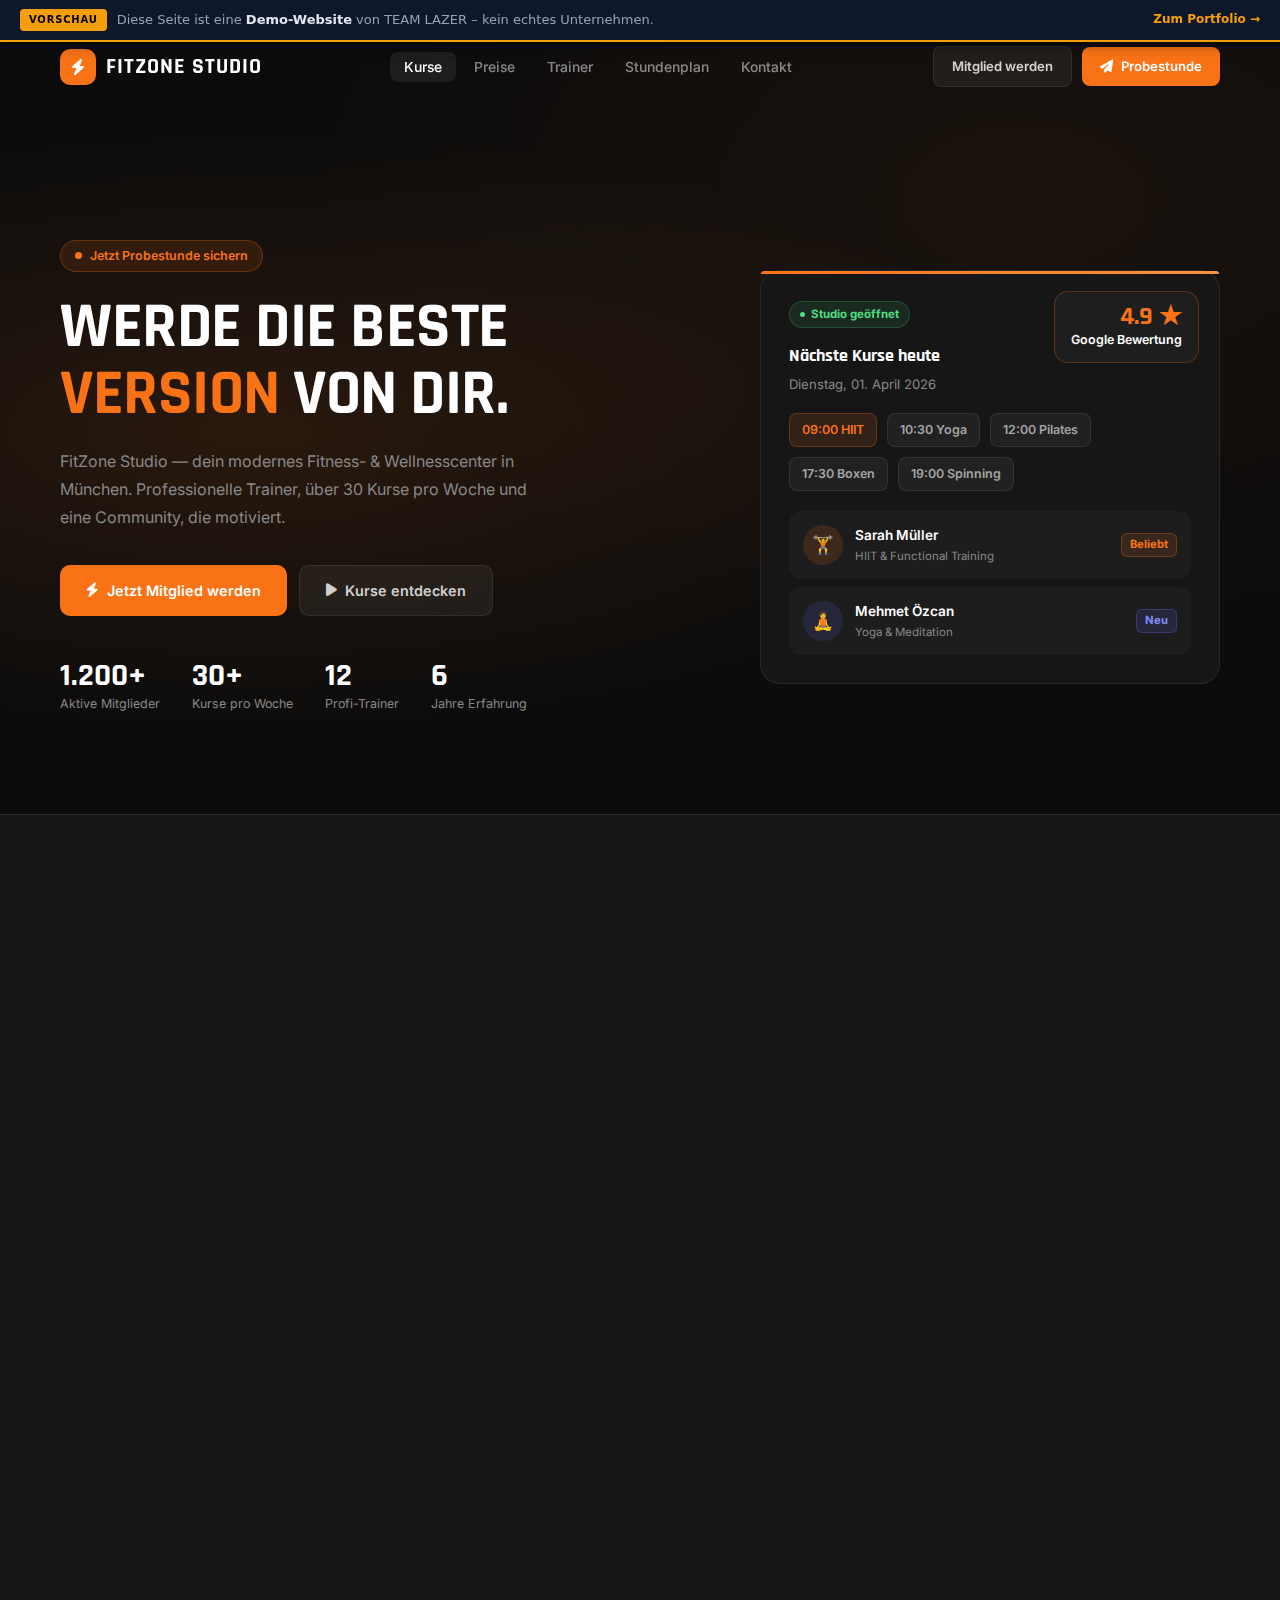
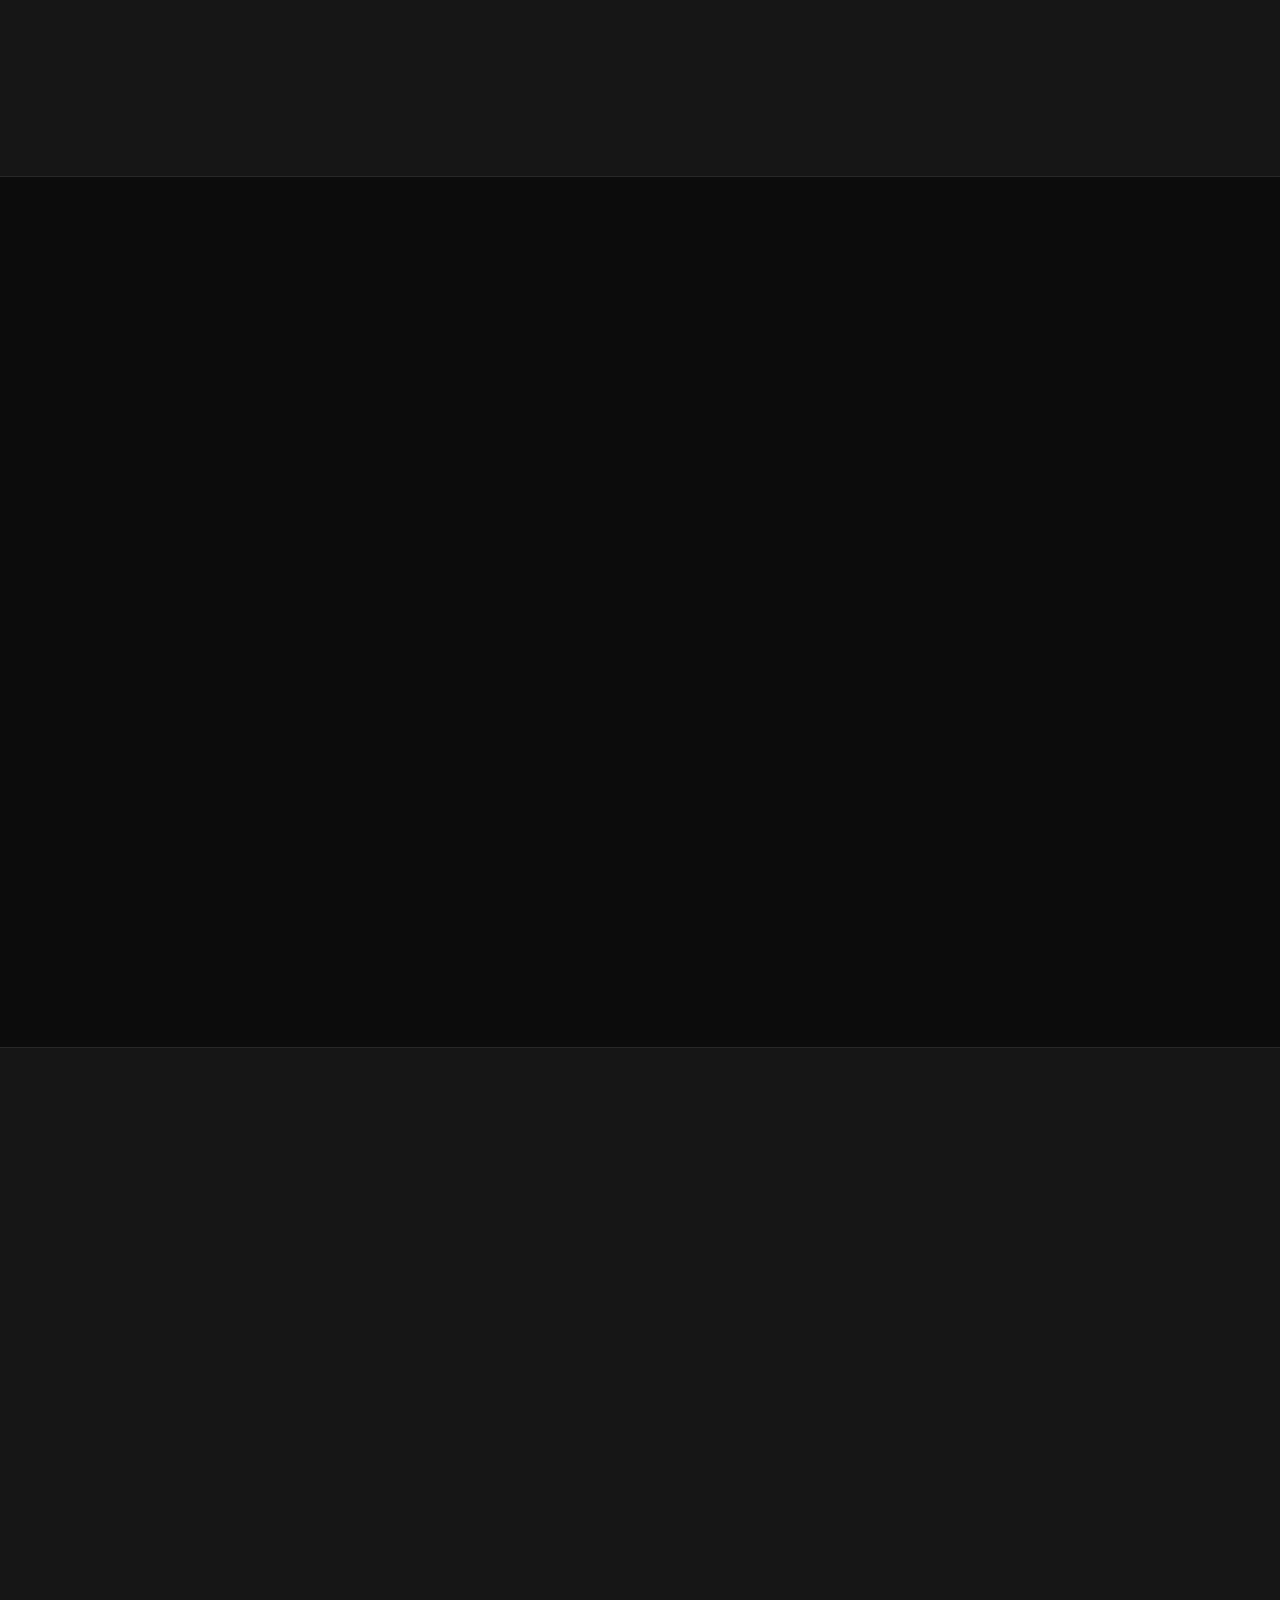
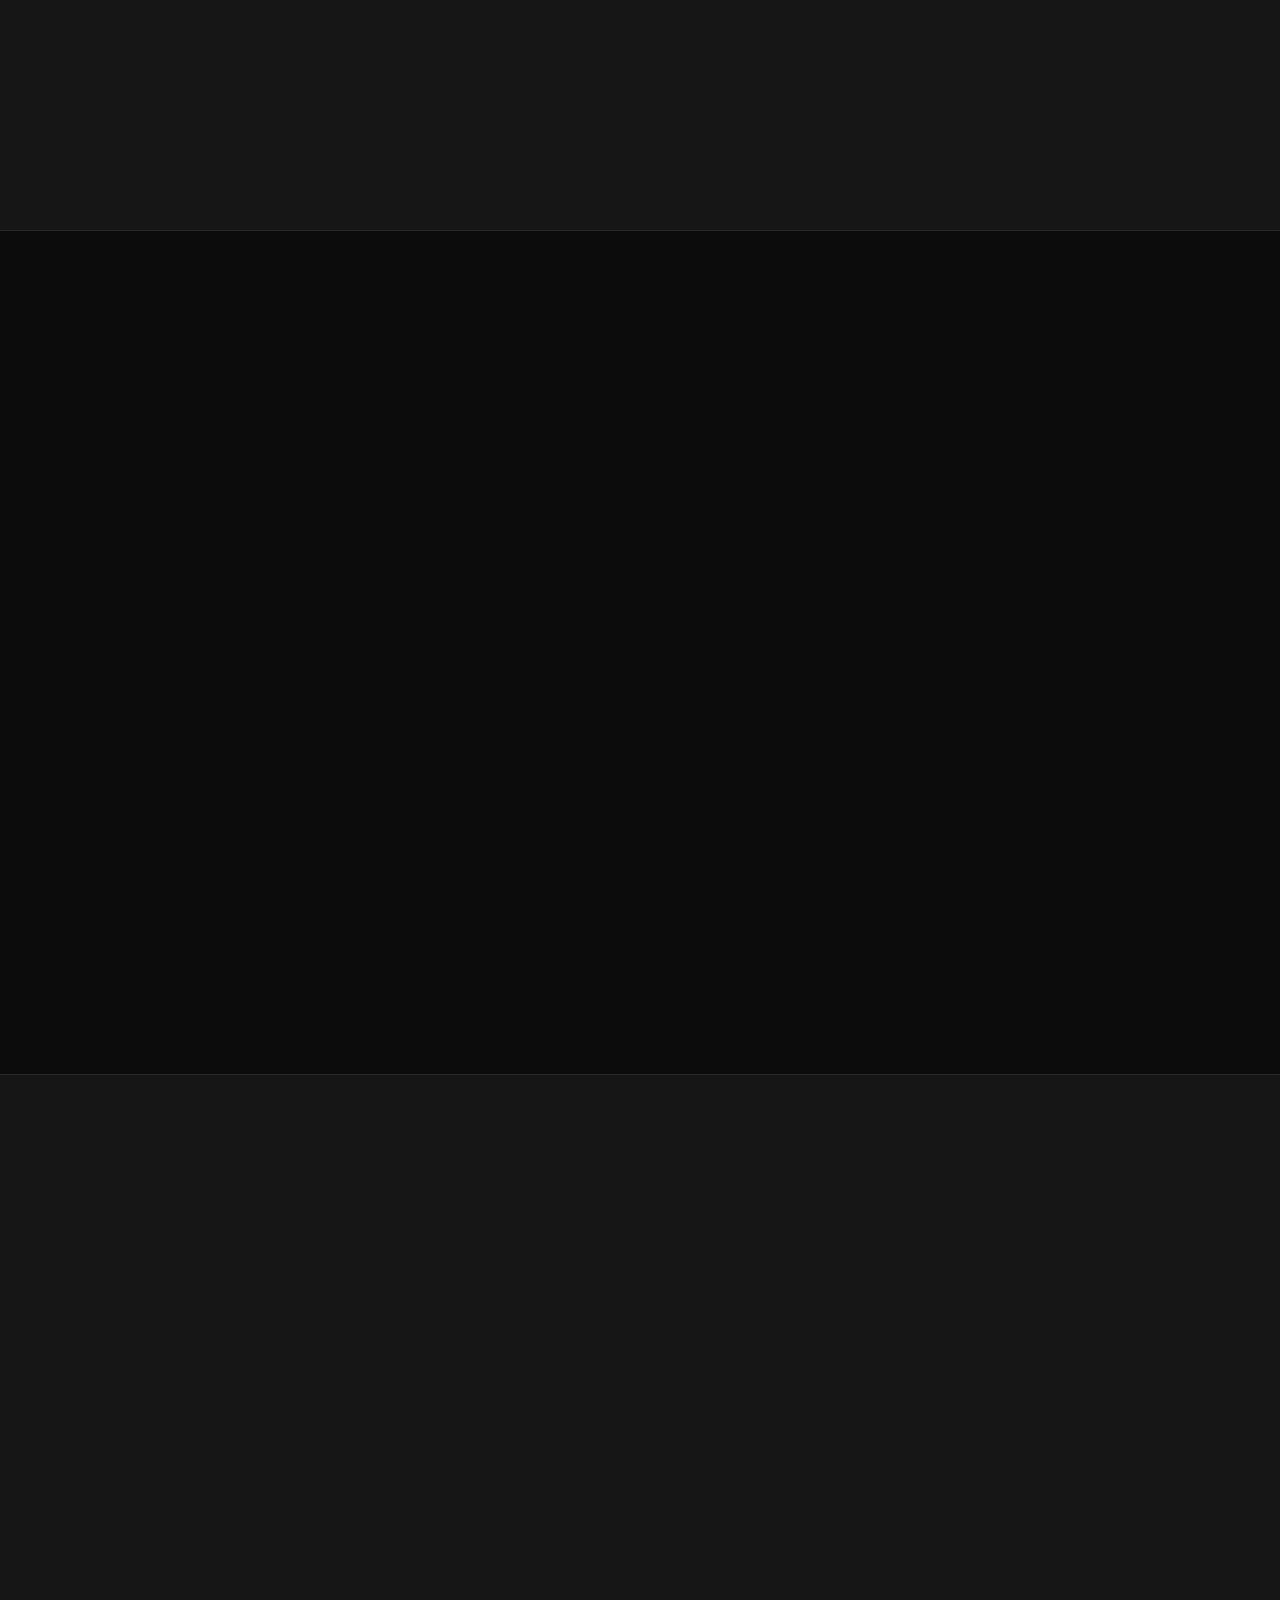
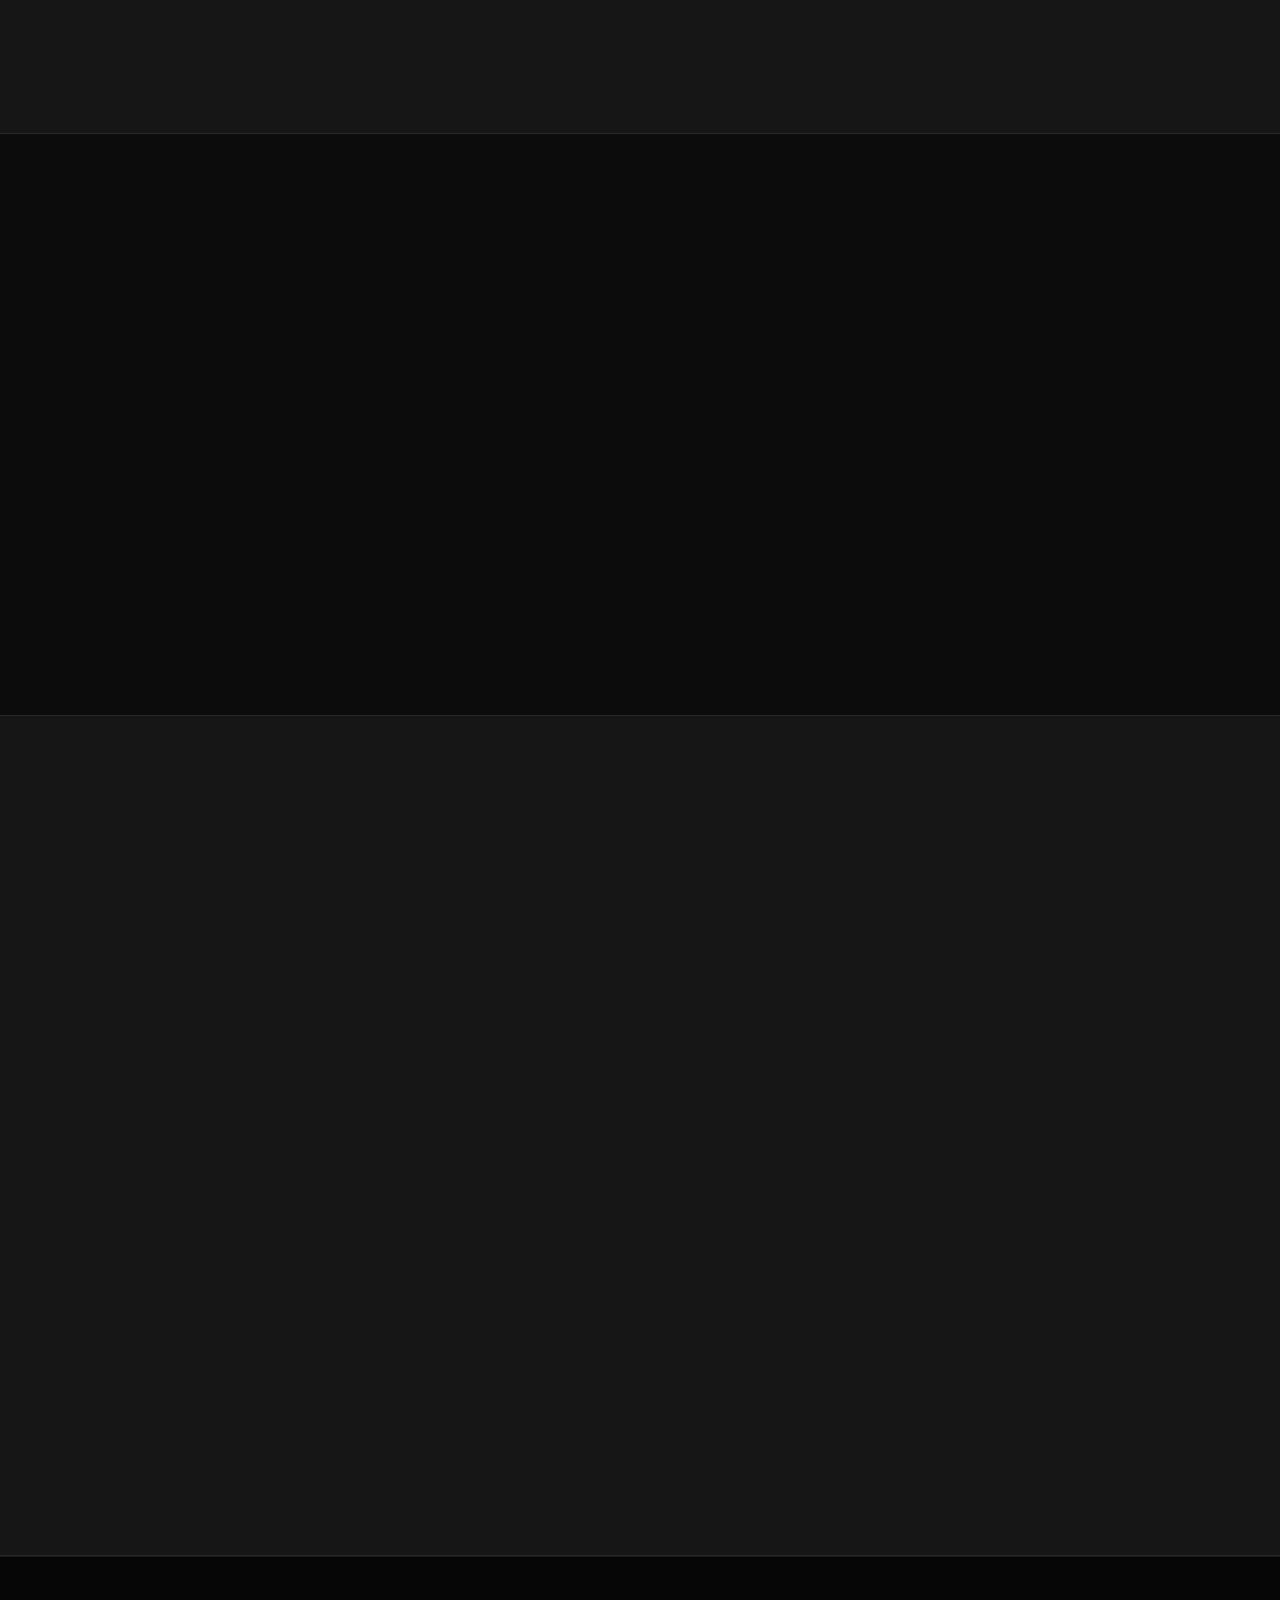
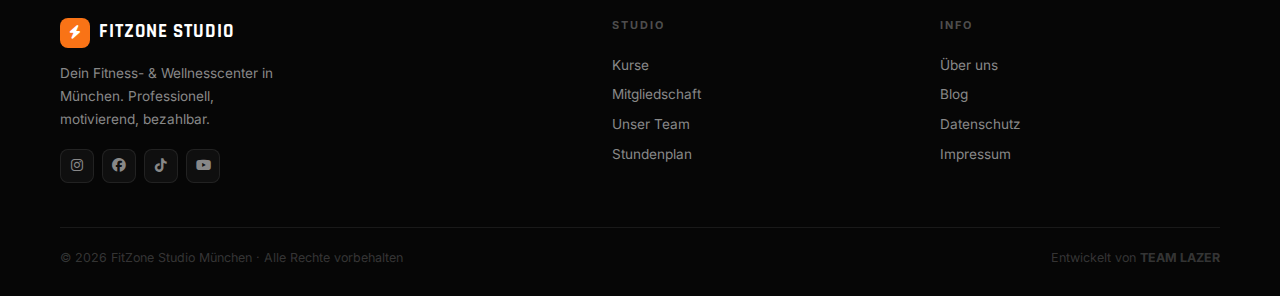
<file: public/projects/fitzone-studio/index.html>
<!DOCTYPE html>
<html lang="de">
<head>
  <meta charset="UTF-8" />
  <meta name="viewport" content="width=device-width, initial-scale=1.0" />
  <title>FitZone Studio – Dein Fitness- & Wellnesscenter</title>
  <link rel="preconnect" href="https://fonts.googleapis.com" />
  <link href="https://fonts.googleapis.com/css2?family=Inter:wght@300;400;500;600;700&family=Rajdhani:wght@700;800&display=swap" rel="stylesheet" />
  <link rel="stylesheet" href="https://cdnjs.cloudflare.com/ajax/libs/font-awesome/6.5.0/css/all.min.css" />
  <style>
    *, *::before, *::after { box-sizing: border-box; margin: 0; padding: 0; }
    :root {
      --orange: #f97316;
      --orange-dim: rgba(249,115,22,0.12);
      --orange-border: rgba(249,115,22,0.28);
      --bg: #0c0c0c;
      --surface: #161616;
      --surface2: #1e1e1e;
      --border: rgba(255,255,255,0.08);
      --text: #fff;
      --muted: #888;
      --nav-h: 68px;
    }
    html { scroll-behavior: smooth; overflow-x: hidden; }
    body { background: var(--bg); color: var(--text); font-family: 'Inter', sans-serif; line-height: 1.6; overflow-x: hidden; }
    a { color: inherit; text-decoration: none; }
    ul { list-style: none; }
    img { max-width: 100%; }
    button { font-family: inherit; cursor: pointer; border: none; }
    .container { width: min(92%, 1160px); margin: 0 auto; }

    /* BUTTONS */
    .btn { display: inline-flex; align-items: center; gap: 8px; padding: 13px 26px; border-radius: 10px; font-size: 0.9rem; font-weight: 600; transition: .22s; cursor: pointer; border: none; white-space: nowrap; }
    .btn-primary { background: var(--orange); color: #fff; }
    .btn-primary:hover { background: #ea6c0a; transform: translateY(-2px); box-shadow: 0 8px 28px rgba(249,115,22,.4); }
    .btn-secondary { background: rgba(255,255,255,.06); color: rgba(255,255,255,.8); border: 1px solid var(--border); }
    .btn-secondary:hover { background: rgba(255,255,255,.1); color: #fff; transform: translateY(-2px); }
    .btn-sm { padding: 9px 18px; font-size: 0.82rem; border-radius: 8px; }

    /* NAVBAR */
    nav.navbar {
      position: fixed; top: 46px; left: 0; right: 0; z-index: 1000;
      height: var(--nav-h);
      transition: background .3s, backdrop-filter .3s, box-shadow .3s;
    }
    nav.navbar.scrolled { background: rgba(12,12,12,.92); backdrop-filter: blur(18px); box-shadow: 0 1px 0 var(--border); }
    .nav-inner { height: 100%; display: flex; align-items: center; justify-content: space-between; gap: 24px; }
    .nav-logo { display: flex; align-items: center; gap: 10px; font-family: 'Rajdhani', sans-serif; font-size: 1.4rem; font-weight: 800; letter-spacing: 1px; text-transform: uppercase; }
    .nav-logo .logo-icon { width: 36px; height: 36px; border-radius: 10px; background: var(--orange); display: flex; align-items: center; justify-content: center; font-size: 1rem; color: #fff; }
    .nav-links { display: flex; align-items: center; gap: 4px; }
    .nav-links a { padding: 7px 14px; border-radius: 8px; font-size: 0.87rem; font-weight: 500; color: rgba(255,255,255,.5); transition: .2s; }
    .nav-links a:hover, .nav-links a.active { color: #fff; background: rgba(255,255,255,.07); }
    .nav-cta { display: flex; align-items: center; gap: 10px; }
    .burger { display: none; flex-direction: column; gap: 5px; width: 36px; height: 36px; padding: 6px; border-radius: 8px; background: rgba(255,255,255,.06); border: 1px solid var(--border); cursor: pointer; }
    .burger span { display: block; height: 2px; background: rgba(255,255,255,.8); border-radius: 2px; transition: .3s; }

    /* MOBILE NAV */
    .mobile-nav { display: none; flex-direction: column; gap: 4px; padding: 12px 0 16px; border-top: 1px solid var(--border); margin-top: 8px; }
    .mobile-nav a { padding: 12px 16px; border-radius: 10px; font-size: 0.95rem; font-weight: 500; color: rgba(255,255,255,.6); transition: .2s; display: block; }
    .mobile-nav a:hover { color: #fff; background: rgba(255,255,255,.06); }
    .mobile-nav .btn { width: 100%; justify-content: center; margin-top: 8px; }
    .mobile-open .mobile-nav { display: flex; }

    /* HERO */
    .hero {
      padding-top: calc(var(--nav-h) + 80px + 46px); padding-bottom: 100px;
      position: relative; overflow: hidden;
      background: radial-gradient(ellipse at 20% 50%, rgba(249,115,22,.12) 0%, transparent 55%),
                  radial-gradient(ellipse at 80% 20%, rgba(249,115,22,.06) 0%, transparent 50%);
    }
    .hero-inner { display: grid; grid-template-columns: 1fr 460px; gap: 64px; align-items: center; }
    .hero-tag { display: inline-flex; align-items: center; gap: 8px; font-size: 0.78rem; font-weight: 600; color: var(--orange); background: var(--orange-dim); border: 1px solid var(--orange-border); border-radius: 20px; padding: 5px 14px; margin-bottom: 22px; }
    .hero-tag .dot { width: 7px; height: 7px; border-radius: 50%; background: var(--orange); animation: pulse 2.2s infinite; }
    @keyframes pulse { 0%,100%{opacity:1;transform:scale(1);}50%{opacity:.5;transform:scale(.8);} }
    h1.hero-h1 { font-family: 'Rajdhani', sans-serif; font-size: clamp(2.6rem,5.5vw,4rem); font-weight: 800; text-transform: uppercase; line-height: 1.04; letter-spacing: -0.5px; margin-bottom: 20px; }
    h1.hero-h1 span { color: var(--orange); }
    .hero-sub { color: var(--muted); font-size: 1rem; line-height: 1.75; max-width: 480px; margin-bottom: 34px; }
    .hero-btns { display: flex; gap: 12px; flex-wrap: wrap; margin-bottom: 44px; }
    .hero-stats { display: flex; gap: 32px; }
    .hstat-val { font-family: 'Rajdhani', sans-serif; font-size: 2rem; font-weight: 800; color: #fff; line-height: 1; }
    .hstat-label { font-size: 0.78rem; color: var(--muted); margin-top: 2px; }

    /* Hero visual */
    .hero-visual { position: relative; }
    .hero-card {
      background: var(--surface); border: 1px solid var(--border);
      border-radius: 20px; padding: 28px; position: relative;
    }
    .hero-card::before { content: ''; position: absolute; top: 0; left: 0; right: 0; height: 3px; background: linear-gradient(90deg, var(--orange), #fb923c); border-radius: 20px 20px 0 0; }
    .hc-badge { display: inline-flex; align-items: center; gap: 6px; font-size: 0.72rem; font-weight: 700; color: #4ade80; background: rgba(74,222,128,.1); border: 1px solid rgba(74,222,128,.2); border-radius: 20px; padding: 3px 10px; margin-bottom: 14px; }
    .hc-badge span { width: 5px; height: 5px; border-radius: 50%; background: #4ade80; animation: pulse 2s infinite; }
    .hc-title { font-family: 'Rajdhani', sans-serif; font-size: 1.1rem; font-weight: 700; margin-bottom: 4px; }
    .hc-sub { font-size: 0.82rem; color: var(--muted); margin-bottom: 18px; }
    .class-row { display: flex; gap: 10px; flex-wrap: wrap; margin-bottom: 20px; }
    .class-chip { padding: 6px 12px; border-radius: 8px; font-size: 0.78rem; font-weight: 600; background: rgba(255,255,255,.05); border: 1px solid var(--border); color: rgba(255,255,255,.6); }
    .class-chip.active { background: var(--orange-dim); border-color: var(--orange-border); color: var(--orange); }
    .trainer-row { display: flex; align-items: center; gap: 12px; padding: 14px; background: rgba(255,255,255,.03); border-radius: 12px; }
    .trainer-avatar { width: 40px; height: 40px; border-radius: 50%; display: flex; align-items: center; justify-content: center; font-size: 1.1rem; flex-shrink: 0; }
    .trainer-avatar.bg1 { background: rgba(249,115,22,.15); }
    .trainer-avatar.bg2 { background: rgba(99,102,241,.15); }
    .trainer-info { flex: 1; }
    .trainer-name { font-size: 0.85rem; font-weight: 600; }
    .trainer-role { font-size: 0.72rem; color: var(--muted); }
    .trainer-tag { font-size: 0.7rem; font-weight: 700; color: var(--orange); background: var(--orange-dim); border: 1px solid var(--orange-border); border-radius: 6px; padding: 2px 8px; }
    .hero-float { position: absolute; top: 20px; right: 20px; background: var(--surface2); border: 1px solid var(--orange-border); border-radius: 14px; padding: 12px 16px; font-size: 0.78rem; font-weight: 600; text-align: right; }
    .hero-float-val { font-family: 'Rajdhani', sans-serif; font-size: 1.6rem; font-weight: 800; color: var(--orange); line-height: 1; }

    /* CLASSES */
    .section { padding: 90px 0; }
    .section-alt { background: var(--surface); border-top: 1px solid var(--border); border-bottom: 1px solid var(--border); }
    .section-tag-el { display: inline-block; font-size: 0.68rem; font-weight: 700; letter-spacing: 2.5px; text-transform: uppercase; color: var(--orange); background: var(--orange-dim); border: 1px solid var(--orange-border); border-radius: 4px; padding: 4px 12px; margin-bottom: 14px; }
    .section-head { text-align: center; margin-bottom: 56px; }
    .section-head h2 { font-family: 'Rajdhani', sans-serif; font-size: clamp(1.8rem,4vw,2.6rem); font-weight: 800; text-transform: uppercase; margin-bottom: 10px; }
    .section-head h2 em { font-style: normal; color: var(--orange); }
    .section-head p { color: var(--muted); max-width: 460px; margin: 0 auto; font-size: 0.95rem; }

    .classes-grid { display: grid; grid-template-columns: repeat(3, 1fr); gap: 18px; }
    .class-card { background: var(--surface2); border: 1px solid var(--border); border-radius: 16px; padding: 28px 24px; transition: .25s; cursor: pointer; position: relative; overflow: hidden; }
    .class-card::after { content: ''; position: absolute; bottom: 0; left: 0; right: 0; height: 2px; background: linear-gradient(90deg, var(--orange), transparent); opacity: 0; transition: .25s; }
    .class-card:hover { border-color: rgba(249,115,22,.35); transform: translateY(-4px); box-shadow: 0 14px 36px rgba(0,0,0,.4); }
    .class-card:hover::after { opacity: 1; }
    .class-icon { width: 52px; height: 52px; border-radius: 14px; background: var(--orange-dim); border: 1px solid var(--orange-border); display: flex; align-items: center; justify-content: center; font-size: 1.3rem; color: var(--orange); margin-bottom: 16px; }
    .class-level { font-size: 0.68rem; font-weight: 700; letter-spacing: .5px; color: var(--orange); margin-bottom: 8px; text-transform: uppercase; }
    .class-card h3 { font-family: 'Rajdhani', sans-serif; font-size: 1.2rem; font-weight: 700; margin-bottom: 8px; }
    .class-card p { font-size: 0.83rem; color: var(--muted); line-height: 1.65; margin-bottom: 16px; }
    .class-meta { display: flex; gap: 14px; font-size: 0.78rem; color: rgba(255,255,255,.4); }
    .class-meta i { color: var(--orange); margin-right: 4px; }

    /* PRICING */
    .pricing-grid { display: grid; grid-template-columns: repeat(3, 1fr); gap: 20px; max-width: 880px; margin: 0 auto; }
    .price-card { background: var(--surface2); border: 1px solid var(--border); border-radius: 20px; padding: 36px 28px; position: relative; }
    .price-card.popular { border-color: var(--orange-border); background: linear-gradient(135deg, rgba(249,115,22,.08), rgba(249,115,22,.03)); }
    .popular-badge { position: absolute; top: -13px; left: 50%; transform: translateX(-50%); font-size: 0.7rem; font-weight: 700; letter-spacing: .5px; color: #fff; background: var(--orange); border-radius: 20px; padding: 3px 14px; white-space: nowrap; }
    .price-name { font-family: 'Rajdhani', sans-serif; font-size: 0.85rem; font-weight: 700; text-transform: uppercase; letter-spacing: 1.5px; color: var(--orange); margin-bottom: 16px; }
    .price-val { font-family: 'Rajdhani', sans-serif; font-size: 3rem; font-weight: 800; line-height: 1; }
    .price-val sup { font-size: 1.2rem; font-weight: 600; vertical-align: top; margin-top: 8px; color: var(--muted); }
    .price-val span { font-size: 1rem; font-weight: 400; color: var(--muted); }
    .price-desc { font-size: 0.82rem; color: var(--muted); margin: 10px 0 22px; line-height: 1.5; }
    .price-list { display: flex; flex-direction: column; gap: 10px; margin-bottom: 28px; }
    .price-list li { display: flex; align-items: center; gap: 10px; font-size: 0.85rem; color: rgba(255,255,255,.7); }
    .price-list li i { color: var(--orange); font-size: 0.75rem; flex-shrink: 0; }
    .price-list li.off { color: rgba(255,255,255,.25); }
    .price-list li.off i { color: rgba(255,255,255,.2); }
    .price-card .btn { width: 100%; justify-content: center; }

    /* TRAINERS */
    .trainers-grid { display: grid; grid-template-columns: repeat(4, 1fr); gap: 20px; }
    .trainer-card { background: var(--surface2); border: 1px solid var(--border); border-radius: 18px; overflow: hidden; text-align: center; transition: .25s; }
    .trainer-card:hover { border-color: rgba(249,115,22,.3); transform: translateY(-4px); }
    .trainer-img { height: 200px; background: linear-gradient(135deg, rgba(249,115,22,.12), rgba(249,115,22,.05)); display: flex; align-items: center; justify-content: center; font-size: 4rem; }
    .trainer-body { padding: 18px; }
    .trainer-card h4 { font-family: 'Rajdhani', sans-serif; font-size: 1.05rem; font-weight: 700; margin-bottom: 4px; }
    .trainer-card .spec { font-size: 0.78rem; color: var(--orange); font-weight: 600; margin-bottom: 10px; }
    .trainer-card p { font-size: 0.8rem; color: var(--muted); line-height: 1.6; }
    .trainer-social { display: flex; justify-content: center; gap: 8px; margin-top: 12px; }
    .trainer-social a { width: 30px; height: 30px; border-radius: 8px; background: rgba(255,255,255,.05); border: 1px solid var(--border); display: flex; align-items: center; justify-content: center; font-size: 0.78rem; color: var(--muted); transition: .2s; }
    .trainer-social a:hover { color: var(--orange); border-color: var(--orange-border); background: var(--orange-dim); }

    /* TESTIMONIALS */
    .testimonials-grid { display: grid; grid-template-columns: repeat(3, 1fr); gap: 20px; }
    .testi-card { background: var(--surface2); border: 1px solid var(--border); border-radius: 18px; padding: 28px; }
    .testi-stars { color: var(--orange); font-size: 0.85rem; margin-bottom: 14px; letter-spacing: 2px; }
    .testi-text { font-size: 0.88rem; color: rgba(255,255,255,.7); line-height: 1.75; margin-bottom: 20px; font-style: italic; }
    .testi-author { display: flex; align-items: center; gap: 12px; }
    .testi-avatar { width: 40px; height: 40px; border-radius: 50%; background: var(--orange-dim); border: 2px solid var(--orange-border); display: flex; align-items: center; justify-content: center; font-size: 1rem; flex-shrink: 0; }
    .testi-name { font-size: 0.88rem; font-weight: 600; }
    .testi-meta { font-size: 0.73rem; color: var(--muted); }

    /* SCHEDULE */
    .schedule-table { width: 100%; border-collapse: collapse; font-size: 0.85rem; }
    .schedule-table th { text-align: left; padding: 12px 16px; background: var(--surface2); border-bottom: 1px solid var(--border); font-size: 0.75rem; font-weight: 700; text-transform: uppercase; letter-spacing: 1px; color: var(--muted); }
    .schedule-table td { padding: 14px 16px; border-bottom: 1px solid rgba(255,255,255,.04); vertical-align: middle; }
    .schedule-table tr:last-child td { border-bottom: none; }
    .schedule-table tr:hover td { background: rgba(255,255,255,.02); }
    .sched-class { font-weight: 600; }
    .sched-tag { display: inline-block; font-size: 0.68rem; font-weight: 700; padding: 2px 8px; border-radius: 6px; }
    .sched-tag.c1 { color: var(--orange); background: var(--orange-dim); border: 1px solid var(--orange-border); }
    .sched-tag.c2 { color: #60a5fa; background: rgba(37,99,235,.12); border: 1px solid rgba(37,99,235,.25); }
    .sched-tag.c3 { color: #34d399; background: rgba(16,185,129,.12); border: 1px solid rgba(16,185,129,.25); }
    .sched-tag.c4 { color: #f472b6; background: rgba(244,114,182,.12); border: 1px solid rgba(244,114,182,.25); }

    /* CTA */
    .cta-box { background: linear-gradient(135deg, rgba(249,115,22,.12), rgba(249,115,22,.04)); border: 1px solid var(--orange-border); border-radius: 24px; padding: 72px 48px; text-align: center; position: relative; overflow: hidden; }
    .cta-box::before { content: ''; position: absolute; top: -60px; left: 50%; transform: translateX(-50%); width: 400px; height: 300px; background: radial-gradient(ellipse, rgba(249,115,22,.18), transparent 70%); pointer-events: none; }
    .cta-box h2 { font-family: 'Rajdhani', sans-serif; font-size: clamp(2rem,4vw,2.8rem); font-weight: 800; text-transform: uppercase; margin-bottom: 14px; }
    .cta-box h2 em { font-style: normal; color: var(--orange); }
    .cta-box p { color: var(--muted); max-width: 440px; margin: 0 auto 28px; font-size: 0.95rem; }
    .cta-btns { display: flex; justify-content: center; gap: 12px; flex-wrap: wrap; }

    /* CONTACT */
    .contact-grid { display: grid; grid-template-columns: 1fr 1fr; gap: 60px; align-items: start; }
    .contact-info h3 { font-family: 'Rajdhani', sans-serif; font-size: 1.6rem; font-weight: 700; margin-bottom: 16px; }
    .contact-info p { color: var(--muted); font-size: 0.9rem; line-height: 1.75; margin-bottom: 28px; }
    .info-items { display: flex; flex-direction: column; gap: 16px; margin-bottom: 28px; }
    .info-item { display: flex; align-items: flex-start; gap: 14px; }
    .info-icon { width: 40px; height: 40px; border-radius: 10px; background: var(--orange-dim); border: 1px solid var(--orange-border); display: flex; align-items: center; justify-content: center; font-size: 0.9rem; color: var(--orange); flex-shrink: 0; }
    .info-label { font-size: 0.75rem; color: var(--muted); font-weight: 600; text-transform: uppercase; letter-spacing: .5px; }
    .info-val { font-size: 0.9rem; color: #fff; margin-top: 2px; }
    .hours-grid { display: grid; grid-template-columns: 1fr 1fr; gap: 8px; background: var(--surface2); border: 1px solid var(--border); border-radius: 14px; padding: 18px; }
    .hours-row { display: flex; justify-content: space-between; font-size: 0.83rem; }
    .hours-row .day { color: var(--muted); }
    .hours-row .time { font-weight: 600; }
    .form-group { margin-bottom: 16px; }
    .form-group label { display: block; font-size: 0.8rem; font-weight: 600; color: rgba(255,255,255,.55); margin-bottom: 7px; }
    .form-group input, .form-group select, .form-group textarea { width: 100%; padding: 11px 14px; background: rgba(255,255,255,.04); border: 1px solid var(--border); border-radius: 10px; color: #fff; font-family: 'Inter', sans-serif; font-size: 0.9rem; transition: .2s; }
    .form-group input:focus, .form-group select:focus, .form-group textarea:focus { outline: none; border-color: var(--orange); background: rgba(249,115,22,.05); box-shadow: 0 0 0 3px rgba(249,115,22,.12); }
    .form-group input::placeholder, .form-group textarea::placeholder { color: rgba(255,255,255,.2); }
    .form-group select option { background: #1e1e1e; }
    .form-group textarea { resize: vertical; min-height: 110px; }
    .form-row { display: grid; grid-template-columns: 1fr 1fr; gap: 12px; }

    /* FOOTER */
    footer { background: rgba(0,0,0,.5); border-top: 1px solid var(--border); padding: 60px 0 28px; }
    .footer-grid { display: grid; grid-template-columns: 1.8fr 1fr 1fr; gap: 48px; margin-bottom: 44px; }
    .footer-brand .logo { display: flex; align-items: center; gap: 9px; font-family: 'Rajdhani', sans-serif; font-size: 1.2rem; font-weight: 800; letter-spacing: 1px; text-transform: uppercase; margin-bottom: 14px; }
    .footer-brand p { color: var(--muted); font-size: 0.85rem; line-height: 1.7; max-width: 220px; margin-bottom: 18px; }
    .footer-social { display: flex; gap: 8px; }
    .footer-social a { width: 34px; height: 34px; border-radius: 8px; background: rgba(255,255,255,.04); border: 1px solid var(--border); display: flex; align-items: center; justify-content: center; font-size: 0.85rem; color: var(--muted); transition: .2s; }
    .footer-social a:hover { background: var(--orange-dim); color: var(--orange); border-color: var(--orange-border); }
    .footer-col h5 { font-size: 0.68rem; font-weight: 700; letter-spacing: 2px; text-transform: uppercase; color: rgba(255,255,255,.3); margin-bottom: 16px; }
    .footer-col a { display: block; color: var(--muted); font-size: 0.85rem; padding: 4px 0; transition: .2s; }
    .footer-col a:hover { color: #fff; }
    .footer-bottom { border-top: 1px solid var(--border); padding-top: 20px; display: flex; align-items: center; justify-content: space-between; font-size: 0.78rem; color: rgba(255,255,255,.2); flex-wrap: wrap; gap: 12px; }

    /* SCROLL ANIMATION */
    .reveal { opacity: 0; transform: translateY(22px); transition: opacity .6s ease, transform .6s ease; }
    .reveal.vis { opacity: 1; transform: none; }

    /* RESPONSIVE */
    @media (max-width: 900px) {
      .hero-inner { grid-template-columns: 1fr; gap: 40px; }
      .hero-visual { display: none; }
      .classes-grid { grid-template-columns: 1fr 1fr; }
      .trainers-grid { grid-template-columns: 1fr 1fr; }
      .testimonials-grid { grid-template-columns: 1fr; }
      .contact-grid { grid-template-columns: 1fr; gap: 36px; }
      .nav-links, .nav-cta .btn-secondary { display: none; }
      .burger { display: flex; }
      .footer-grid { grid-template-columns: 1fr 1fr; }
      .footer-brand { grid-column: 1 / -1; }
    }
    @media (max-width: 600px) {
      .hero-stats { gap: 20px; }
      .classes-grid { grid-template-columns: 1fr; }
      .pricing-grid { grid-template-columns: 1fr; }
      .trainers-grid { grid-template-columns: 1fr 1fr; }
      .cta-box { padding: 44px 22px; }
      .form-row { grid-template-columns: 1fr; }
      .footer-grid { grid-template-columns: 1fr; }
    }
  </style>
</head>
<body>

<!-- DEMO BANNER -->
<div style="position:fixed;top:0;left:0;right:0;z-index:99999;background:#0f172a;border-bottom:2px solid #f59e0b;padding:9px 20px;display:flex;align-items:center;justify-content:space-between;gap:16px;font-family:system-ui,-apple-system,sans-serif;font-size:13px;color:#e2e8f0;box-shadow:0 2px 14px rgba(0,0,0,.5);">
  <div style="display:flex;align-items:center;gap:10px;flex-wrap:wrap;">
    <span style="background:#f59e0b;color:#000;font-weight:800;font-size:10px;padding:3px 9px;border-radius:4px;letter-spacing:.8px;text-transform:uppercase;">Vorschau</span>
    <span style="color:#94a3b8;">Diese Seite ist eine <strong style="color:#e2e8f0;">Demo-Website</strong> von TEAM LAZER – kein echtes Unternehmen.</span>
  </div>
  <a href="https://team-lazer.de/portfolio" target="_blank" rel="noopener" style="color:#f59e0b;font-weight:600;white-space:nowrap;text-decoration:none;font-size:12px;flex-shrink:0;">Zum Portfolio →</a>
</div>
<div style="height:46px;"></div>
<!-- END DEMO BANNER -->

<!-- NAVBAR -->
<nav class="navbar" id="navbar">
  <div class="container">
    <div class="nav-inner">
      <a href="#" class="nav-logo">
        <div class="logo-icon"><i class="fa-solid fa-bolt"></i></div>
        FitZone Studio
      </a>
      <ul class="nav-links">
        <li><a href="#kurse" class="active">Kurse</a></li>
        <li><a href="#preise">Preise</a></li>
        <li><a href="#trainer">Trainer</a></li>
        <li><a href="#stundenplan">Stundenplan</a></li>
        <li><a href="#kontakt">Kontakt</a></li>
      </ul>
      <div class="nav-cta">
        <a href="#preise" class="btn btn-secondary btn-sm">Mitglied werden</a>
        <a href="#kontakt" class="btn btn-primary btn-sm"><i class="fa-solid fa-paper-plane"></i> Probestunde</a>
        <button class="burger" id="burger" aria-label="Menü">
          <span></span><span></span><span></span>
        </button>
      </div>
    </div>
    <ul class="mobile-nav" id="mobile-nav">
      <li><a href="#kurse">Kurse</a></li>
      <li><a href="#preise">Preise</a></li>
      <li><a href="#trainer">Trainer</a></li>
      <li><a href="#stundenplan">Stundenplan</a></li>
      <li><a href="#kontakt">Kontakt</a></li>
      <li><a href="#kontakt" class="btn btn-primary">Kostenlose Probestunde</a></li>
    </ul>
  </div>
</nav>

<!-- HERO -->
<section class="hero" id="hero">
  <div class="container">
    <div class="hero-inner">
      <div class="hero-text">
        <div class="hero-tag"><span class="dot"></span> Jetzt Probestunde sichern</div>
        <h1 class="hero-h1">Werde die beste<br><span>Version</span> von dir.</h1>
        <p class="hero-sub">FitZone Studio — dein modernes Fitness- & Wellnesscenter in München. Professionelle Trainer, über 30 Kurse pro Woche und eine Community, die motiviert.</p>
        <div class="hero-btns">
          <a href="#preise" class="btn btn-primary"><i class="fa-solid fa-bolt"></i> Jetzt Mitglied werden</a>
          <a href="#kurse" class="btn btn-secondary"><i class="fa-solid fa-play"></i> Kurse entdecken</a>
        </div>
        <div class="hero-stats">
          <div><div class="hstat-val">1.200+</div><div class="hstat-label">Aktive Mitglieder</div></div>
          <div><div class="hstat-val">30+</div><div class="hstat-label">Kurse pro Woche</div></div>
          <div><div class="hstat-val">12</div><div class="hstat-label">Profi-Trainer</div></div>
          <div><div class="hstat-val">6</div><div class="hstat-label">Jahre Erfahrung</div></div>
        </div>
      </div>
      <div class="hero-visual">
        <div class="hero-card">
          <div class="hero-float"><div class="hero-float-val">4.9 ★</div>Google Bewertung</div>
          <div class="hc-badge"><span></span> Studio geöffnet</div>
          <div class="hc-title">Nächste Kurse heute</div>
          <div class="hc-sub">Dienstag, 01. April 2026</div>
          <div class="class-row">
            <div class="class-chip active">09:00 HIIT</div>
            <div class="class-chip">10:30 Yoga</div>
            <div class="class-chip">12:00 Pilates</div>
            <div class="class-chip">17:30 Boxen</div>
            <div class="class-chip">19:00 Spinning</div>
          </div>
          <div class="trainer-row">
            <div class="trainer-avatar bg1">🏋️</div>
            <div class="trainer-info">
              <div class="trainer-name">Sarah Müller</div>
              <div class="trainer-role">HIIT & Functional Training</div>
            </div>
            <div class="trainer-tag">Beliebt</div>
          </div>
          <div class="trainer-row" style="margin-top:8px">
            <div class="trainer-avatar bg2">🧘</div>
            <div class="trainer-info">
              <div class="trainer-name">Mehmet Özcan</div>
              <div class="trainer-role">Yoga & Meditation</div>
            </div>
            <div class="trainer-tag" style="background:rgba(99,102,241,.15);border-color:rgba(99,102,241,.3);color:#818cf8">Neu</div>
          </div>
        </div>
      </div>
    </div>
  </div>
</section>

<!-- KURSE -->
<section class="section section-alt" id="kurse">
  <div class="container">
    <div class="section-head reveal">
      <div class="section-tag-el">Kursangebot</div>
      <h2>Finde deinen <em>perfekten Kurs</em></h2>
      <p>Von entspanntem Yoga bis intensivem HIIT – für jedes Fitnesslevel das Richtige.</p>
    </div>
    <div class="classes-grid">
      <div class="class-card reveal">
        <div class="class-icon"><i class="fa-solid fa-fire"></i></div>
        <div class="class-level">Fortgeschritten</div>
        <h3>HIIT Training</h3>
        <p>Hochintensives Intervalltraining für maximalen Kalorienverbrauch. Effektiv, kurz und knackig.</p>
        <div class="class-meta"><span><i class="fa-regular fa-clock"></i>45 Min.</span><span><i class="fa-solid fa-users"></i>max. 16</span><span><i class="fa-solid fa-calendar"></i>5× wöchentlich</span></div>
      </div>
      <div class="class-card reveal">
        <div class="class-icon" style="background:rgba(99,102,241,.12);border-color:rgba(99,102,241,.25);"><i class="fa-solid fa-spa" style="color:#818cf8"></i></div>
        <div class="class-level" style="color:#818cf8">Alle Level</div>
        <h3>Yoga Flow</h3>
        <p>Verbinde Körper und Geist. Stärke deine Flexibilität und finde innere Balance.</p>
        <div class="class-meta"><span><i class="fa-regular fa-clock"></i>60 Min.</span><span><i class="fa-solid fa-users"></i>max. 20</span><span><i class="fa-solid fa-calendar"></i>6× wöchentlich</span></div>
      </div>
      <div class="class-card reveal">
        <div class="class-icon" style="background:rgba(16,185,129,.12);border-color:rgba(16,185,129,.25);"><i class="fa-solid fa-dumbbell" style="color:#34d399"></i></div>
        <div class="class-level" style="color:#34d399">Einsteiger–Profi</div>
        <h3>Krafttraining</h3>
        <p>Gezielter Muskelaufbau mit freien Gewichten und Geräten. Individuelle Trainingspläne inklusive.</p>
        <div class="class-meta"><span><i class="fa-regular fa-clock"></i>60 Min.</span><span><i class="fa-solid fa-users"></i>max. 12</span><span><i class="fa-solid fa-calendar"></i>täglich</span></div>
      </div>
      <div class="class-card reveal">
        <div class="class-icon" style="background:rgba(244,114,182,.12);border-color:rgba(244,114,182,.25);"><i class="fa-solid fa-person-walking" style="color:#f472b6"></i></div>
        <div class="class-level" style="color:#f472b6">Anfänger</div>
        <h3>Pilates</h3>
        <p>Sanft und effektiv. Stärkt die Tiefenmuskulatur und verbessert Haltung und Körpergefühl.</p>
        <div class="class-meta"><span><i class="fa-regular fa-clock"></i>55 Min.</span><span><i class="fa-solid fa-users"></i>max. 14</span><span><i class="fa-solid fa-calendar"></i>4× wöchentlich</span></div>
      </div>
      <div class="class-card reveal">
        <div class="class-icon" style="background:rgba(239,68,68,.12);border-color:rgba(239,68,68,.25);"><i class="fa-solid fa-hand-fist" style="color:#f87171"></i></div>
        <div class="class-level" style="color:#f87171">Alle Level</div>
        <h3>Box-Fitness</h3>
        <p>Kampfsport trifft Konditionstraining. Verbessere Ausdauer, Koordination und Stressabbau.</p>
        <div class="class-meta"><span><i class="fa-regular fa-clock"></i>50 Min.</span><span><i class="fa-solid fa-users"></i>max. 18</span><span><i class="fa-solid fa-calendar"></i>3× wöchentlich</span></div>
      </div>
      <div class="class-card reveal">
        <div class="class-icon" style="background:rgba(251,191,36,.12);border-color:rgba(251,191,36,.25);"><i class="fa-solid fa-bicycle" style="color:#fbbf24"></i></div>
        <div class="class-level" style="color:#fbbf24">Fortgeschritten</div>
        <h3>Indoor Cycling</h3>
        <p>Schweißtreibendes Rad-Workout mit Musik und Motivationstraining. Kalorienrekorde garantiert.</p>
        <div class="class-meta"><span><i class="fa-regular fa-clock"></i>45 Min.</span><span><i class="fa-solid fa-users"></i>max. 22</span><span><i class="fa-solid fa-calendar"></i>5× wöchentlich</span></div>
      </div>
    </div>
  </div>
</section>

<!-- PREISE -->
<section class="section" id="preise">
  <div class="container">
    <div class="section-head reveal">
      <div class="section-tag-el">Mitgliedschaft</div>
      <h2>Transparente <em>Preise</em></h2>
      <p>Keine versteckten Kosten. Kündigung jederzeit möglich.</p>
    </div>
    <div class="pricing-grid">
      <div class="price-card reveal">
        <div class="price-name">Basic</div>
        <div class="price-val"><sup>€</sup>29<span>/Monat</span></div>
        <div class="price-desc">Für den Einstieg – alle Geräte, flexible Zeiten.</div>
        <ul class="price-list">
          <li><i class="fa-solid fa-check"></i> Gerätebereich unbegrenzt</li>
          <li><i class="fa-solid fa-check"></i> Mo–Fr 06:00–22:00 Uhr</li>
          <li><i class="fa-solid fa-check"></i> Umkleiden & Duschen</li>
          <li class="off"><i class="fa-solid fa-xmark"></i> Gruppenkurse</li>
          <li class="off"><i class="fa-solid fa-xmark"></i> Personal Training</li>
          <li class="off"><i class="fa-solid fa-xmark"></i> Sauna & Wellness</li>
        </ul>
        <a href="#kontakt" class="btn btn-secondary">Jetzt starten</a>
      </div>
      <div class="price-card popular reveal">
        <div class="popular-badge">Beliebteste Wahl</div>
        <div class="price-name">Pro</div>
        <div class="price-val"><sup>€</sup>49<span>/Monat</span></div>
        <div class="price-desc">Alles für aktive Mitglieder mit Lust auf mehr.</div>
        <ul class="price-list">
          <li><i class="fa-solid fa-check"></i> Gerätebereich unbegrenzt</li>
          <li><i class="fa-solid fa-check"></i> 7 Tage, 06:00–23:00 Uhr</li>
          <li><i class="fa-solid fa-check"></i> Alle Gruppenurse inkl.</li>
          <li><i class="fa-solid fa-check"></i> 1× Personal Training/Monat</li>
          <li><i class="fa-solid fa-check"></i> Trainingsplan individuell</li>
          <li class="off"><i class="fa-solid fa-xmark"></i> Sauna & Wellness</li>
        </ul>
        <a href="#kontakt" class="btn btn-primary"><i class="fa-solid fa-bolt"></i> Jetzt starten</a>
      </div>
      <div class="price-card reveal">
        <div class="price-name">Premium</div>
        <div class="price-val"><sup>€</sup>79<span>/Monat</span></div>
        <div class="price-desc">Das Rundum-sorglos-Paket für maximale Ergebnisse.</div>
        <ul class="price-list">
          <li><i class="fa-solid fa-check"></i> Alles aus Pro</li>
          <li><i class="fa-solid fa-check"></i> 24/7 Zugang</li>
          <li><i class="fa-solid fa-check"></i> Sauna & Dampfbad</li>
          <li><i class="fa-solid fa-check"></i> 4× Personal Training/Monat</li>
          <li><i class="fa-solid fa-check"></i> Ernährungsberatung</li>
          <li><i class="fa-solid fa-check"></i> Gast-Pässe inkl.</li>
        </ul>
        <a href="#kontakt" class="btn btn-secondary">Jetzt starten</a>
      </div>
    </div>
  </div>
</section>

<!-- TRAINER -->
<section class="section section-alt" id="trainer">
  <div class="container">
    <div class="section-head reveal">
      <div class="section-tag-el">Unser Team</div>
      <h2>Deine <em>Trainer</em></h2>
      <p>Zertifiziert, erfahren und mit echtem Herzblut dabei.</p>
    </div>
    <div class="trainers-grid">
      <div class="trainer-card reveal">
        <div class="trainer-img">🏋️</div>
        <div class="trainer-body">
          <h4>Sarah Müller</h4>
          <div class="spec">HIIT & Functional</div>
          <p>8 Jahre Erfahrung, mehrfach ausgezeichnet. Ihre Kurse sind immer ausgebucht.</p>
          <div class="trainer-social">
            <a href="#"><i class="fa-brands fa-instagram"></i></a>
            <a href="#"><i class="fa-brands fa-linkedin-in"></i></a>
          </div>
        </div>
      </div>
      <div class="trainer-card reveal">
        <div class="trainer-img">🧘</div>
        <div class="trainer-body">
          <h4>Mehmet Özcan</h4>
          <div class="spec">Yoga & Meditation</div>
          <p>Zertifizierter Yoga-Lehrer aus Indien. Bringt Körper und Geist in Einklang.</p>
          <div class="trainer-social">
            <a href="#"><i class="fa-brands fa-instagram"></i></a>
            <a href="#"><i class="fa-brands fa-tiktok"></i></a>
          </div>
        </div>
      </div>
      <div class="trainer-card reveal">
        <div class="trainer-img">🥊</div>
        <div class="trainer-body">
          <h4>Jana Kowalski</h4>
          <div class="spec">Box-Fitness & Kraft</div>
          <p>Ex-Profi-Boxerin. Ihre Trainings sind intensiv, fair und unglaublich effektiv.</p>
          <div class="trainer-social">
            <a href="#"><i class="fa-brands fa-instagram"></i></a>
            <a href="#"><i class="fa-brands fa-youtube"></i></a>
          </div>
        </div>
      </div>
      <div class="trainer-card reveal">
        <div class="trainer-img">🚴</div>
        <div class="trainer-body">
          <h4>Lukas Berger</h4>
          <div class="spec">Cycling & Ausdauer</div>
          <p>Ausdauerspezialist mit Erfahrung aus dem Triathlon-Sport. Motiviert wie kein anderer.</p>
          <div class="trainer-social">
            <a href="#"><i class="fa-brands fa-instagram"></i></a>
            <a href="#"><i class="fa-brands fa-strava"></i></a>
          </div>
        </div>
      </div>
    </div>
  </div>
</section>

<!-- STUNDENPLAN -->
<section class="section" id="stundenplan">
  <div class="container">
    <div class="section-head reveal">
      <div class="section-tag-el">Stundenplan</div>
      <h2>Diese Woche im <em>Studio</em></h2>
      <p>Aktuelle Kurszeiten – einfach erscheinen, Platz ist immer dabei.</p>
    </div>
    <div class="reveal" style="background:var(--surface2);border:1px solid var(--border);border-radius:16px;overflow:hidden;">
      <table class="schedule-table">
        <thead>
          <tr><th>Zeit</th><th>Kurs</th><th>Trainer</th><th>Dauer</th><th>Level</th><th>Plätze</th></tr>
        </thead>
        <tbody>
          <tr><td>07:00</td><td class="sched-class">Morning Yoga</td><td>Mehmet Özcan</td><td>60 Min.</td><td><span class="sched-tag c2">Alle Level</span></td><td>8/20</td></tr>
          <tr><td>09:00</td><td class="sched-class">HIIT Blast</td><td>Sarah Müller</td><td>45 Min.</td><td><span class="sched-tag c1">Fortgeschritten</span></td><td>14/16</td></tr>
          <tr><td>10:30</td><td class="sched-class">Pilates Core</td><td>Sarah Müller</td><td>55 Min.</td><td><span class="sched-tag c3">Anfänger</span></td><td>6/14</td></tr>
          <tr><td>12:00</td><td class="sched-class">Krafttraining Open</td><td>Lukas Berger</td><td>60 Min.</td><td><span class="sched-tag c2">Alle Level</span></td><td>9/12</td></tr>
          <tr><td>17:30</td><td class="sched-class">Box-Fitness</td><td>Jana Kowalski</td><td>50 Min.</td><td><span class="sched-tag c1">Alle Level</span></td><td>12/18</td></tr>
          <tr><td>18:30</td><td class="sched-class">Indoor Cycling</td><td>Lukas Berger</td><td>45 Min.</td><td><span class="sched-tag c4">Fortgeschritten</span></td><td>20/22</td></tr>
          <tr><td>19:30</td><td class="sched-class">Abend-Yoga</td><td>Mehmet Özcan</td><td>60 Min.</td><td><span class="sched-tag c3">Alle Level</span></td><td>11/20</td></tr>
          <tr><td>20:30</td><td class="sched-class">HIIT Nacht</td><td>Sarah Müller</td><td>40 Min.</td><td><span class="sched-tag c1">Fortgeschritten</span></td><td>7/16</td></tr>
        </tbody>
      </table>
    </div>
  </div>
</section>

<!-- TESTIMONIALS -->
<section class="section section-alt">
  <div class="container">
    <div class="section-head reveal">
      <div class="section-tag-el">Bewertungen</div>
      <h2>Was unsere <em>Mitglieder</em> sagen</h2>
      <p>Über 1.200 zufriedene Mitglieder können nicht irren.</p>
    </div>
    <div class="testimonials-grid">
      <div class="testi-card reveal">
        <div class="testi-stars">★★★★★</div>
        <p class="testi-text">„FitZone hat mein Leben verändert. Sarah ist eine unglaubliche Trainerin – motivierend, fachlich top und immer erreichbar. Ich bin jetzt seit 2 Jahren dabei und würde keinen anderen Tag missen!"</p>
        <div class="testi-author">
          <div class="testi-avatar">👩</div>
          <div>
            <div class="testi-name">Lisa H.</div>
            <div class="testi-meta">Mitglied seit 2 Jahren · Pro-Mitgliedschaft</div>
          </div>
        </div>
      </div>
      <div class="testi-card reveal">
        <div class="testi-stars">★★★★★</div>
        <p class="testi-text">„Das Studio ist modern, sauber und das Team super freundlich. Der Yoga-Kurs von Mehmet ist einfach Weltklasse. Ich starte jeden Morgen entspannt in den Tag."</p>
        <div class="testi-author">
          <div class="testi-avatar">👨</div>
          <div>
            <div class="testi-name">Tobias K.</div>
            <div class="testi-meta">Mitglied seit 8 Monaten · Premium</div>
          </div>
        </div>
      </div>
      <div class="testi-card reveal">
        <div class="testi-stars">★★★★★</div>
        <p class="testi-text">„Der beste Preis in München für das Angebot. Geräte immer frei, Kurse top und das Personal fragt aktiv nach, ob man Hilfe braucht. Absolut empfehlenswert!"</p>
        <div class="testi-author">
          <div class="testi-avatar">👩</div>
          <div>
            <div class="testi-name">Aylin D.</div>
            <div class="testi-meta">Mitglied seit 1 Jahr · Basic</div>
          </div>
        </div>
      </div>
    </div>
  </div>
</section>

<!-- CTA -->
<section class="section">
  <div class="container">
    <div class="cta-box reveal">
      <div class="section-tag-el">Jetzt starten</div>
      <h2>Bereit für deine <em>Transformation?</em></h2>
      <p>Starte heute mit einer kostenlosen Probestunde – ohne Verpflichtung, ohne Druck.</p>
      <div class="cta-btns">
        <a href="#kontakt" class="btn btn-primary"><i class="fa-solid fa-bolt"></i> Kostenlose Probestunde</a>
        <a href="#preise" class="btn btn-secondary"><i class="fa-solid fa-tag"></i> Preise ansehen</a>
      </div>
    </div>
  </div>
</section>

<!-- KONTAKT -->
<section class="section section-alt" id="kontakt">
  <div class="container">
    <div class="section-head reveal">
      <div class="section-tag-el">Kontakt</div>
      <h2>Komm einfach <em>vorbei</em></h2>
      <p>Oder schreib uns – wir melden uns innerhalb von 24 Stunden.</p>
    </div>
    <div class="contact-grid">
      <div class="contact-info reveal">
        <h3>FitZone Studio München</h3>
        <p>Mitten in Schwabing – gut erreichbar mit U3 und U6 (Haltestelle Münchener Freiheit).</p>
        <div class="info-items">
          <div class="info-item">
            <div class="info-icon"><i class="fa-solid fa-location-dot"></i></div>
            <div><div class="info-label">Adresse</div><div class="info-val">Leopoldstraße 88, 80802 München</div></div>
          </div>
          <div class="info-item">
            <div class="info-icon"><i class="fa-solid fa-phone"></i></div>
            <div><div class="info-label">Telefon</div><div class="info-val">+49 89 123 456 78</div></div>
          </div>
          <div class="info-item">
            <div class="info-icon"><i class="fa-solid fa-envelope"></i></div>
            <div><div class="info-label">E-Mail</div><div class="info-val">hallo@fitzone-studio.de</div></div>
          </div>
        </div>
        <div class="hours-grid">
          <div class="hours-row"><span class="day">Mo – Fr</span><span class="time">06:00 – 23:00</span></div>
          <div class="hours-row"><span class="day">Samstag</span><span class="time">08:00 – 22:00</span></div>
          <div class="hours-row"><span class="day">Sonntag</span><span class="time">09:00 – 20:00</span></div>
          <div class="hours-row"><span class="day">Feiertage</span><span class="time">10:00 – 18:00</span></div>
        </div>
      </div>
      <div class="reveal">
        <form onsubmit="handleForm(event)">
          <div class="form-row">
            <div class="form-group"><label>Vorname</label><input type="text" placeholder="Max" required /></div>
            <div class="form-group"><label>Nachname</label><input type="text" placeholder="Mustermann" required /></div>
          </div>
          <div class="form-group"><label>E-Mail</label><input type="email" placeholder="max@beispiel.de" required /></div>
          <div class="form-group"><label>Interesse</label>
            <select>
              <option>Kostenlose Probestunde</option>
              <option>Basic Mitgliedschaft</option>
              <option>Pro Mitgliedschaft</option>
              <option>Premium Mitgliedschaft</option>
              <option>Personal Training</option>
              <option>Allgemeine Anfrage</option>
            </select>
          </div>
          <div class="form-group"><label>Nachricht (optional)</label><textarea placeholder="Ich interessiere mich für..."></textarea></div>
          <button type="submit" class="btn btn-primary" style="width:100%;justify-content:center;"><i class="fa-solid fa-paper-plane"></i> Anfrage senden</button>
        </form>
        <div id="form-success" style="display:none;margin-top:14px;padding:14px 18px;background:rgba(74,222,128,.1);border:1px solid rgba(74,222,128,.2);border-radius:10px;color:#4ade80;font-size:0.88rem;font-weight:600;">
          <i class="fa-solid fa-circle-check"></i> Danke! Wir melden uns innerhalb von 24 Stunden.
        </div>
      </div>
    </div>
  </div>
</section>

<!-- FOOTER -->
<footer>
  <div class="container">
    <div class="footer-grid">
      <div class="footer-brand">
        <div class="logo"><div class="logo-icon" style="width:30px;height:30px;border-radius:8px;background:var(--orange);display:flex;align-items:center;justify-content:center;font-size:.85rem;"><i class="fa-solid fa-bolt"></i></div> FitZone Studio</div>
        <p>Dein Fitness- & Wellnesscenter in München. Professionell, motivierend, bezahlbar.</p>
        <div class="footer-social">
          <a href="#"><i class="fa-brands fa-instagram"></i></a>
          <a href="#"><i class="fa-brands fa-facebook"></i></a>
          <a href="#"><i class="fa-brands fa-tiktok"></i></a>
          <a href="#"><i class="fa-brands fa-youtube"></i></a>
        </div>
      </div>
      <div class="footer-col">
        <h5>Studio</h5>
        <a href="#kurse">Kurse</a>
        <a href="#preise">Mitgliedschaft</a>
        <a href="#trainer">Unser Team</a>
        <a href="#stundenplan">Stundenplan</a>
      </div>
      <div class="footer-col">
        <h5>Info</h5>
        <a href="#">Über uns</a>
        <a href="#">Blog</a>
        <a href="#">Datenschutz</a>
        <a href="#">Impressum</a>
      </div>
    </div>
    <div class="footer-bottom">
      <span>© 2026 FitZone Studio München · Alle Rechte vorbehalten</span>
      <span>Entwickelt von <strong>TEAM LAZER</strong></span>
    </div>
  </div>
</footer>

<script>
  // Scroll navbar
  const nav = document.getElementById('navbar')
  window.addEventListener('scroll', () => nav.classList.toggle('scrolled', window.scrollY > 40))

  // Burger menu
  const burger = document.getElementById('burger')
  const navEl = document.querySelector('.container:first-child')
  burger.addEventListener('click', () => {
    burger.closest('.container').parentElement.classList.toggle('mobile-open')
  })
  document.querySelectorAll('.mobile-nav a').forEach(a => {
    a.addEventListener('click', () => burger.closest('.container').parentElement.classList.remove('mobile-open'))
  })

  // Active nav link
  const sections = document.querySelectorAll('section[id]')
  const links = document.querySelectorAll('.nav-links a')
  window.addEventListener('scroll', () => {
    let cur = ''
    sections.forEach(s => { if (window.scrollY >= s.offsetTop - 120) cur = s.id })
    links.forEach(l => l.classList.toggle('active', l.getAttribute('href') === '#' + cur))
  })

  // Scroll reveal
  const observer = new IntersectionObserver(entries => {
    entries.forEach(e => { if (e.isIntersecting) { e.target.classList.add('vis'); observer.unobserve(e.target) } })
  }, { threshold: 0.1, rootMargin: '-40px' })
  document.querySelectorAll('.reveal').forEach(el => observer.observe(el))

  // Form submit
  function handleForm(e) {
    e.preventDefault()
    document.getElementById('form-success').style.display = 'block'
    e.target.style.display = 'none'
  }
</script>
</body>
</html>
</file>
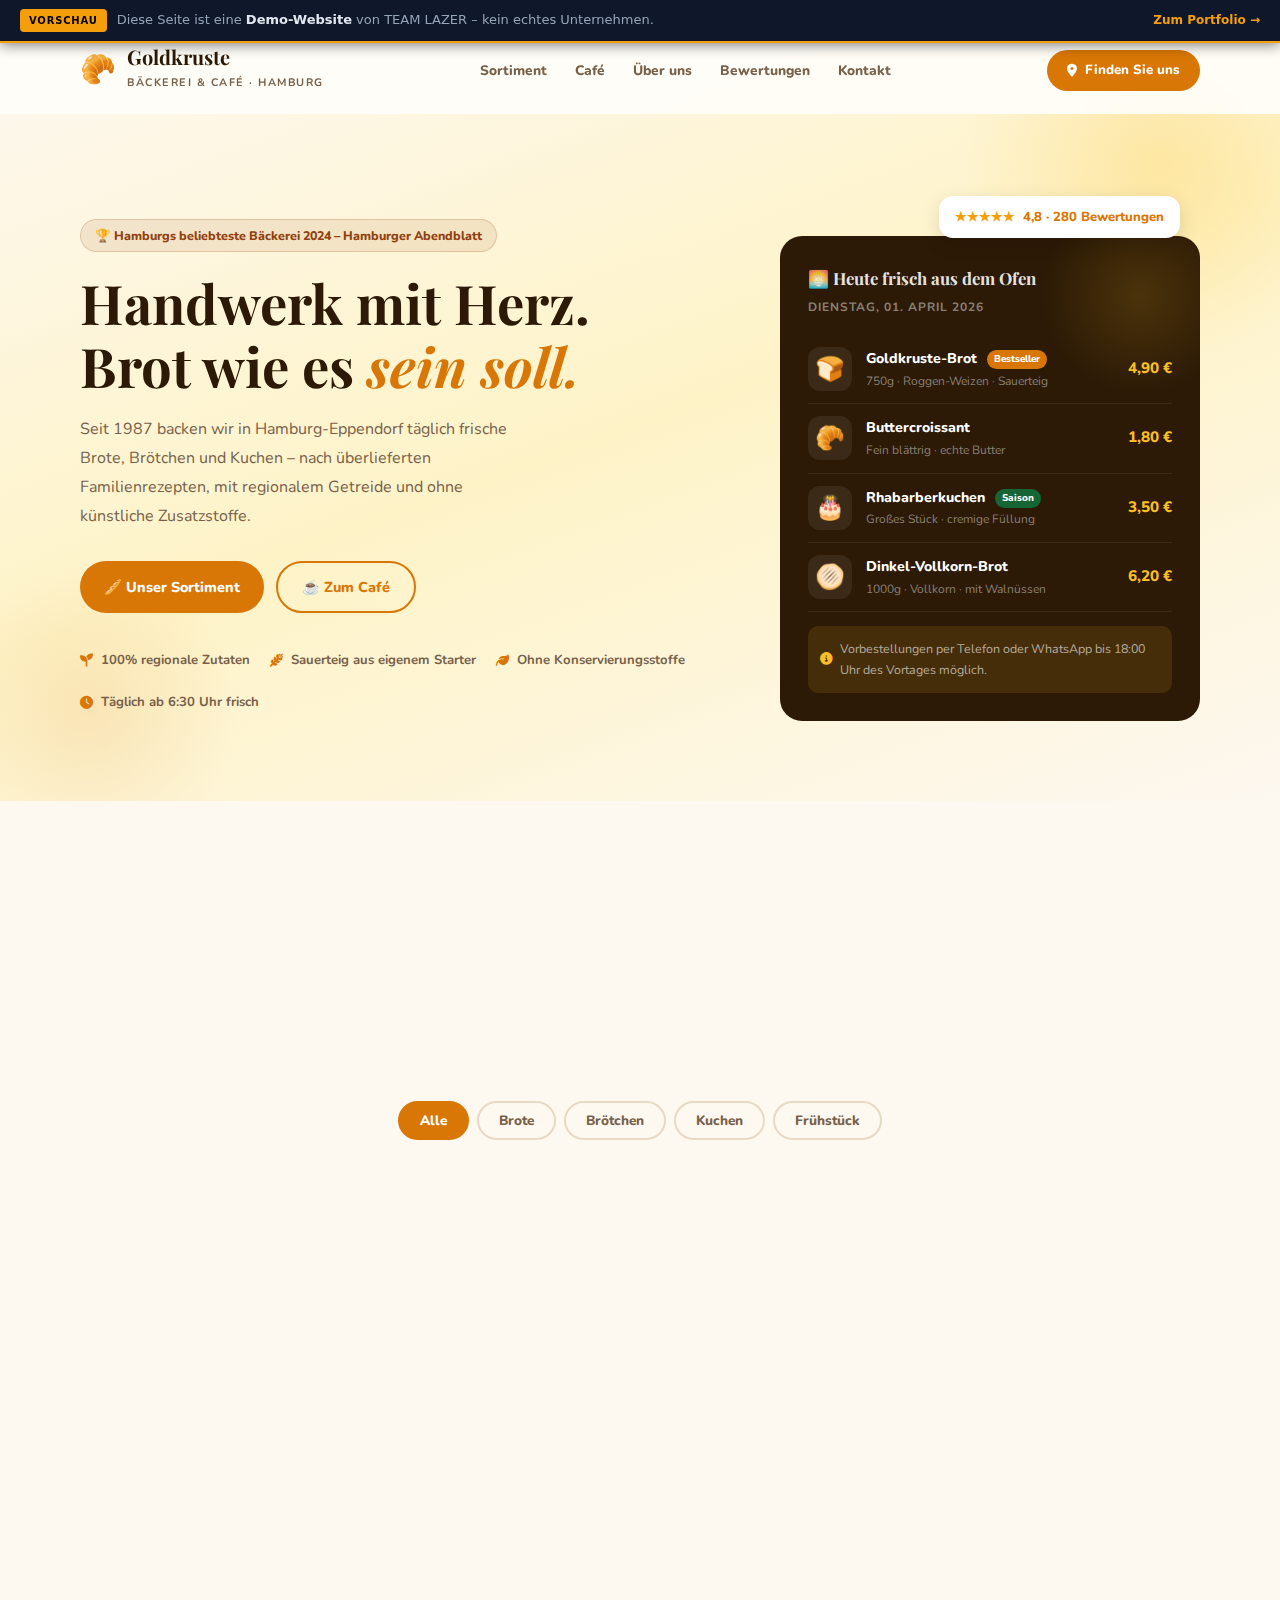
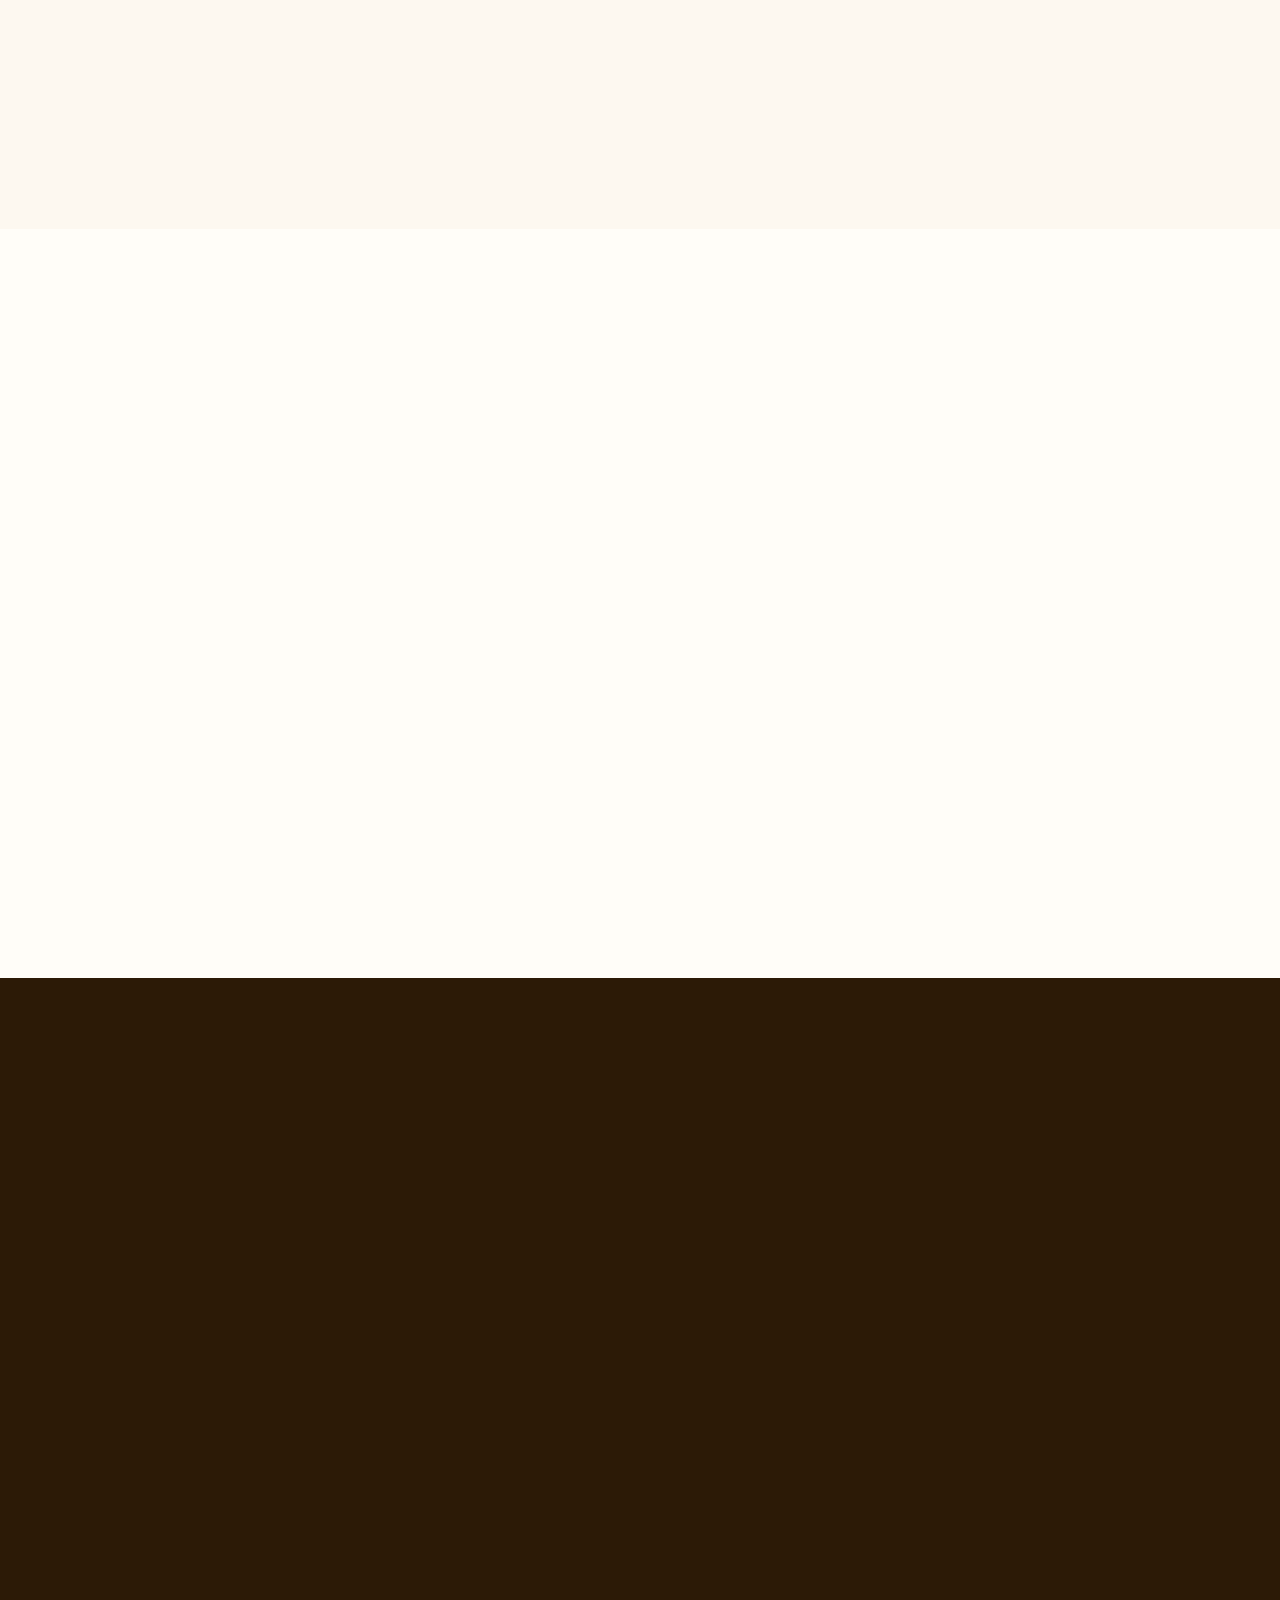
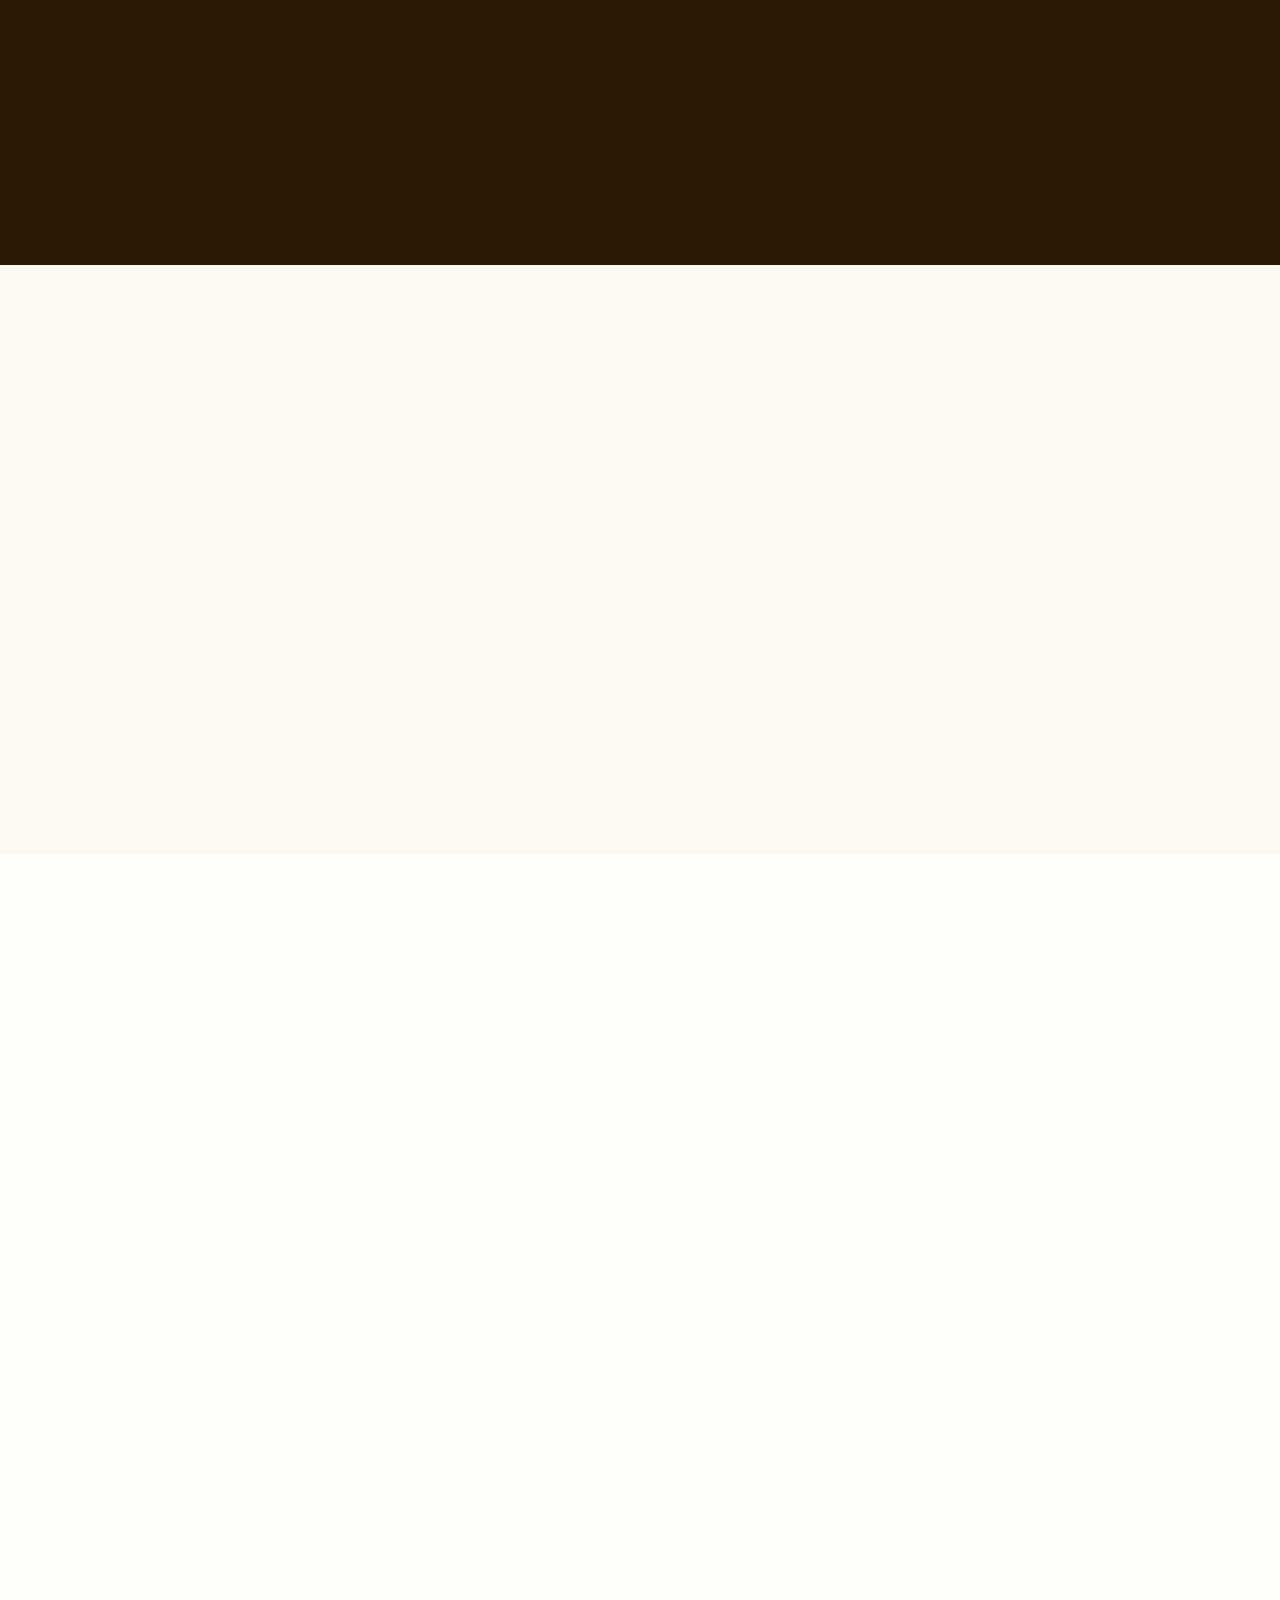
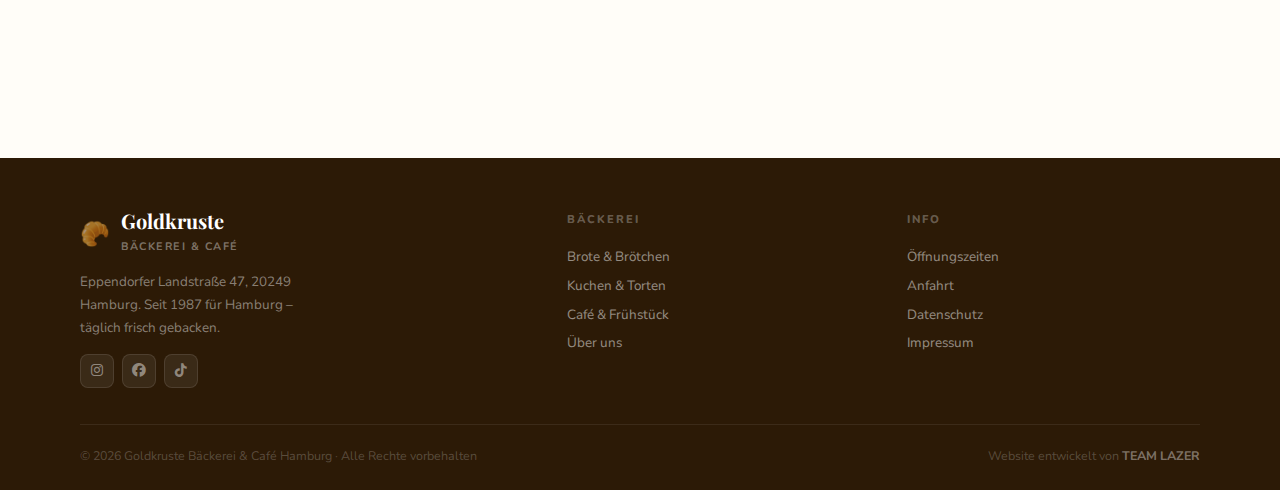
<file: public/projects/goldkruste-baeckerei/index.html>
<!DOCTYPE html>
<html lang="de">
<head>
  <meta charset="UTF-8" />
  <meta name="viewport" content="width=device-width, initial-scale=1.0" />
  <title>Goldkruste – Bäckerei & Café · Hamburg</title>
  <link rel="preconnect" href="https://fonts.googleapis.com" />
  <link href="https://fonts.googleapis.com/css2?family=Nunito:wght@400;600;700;800&family=Playfair+Display:ital,wght@0,700;1,600&display=swap" rel="stylesheet" />
  <link rel="stylesheet" href="https://cdnjs.cloudflare.com/ajax/libs/font-awesome/6.5.0/css/all.min.css" />
  <style>
    *, *::before, *::after { box-sizing: border-box; margin: 0; padding: 0; }
    :root {
      --brown: #92400e;
      --amber: #d97706;
      --amber-light: #fbbf24;
      --warm: #fef3c7;
      --warm2: #fffbf0;
      --cream: #fdf8f0;
      --bg: #fffdf8;
      --text: #2c1a06;
      --muted: #78614a;
      --border: #e8d9c4;
      --surface: #f9f1e4;
    }
    html { scroll-behavior: smooth; overflow-x: hidden; }
    body { background: var(--bg); color: var(--text); font-family: 'Nunito', sans-serif; font-size: 16px; line-height: 1.7; overflow-x: hidden; }
    a { color: inherit; text-decoration: none; transition: .2s; }
    ul { list-style: none; }
    .container { width: min(92%, 1120px); margin: 0 auto; }
    .btn { display: inline-flex; align-items: center; gap: 8px; padding: 12px 24px; border-radius: 50px; font-size: .9rem; font-weight: 800; transition: .22s; cursor: pointer; border: none; font-family: 'Nunito', sans-serif; }
    .btn-p { background: var(--amber); color: #fff; }
    .btn-p:hover { background: var(--brown); transform: translateY(-2px); box-shadow: 0 8px 24px rgba(217,119,6,.35); }
    .btn-outline { background: transparent; color: var(--amber); border: 2px solid var(--amber); }
    .btn-outline:hover { background: var(--amber); color: #fff; }

    /* NAV */
    nav { position: fixed; top: 46px; left: 0; right: 0; z-index: 1000; height: 68px; background: rgba(255,253,248,.95); border-bottom: 1px solid transparent; transition: .3s; backdrop-filter: blur(8px); }
    nav.scrolled { border-bottom-color: var(--border); box-shadow: 0 2px 16px rgba(44,26,6,.08); }
    .ni { height: 100%; display: flex; align-items: center; justify-content: space-between; gap: 20px; }
    .logo { display: flex; align-items: center; gap: 11px; }
    .logo-icon { font-size: 1.8rem; }
    .logo-text .logo-name { font-family: 'Playfair Display', serif; font-size: 1.25rem; font-weight: 700; color: var(--text); display: block; line-height: 1.1; }
    .logo-text .logo-sub { font-size: .68rem; color: var(--muted); font-weight: 700; letter-spacing: 1.5px; text-transform: uppercase; }
    .nl { display: flex; gap: 2px; }
    .nl a { padding: 7px 13px; border-radius: 8px; font-size: .86rem; font-weight: 800; color: var(--muted); transition: .2s; }
    .nl a:hover, .nl a.active { color: var(--amber); background: var(--warm); }
    .burger { display: none; flex-direction: column; gap: 5px; width: 36px; height: 36px; padding: 6px; border-radius: 8px; background: var(--surface); border: 1px solid var(--border); cursor: pointer; }
    .burger span { display: block; height: 2px; background: var(--text); border-radius: 2px; }
    .mobile-nav { display: none; flex-direction: column; gap: 4px; padding: 12px 0; border-top: 1px solid var(--border); }
    .mobile-nav a { padding: 11px 14px; border-radius: 8px; font-size: .9rem; font-weight: 800; color: var(--muted); }
    .mobile-nav a:hover { color: var(--amber); background: var(--warm); }
    .nav-open .mobile-nav { display: flex; }

    /* HERO */
    .hero { padding-top: 166px; padding-bottom: 80px; background: linear-gradient(160deg, var(--cream) 0%, var(--warm) 50%, var(--cream) 100%); position: relative; overflow: hidden; }
    .hero::before { content: ''; position: absolute; top: -80px; right: -80px; width: 400px; height: 400px; border-radius: 50%; background: radial-gradient(circle, rgba(251,191,36,.25), transparent 70%); }
    .hero::after { content: ''; position: absolute; bottom: -60px; left: -60px; width: 300px; height: 300px; border-radius: 50%; background: radial-gradient(circle, rgba(217,119,6,.12), transparent 70%); }
    .hero-in { display: grid; grid-template-columns: 1fr 420px; gap: 60px; align-items: center; position: relative; z-index: 1; }
    .hero-badge { display: inline-flex; align-items: center; gap: 8px; font-size: .78rem; font-weight: 800; color: var(--brown); background: rgba(146,64,14,.1); border: 1px solid rgba(146,64,14,.2); border-radius: 20px; padding: 5px 14px; margin-bottom: 20px; }
    h1 { font-family: 'Playfair Display', serif; font-size: clamp(2.2rem, 5vw, 3.4rem); font-weight: 700; line-height: 1.15; color: var(--text); margin-bottom: 18px; }
    h1 em { font-style: italic; color: var(--amber); }
    .hero-sub { color: var(--muted); font-size: 1rem; line-height: 1.8; max-width: 460px; margin-bottom: 30px; }
    .hero-btns { display: flex; gap: 12px; flex-wrap: wrap; margin-bottom: 36px; }
    .hero-info { display: flex; gap: 20px; flex-wrap: wrap; }
    .hi-item { display: flex; align-items: center; gap: 8px; font-size: .82rem; color: var(--muted); font-weight: 700; }
    .hi-item i { color: var(--amber); }

    /* Visual card */
    .hero-visual { position: relative; padding-top: 24px; }
    .daily-card { background: var(--text); border-radius: 22px; padding: 28px; position: relative; overflow: hidden; }
    .daily-card::before { content: ''; position: absolute; top: -40px; right: -40px; width: 200px; height: 200px; border-radius: 50%; background: radial-gradient(circle, rgba(251,191,36,.15), transparent 70%); }
    .daily-card h3 { font-family: 'Playfair Display', serif; font-size: 1.05rem; font-weight: 700; color: rgba(255,255,255,.9); margin-bottom: 4px; }
    .daily-card .date { font-size: .75rem; color: rgba(255,255,255,.45); margin-bottom: 18px; font-weight: 700; text-transform: uppercase; letter-spacing: 1px; }
    .daily-item { display: flex; align-items: center; gap: 14px; padding: 12px 0; border-bottom: 1px solid rgba(255,255,255,.07); }
    .daily-item:last-child { border-bottom: none; }
    .daily-emoji { font-size: 1.5rem; width: 44px; height: 44px; border-radius: 12px; background: rgba(255,255,255,.07); display: flex; align-items: center; justify-content: center; flex-shrink: 0; }
    .daily-info { flex: 1; }
    .daily-name { font-size: .88rem; font-weight: 800; color: #fff; }
    .daily-desc { font-size: .75rem; color: rgba(255,255,255,.45); }
    .daily-price { font-size: .95rem; font-weight: 800; color: var(--amber-light); }
    .tag-neu { display: inline-block; font-size: .62rem; font-weight: 800; padding: 1px 7px; border-radius: 20px; background: var(--amber); color: #fff; margin-left: 6px; vertical-align: middle; }
    .float-badge { position: absolute; top: -16px; right: 20px; background: #fff; border-radius: 14px; padding: 10px 16px; font-size: .82rem; font-weight: 800; color: var(--amber); box-shadow: 0 6px 20px rgba(0,0,0,.12); display: flex; align-items: center; gap: 8px; z-index: 10; }
    .float-stars { color: #f59e0b; }

    /* SECTIONS */
    .section { padding: 80px 0; }
    .section-warm { background: var(--cream); }
    .section-dark { background: var(--text); color: #fff; }
    .sh { text-align: center; margin-bottom: 52px; }
    .stag { display: inline-block; font-size: .68rem; font-weight: 800; letter-spacing: 2.5px; text-transform: uppercase; color: var(--amber); background: rgba(217,119,6,.1); border: 1px solid rgba(217,119,6,.2); border-radius: 4px; padding: 4px 12px; margin-bottom: 12px; }
    .sh h2 { font-family: 'Playfair Display', serif; font-size: clamp(1.7rem, 3.5vw, 2.4rem); font-weight: 700; color: var(--text); margin-bottom: 10px; }
    .sh h2 em { font-style: italic; color: var(--amber); }
    .sh.light h2 { color: #fff; }
    .sh p { color: var(--muted); max-width: 480px; margin: 0 auto; font-size: .95rem; }
    .sh.light p { color: rgba(255,255,255,.6); }

    /* SORTIMENT */
    .sort-tabs { display: flex; gap: 8px; justify-content: center; margin-bottom: 36px; flex-wrap: wrap; }
    .sort-tab { padding: 8px 20px; border-radius: 50px; font-size: .85rem; font-weight: 800; cursor: pointer; border: 2px solid var(--border); background: transparent; color: var(--muted); font-family: 'Nunito', sans-serif; transition: .2s; }
    .sort-tab.active, .sort-tab:hover { border-color: var(--amber); background: var(--amber); color: #fff; }
    .sort-grid { display: grid; grid-template-columns: repeat(4, 1fr); gap: 18px; }
    .sort-card { background: var(--bg); border: 1px solid var(--border); border-radius: 16px; overflow: hidden; transition: .25s; cursor: pointer; }
    .sort-card:hover { border-color: rgba(217,119,6,.4); transform: translateY(-4px); box-shadow: 0 12px 32px rgba(44,26,6,.12); }
    .sort-img { height: 150px; display: flex; align-items: center; justify-content: center; font-size: 3.5rem; background: var(--surface); position: relative; }
    .sort-badge { position: absolute; top: 10px; right: 10px; font-size: .62rem; font-weight: 800; padding: 2px 9px; border-radius: 20px; background: var(--amber); color: #fff; }
    .sort-badge.neu { background: #dc2626; }
    .sort-body { padding: 14px 16px; }
    .sort-name { font-weight: 800; font-size: .9rem; color: var(--text); margin-bottom: 3px; }
    .sort-desc { font-size: .78rem; color: var(--muted); line-height: 1.5; margin-bottom: 8px; }
    .sort-price { font-size: .9rem; font-weight: 800; color: var(--amber); }

    /* CAFÉ */
    .cafe-grid { display: grid; grid-template-columns: 1fr 1fr; gap: 48px; align-items: center; }
    .cafe-visual { display: flex; flex-direction: column; gap: 12px; }
    .cafe-card { background: var(--bg); border: 1px solid var(--border); border-radius: 14px; padding: 18px 20px; display: flex; align-items: center; gap: 14px; transition: .25s; }
    .cafe-card:hover { border-color: rgba(217,119,6,.35); box-shadow: 0 6px 20px rgba(44,26,6,.08); }
    .cafe-card-icon { font-size: 1.6rem; flex-shrink: 0; }
    .cafe-card-name { font-weight: 800; font-size: .92rem; color: var(--text); }
    .cafe-card-desc { font-size: .78rem; color: var(--muted); }
    .cafe-card-price { font-weight: 800; color: var(--amber); font-size: .92rem; margin-left: auto; flex-shrink: 0; }
    .cafe-text h2 { font-family: 'Playfair Display', serif; font-size: clamp(1.7rem, 3.5vw, 2.3rem); font-weight: 700; color: var(--text); margin-bottom: 14px; }
    .cafe-text h2 em { font-style: italic; color: var(--amber); }
    .cafe-text p { color: var(--muted); font-size: .95rem; line-height: 1.8; margin-bottom: 20px; }
    .cafe-features { display: flex; flex-direction: column; gap: 10px; margin-bottom: 24px; }
    .cafe-feat { display: flex; align-items: center; gap: 10px; font-size: .88rem; font-weight: 700; color: var(--muted); }
    .cafe-feat i { color: var(--amber); }

    /* ÜBER UNS */
    .uber-grid { display: grid; grid-template-columns: 1fr 1fr; gap: 64px; align-items: center; }
    .uber-text h2 { font-family: 'Playfair Display', serif; font-size: clamp(1.8rem, 3.5vw, 2.4rem); font-weight: 700; color: #fff; margin-bottom: 16px; }
    .uber-text h2 em { font-style: italic; color: var(--amber-light); }
    .uber-text p { color: rgba(255,255,255,.65); font-size: .95rem; line-height: 1.85; margin-bottom: 16px; }
    .uber-stat-grid { display: grid; grid-template-columns: repeat(2, 1fr); gap: 16px; margin-top: 28px; }
    .uber-stat { background: rgba(255,255,255,.07); border: 1px solid rgba(255,255,255,.1); border-radius: 14px; padding: 18px; text-align: center; }
    .uber-stat .val { font-family: 'Playfair Display', serif; font-size: 2rem; font-weight: 700; color: var(--amber-light); line-height: 1; }
    .uber-stat .label { font-size: .75rem; color: rgba(255,255,255,.5); margin-top: 4px; font-weight: 700; }
    .team-visual { display: flex; flex-direction: column; gap: 16px; }
    .tm-card { background: rgba(255,255,255,.08); border: 1px solid rgba(255,255,255,.1); border-radius: 16px; padding: 18px 20px; display: flex; align-items: center; gap: 14px; }
    .tm-avatar { font-size: 2rem; width: 52px; height: 52px; border-radius: 50%; background: rgba(251,191,36,.15); display: flex; align-items: center; justify-content: center; flex-shrink: 0; }
    .tm-name { font-weight: 800; color: #fff; font-size: .92rem; }
    .tm-role { font-size: .78rem; color: rgba(255,255,255,.5); }
    .tm-years { margin-left: auto; font-size: .75rem; font-weight: 800; color: var(--amber-light); background: rgba(251,191,36,.12); border-radius: 20px; padding: 3px 10px; flex-shrink: 0; }

    /* BEWERTUNGEN */
    .bew-grid { display: grid; grid-template-columns: repeat(3, 1fr); gap: 18px; }
    .bew-card { background: var(--bg); border: 1px solid var(--border); border-radius: 16px; padding: 24px; }
    .bew-stars { font-size: 1rem; color: #f59e0b; margin-bottom: 12px; }
    .bew-text { font-size: .87rem; color: var(--muted); line-height: 1.75; margin-bottom: 16px; font-style: italic; }
    .bew-author { display: flex; align-items: center; gap: 10px; }
    .bew-av { width: 36px; height: 36px; border-radius: 50%; background: var(--surface); border: 2px solid var(--border); display: flex; align-items: center; justify-content: center; font-size: .85rem; flex-shrink: 0; }
    .bew-name { font-size: .86rem; font-weight: 800; color: var(--text); }
    .bew-meta { font-size: .72rem; color: var(--muted); }

    /* ÖFFNUNGSZEITEN & KONTAKT */
    .oz-grid { display: grid; grid-template-columns: 1fr 1fr; gap: 48px; }
    .oz-card { background: var(--bg); border: 1px solid var(--border); border-radius: 18px; overflow: hidden; }
    .oz-head { background: var(--amber); padding: 18px 22px; }
    .oz-head h3 { font-family: 'Playfair Display', serif; font-size: 1.1rem; font-weight: 700; color: #fff; }
    .oz-head p { font-size: .78rem; color: rgba(255,255,255,.8); }
    .oz-body { padding: 20px 22px; }
    .oz-row { display: flex; justify-content: space-between; align-items: center; padding: 10px 0; border-bottom: 1px solid var(--border); font-size: .87rem; }
    .oz-row:last-child { border-bottom: none; }
    .oz-row .day { color: var(--muted); font-weight: 800; font-size: .78rem; text-transform: uppercase; letter-spacing: .3px; }
    .oz-row .time { font-weight: 800; color: var(--text); }
    .oz-row .time.closed { color: #dc2626; }
    .kontakt-card { background: var(--surface); border: 1px solid var(--border); border-radius: 18px; padding: 28px; }
    .kk-item { display: flex; align-items: flex-start; gap: 14px; margin-bottom: 18px; }
    .kk-icon { width: 40px; height: 40px; border-radius: 10px; background: rgba(217,119,6,.12); border: 1px solid rgba(217,119,6,.2); display: flex; align-items: center; justify-content: center; font-size: .9rem; color: var(--amber); flex-shrink: 0; }
    .kk-label { font-size: .72rem; font-weight: 800; color: var(--muted); text-transform: uppercase; letter-spacing: .5px; }
    .kk-val { font-size: .9rem; font-weight: 800; color: var(--text); }
    .kk-val a { color: var(--amber); }
    .newsletter { background: var(--amber); border-radius: 14px; padding: 20px; margin-top: 20px; }
    .newsletter h4 { font-family: 'Playfair Display', serif; font-size: 1rem; font-weight: 700; color: #fff; margin-bottom: 4px; }
    .newsletter p { font-size: .8rem; color: rgba(255,255,255,.8); margin-bottom: 12px; }
    .newsletter-form { display: flex; gap: 8px; }
    .newsletter-form input { flex: 1; padding: 10px 14px; border-radius: 8px; border: none; font-family: 'Nunito', sans-serif; font-size: .85rem; }
    .newsletter-form button { padding: 10px 16px; border-radius: 8px; background: var(--text); color: #fff; font-weight: 800; cursor: pointer; border: none; font-family: 'Nunito', sans-serif; font-size: .82rem; white-space: nowrap; }

    /* FOOTER */
    footer { background: var(--text); color: rgba(255,255,255,.6); padding: 52px 0 24px; }
    .footer-grid { display: grid; grid-template-columns: 1.5fr 1fr 1fr; gap: 48px; margin-bottom: 36px; }
    .footer-brand .logo-name { color: #fff; }
    .footer-brand .logo-sub { color: rgba(255,255,255,.4); }
    .footer-brand p { font-size: .84rem; color: rgba(255,255,255,.45); line-height: 1.7; max-width: 240px; margin-top: 12px; }
    .footer-social { display: flex; gap: 8px; margin-top: 14px; }
    .footer-social a { width: 34px; height: 34px; border-radius: 8px; background: rgba(255,255,255,.07); border: 1px solid rgba(255,255,255,.1); display: flex; align-items: center; justify-content: center; font-size: .85rem; color: rgba(255,255,255,.45); transition: .2s; }
    .footer-social a:hover { background: var(--amber); color: #fff; border-color: var(--amber); }
    .footer-col h5 { font-size: .7rem; font-weight: 800; letter-spacing: 2px; text-transform: uppercase; color: rgba(255,255,255,.3); margin-bottom: 14px; }
    .footer-col a { display: block; font-size: .84rem; color: rgba(255,255,255,.5); padding: 3px 0; transition: .2s; }
    .footer-col a:hover { color: #fff; }
    .footer-bottom { border-top: 1px solid rgba(255,255,255,.08); padding-top: 20px; display: flex; justify-content: space-between; flex-wrap: wrap; gap: 10px; font-size: .78rem; color: rgba(255,255,255,.22); }

    /* ANIMATE */
    .fade { opacity: 0; transform: translateY(20px); transition: opacity .65s ease, transform .65s ease; }
    .fade.in { opacity: 1; transform: none; }

    @media (max-width: 900px) {
      .hero-in { grid-template-columns: 1fr; }
      .cafe-grid, .uber-grid, .oz-grid { grid-template-columns: 1fr; gap: 32px; }
      .sort-grid { grid-template-columns: repeat(2, 1fr); }
      .bew-grid { grid-template-columns: 1fr; }
      .nl { display: none; }
      .burger { display: flex; }
      .footer-grid { grid-template-columns: 1fr 1fr; }
    }
    @media (max-width: 600px) {
      .sort-grid { grid-template-columns: 1fr 1fr; }
      .footer-grid { grid-template-columns: 1fr; }
      .uber-stat-grid { grid-template-columns: 1fr 1fr; }
      .newsletter-form { flex-direction: column; }
    }
  </style>
</head>
<body>

<!-- DEMO BANNER -->
<div style="position:fixed;top:0;left:0;right:0;z-index:99999;background:#0f172a;border-bottom:2px solid #f59e0b;padding:9px 20px;display:flex;align-items:center;justify-content:space-between;gap:16px;font-family:system-ui,-apple-system,sans-serif;font-size:13px;color:#e2e8f0;box-shadow:0 2px 14px rgba(0,0,0,.5);">
  <div style="display:flex;align-items:center;gap:10px;flex-wrap:wrap;">
    <span style="background:#f59e0b;color:#000;font-weight:800;font-size:10px;padding:3px 9px;border-radius:4px;letter-spacing:.8px;text-transform:uppercase;">Vorschau</span>
    <span style="color:#94a3b8;">Diese Seite ist eine <strong style="color:#e2e8f0;">Demo-Website</strong> von TEAM LAZER – kein echtes Unternehmen.</span>
  </div>
  <a href="https://team-lazer.de/portfolio" target="_blank" rel="noopener" style="color:#f59e0b;font-weight:600;white-space:nowrap;text-decoration:none;font-size:12px;flex-shrink:0;">Zum Portfolio →</a>
</div>
<div style="height:46px;"></div>
<!-- END DEMO BANNER -->

<!-- NAV -->
<nav id="navbar">
  <div class="container">
    <div class="ni">
      <a href="#" class="logo">
        <div class="logo-icon">🥐</div>
        <div class="logo-text">
          <span class="logo-name">Goldkruste</span>
          <span class="logo-sub">Bäckerei & Café · Hamburg</span>
        </div>
      </a>
      <ul class="nl">
        <li><a href="#sortiment">Sortiment</a></li>
        <li><a href="#cafe">Café</a></li>
        <li><a href="#ueber">Über uns</a></li>
        <li><a href="#bewertungen">Bewertungen</a></li>
        <li><a href="#oeffnungszeiten">Kontakt</a></li>
      </ul>
      <div style="display:flex;align-items:center;gap:10px;">
        <a href="#oeffnungszeiten" class="btn btn-p" style="font-size:.83rem;padding:9px 20px;"><i class="fa-solid fa-location-dot"></i> Finden Sie uns</a>
        <button class="burger" id="burger"><span></span><span></span><span></span></button>
      </div>
    </div>
    <ul class="mobile-nav">
      <li><a href="#sortiment">Sortiment</a></li>
      <li><a href="#cafe">Café</a></li>
      <li><a href="#ueber">Über uns</a></li>
      <li><a href="#oeffnungszeiten">Kontakt & Öffnungszeiten</a></li>
    </ul>
  </div>
</nav>

<!-- HERO -->
<section class="hero" id="hero">
  <div class="container">
    <div class="hero-in">
      <div class="hero-text fade">
        <div class="hero-badge">🏆 Hamburgs beliebteste Bäckerei 2024 – Hamburger Abendblatt</div>
        <h1>Handwerk mit Herz.<br>Brot wie es <em>sein soll.</em></h1>
        <p class="hero-sub">Seit 1987 backen wir in Hamburg-Eppendorf täglich frische Brote, Brötchen und Kuchen – nach überlieferten Familienrezepten, mit regionalem Getreide und ohne künstliche Zusatzstoffe.</p>
        <div class="hero-btns">
          <a href="#sortiment" class="btn btn-p">🥖 Unser Sortiment</a>
          <a href="#cafe" class="btn btn-outline">☕ Zum Café</a>
        </div>
        <div class="hero-info">
          <div class="hi-item"><i class="fa-solid fa-seedling"></i> 100% regionale Zutaten</div>
          <div class="hi-item"><i class="fa-solid fa-wheat-awn"></i> Sauerteig aus eigenem Starter</div>
          <div class="hi-item"><i class="fa-solid fa-leaf"></i> Ohne Konservierungsstoffe</div>
          <div class="hi-item"><i class="fa-solid fa-clock"></i> Täglich ab 6:30 Uhr frisch</div>
        </div>
      </div>
      <div class="hero-visual">
        <div class="float-badge"><span class="float-stars">★★★★★</span> 4,8 · 280 Bewertungen</div>
        <div class="daily-card fade">
          <h3>🌅 Heute frisch aus dem Ofen</h3>
          <div class="date">Dienstag, 01. April 2026</div>
          <div class="daily-item">
            <div class="daily-emoji">🍞</div>
            <div class="daily-info">
              <div class="daily-name">Goldkruste-Brot <span class="tag-neu">Bestseller</span></div>
              <div class="daily-desc">750g · Roggen-Weizen · Sauerteig</div>
            </div>
            <div class="daily-price">4,90 €</div>
          </div>
          <div class="daily-item">
            <div class="daily-emoji">🥐</div>
            <div class="daily-info">
              <div class="daily-name">Buttercroissant</div>
              <div class="daily-desc">Fein blättrig · echte Butter</div>
            </div>
            <div class="daily-price">1,80 €</div>
          </div>
          <div class="daily-item">
            <div class="daily-emoji">🎂</div>
            <div class="daily-info">
              <div class="daily-name">Rhabarberkuchen <span class="tag-neu" style="background:#166534">Saison</span></div>
              <div class="daily-desc">Großes Stück · cremige Füllung</div>
            </div>
            <div class="daily-price">3,50 €</div>
          </div>
          <div class="daily-item">
            <div class="daily-emoji">🫓</div>
            <div class="daily-info">
              <div class="daily-name">Dinkel-Vollkorn-Brot</div>
              <div class="daily-desc">1000g · Vollkorn · mit Walnüssen</div>
            </div>
            <div class="daily-price">6,20 €</div>
          </div>
          <div style="margin-top:14px;padding:12px;background:rgba(251,191,36,.12);border-radius:10px;font-size:.78rem;color:rgba(255,255,255,.6);display:flex;align-items:center;gap:8px;">
            <i class="fa-solid fa-circle-info" style="color:var(--amber-light);flex-shrink:0"></i>
            Vorbestellungen per Telefon oder WhatsApp bis 18:00 Uhr des Vortages möglich.
          </div>
        </div>
      </div>
    </div>
  </div>
</section>

<!-- SORTIMENT -->
<section class="section section-warm" id="sortiment">
  <div class="container">
    <div class="sh fade">
      <div class="stag">Sortiment</div>
      <h2>Alles frisch – <em>täglich gebacken</em></h2>
      <p>Über 60 Produkte täglich – hergestellt in unserer eigenen Backstube mit Zutaten von Hamburger Partnerbetrieben.</p>
    </div>
    <div class="sort-tabs">
      <button class="sort-tab active">Alle</button>
      <button class="sort-tab">Brote</button>
      <button class="sort-tab">Brötchen</button>
      <button class="sort-tab">Kuchen</button>
      <button class="sort-tab">Frühstück</button>
    </div>
    <div class="sort-grid">
      <div class="sort-card fade">
        <div class="sort-img">🍞<span class="sort-badge">Bestseller</span></div>
        <div class="sort-body"><div class="sort-name">Goldkruste-Hausbrot</div><div class="sort-desc">750g · Roggen-Weizen · langer Sauerteig · knusprige Kruste · locker innen</div><div class="sort-price">4,90 €</div></div>
      </div>
      <div class="sort-card fade">
        <div class="sort-img">🫓</div>
        <div class="sort-body"><div class="sort-name">Dinkel-Vollkornbrot</div><div class="sort-desc">1000g · Dinkel 70% · Walnüsse · Körner · mild und nussig</div><div class="sort-price">6,20 €</div></div>
      </div>
      <div class="sort-card fade">
        <div class="sort-img">🥖</div>
        <div class="sort-body"><div class="sort-name">Baguette</div><div class="sort-desc">280g · Weizenmehl Typ 550 · Poolish-Vorteig · knusprig-zart</div><div class="sort-price">2,40 €</div></div>
      </div>
      <div class="sort-card fade">
        <div class="sort-img">🥐</div>
        <div class="sort-body"><div class="sort-name">Buttercroissant</div><div class="sort-desc">80g · fein blättrig · echte Butter · täglich frisch</div><div class="sort-price">1,80 €</div></div>
      </div>
      <div class="sort-card fade">
        <div class="sort-img">🎂<span class="sort-badge neu">Neu</span></div>
        <div class="sort-body"><div class="sort-name">Rhabarberkuchen</div><div class="sort-desc">Großes Stück · Mürbeteig · Rhabarber-Vanille-Creme · Frühlingssaison</div><div class="sort-price">3,50 €</div></div>
      </div>
      <div class="sort-card fade">
        <div class="sort-img">🧁</div>
        <div class="sort-body"><div class="sort-name">Zimtschnecke</div><div class="sort-desc">Handgerollt · Hefeteig · Zimt & Zucker · cremiges Frosting</div><div class="sort-price">2,80 €</div></div>
      </div>
      <div class="sort-card fade">
        <div class="sort-img">🫐</div>
        <div class="sort-body"><div class="sort-name">Blaubeermuffin</div><div class="sort-desc">Mit frischen deutschen Blaubeeren · leicht und saftig</div><div class="sort-price">2,20 €</div></div>
      </div>
      <div class="sort-card fade">
        <div class="sort-img">🍰</div>
        <div class="sort-body"><div class="sort-name">Käsekuchen</div><div class="sort-desc">Klassisch Berliner Art · cremige Quarkfüllung · kein Gelatine</div><div class="sort-price">3,20 €</div></div>
      </div>
    </div>
  </div>
</section>

<!-- CAFÉ -->
<section class="section" id="cafe">
  <div class="container">
    <div class="cafe-grid">
      <div class="cafe-text fade">
        <div class="stag">Café</div>
        <h2>Pause machen.<br>Genießen. <em>Ankommen.</em></h2>
        <p>Unser Café in Eppendorf ist mehr als ein Kaffee to go. Bleiben Sie sitzen – auf 60 m² gemütlicher Atmosphäre, mit Blick auf unsere offene Backstube und dem Duft frischer Backwaren in der Luft.</p>
        <p>Täglich wechselnde Mittagsgerichte, hausgemachte Marmeladen, Frühstück bis 12 Uhr und die besten Torten Hamburgs – das ist das Goldkruste-Café.</p>
        <div class="cafe-features">
          <div class="cafe-feat"><i class="fa-solid fa-mug-hot"></i> Specialty Coffee – Rösterei Elbkaffee Hamburg</div>
          <div class="cafe-feat"><i class="fa-solid fa-sun"></i> Frühstück bis 12:00 Uhr (Mo–So)</div>
          <div class="cafe-feat"><i class="fa-solid fa-dog"></i> Hunde willkommen</div>
          <div class="cafe-feat"><i class="fa-solid fa-plug"></i> Kostenfreies WLAN für Gäste</div>
          <div class="cafe-feat"><i class="fa-solid fa-chair"></i> 60 Innen- & 20 Außenplätze</div>
        </div>
        <a href="#oeffnungszeiten" class="btn btn-p">☕ Uns besuchen</a>
      </div>
      <div class="cafe-visual fade">
        <div class="cafe-card">
          <div class="cafe-card-icon">☕</div>
          <div><div class="cafe-card-name">Flat White</div><div class="cafe-card-desc">Elbkaffee · Vollmilch oder Hafermilch</div></div>
          <div class="cafe-card-price">3,80 €</div>
        </div>
        <div class="cafe-card">
          <div class="cafe-card-icon">🥞</div>
          <div><div class="cafe-card-name">Goldkruste-Frühstück</div><div class="cafe-card-desc">3 Brötchen · Ei · Aufschnitt · Marmelade · OJ</div></div>
          <div class="cafe-card-price">12,90 €</div>
        </div>
        <div class="cafe-card">
          <div class="cafe-card-icon">🥗</div>
          <div><div class="cafe-card-name">Mittagstisch (täglich wechselnd)</div><div class="cafe-card-desc">Suppe + Hauptgang · inkl. Brotkorb</div></div>
          <div class="cafe-card-price">ab 9,50 €</div>
        </div>
        <div class="cafe-card">
          <div class="cafe-card-icon">🫖</div>
          <div><div class="cafe-card-name">Teesortiment</div><div class="cafe-card-desc">12 Sorten · Hamburger Teekontor · Kanne 500ml</div></div>
          <div class="cafe-card-price">4,20 €</div>
        </div>
        <div class="cafe-card">
          <div class="cafe-card-icon">🎂</div>
          <div><div class="cafe-card-name">Tortenstück (tägl. wechselnd)</div><div class="cafe-card-desc">Hausgemacht · mit Schlagsahne</div></div>
          <div class="cafe-card-price">3,50 €</div>
        </div>
        <div style="background:var(--warm);border:1px solid rgba(217,119,6,.2);border-radius:12px;padding:14px 16px;font-size:.82rem;color:var(--muted);font-weight:700;display:flex;align-items:center;gap:10px;">
          <i class="fa-solid fa-cake-candles" style="color:var(--amber);font-size:1.1rem;flex-shrink:0;"></i>
          Torten für Anlässe: Geburtstage, Jubiläen, Hochzeiten – gerne nach Wunsch. Mindestvorbestellung 3 Tage vorher.
        </div>
      </div>
    </div>
  </div>
</section>

<!-- ÜBER UNS -->
<section class="section section-dark" id="ueber">
  <div class="container">
    <div class="uber-grid">
      <div class="uber-text fade">
        <div class="stag" style="color:var(--amber-light);background:rgba(251,191,36,.12);border-color:rgba(251,191,36,.2)">Unsere Geschichte</div>
        <h2>Seit 1987 für Hamburg – mit <em>Leidenschaft</em> und Mehl an den Händen.</h2>
        <p>Alles begann mit einem kleinen Ofen, einem Familienrezept und dem festen Glauben, dass gutes Brot Zeit braucht. Hans-Jürgen Kröger eröffnete Goldkruste in einer kleinen Backstube in Eppendorf – und die Schlange vor der Tür am nächsten Morgen hat nie aufgehört.</p>
        <p>Heute führen seine Tochter Mia und ihr Mann Jonas die Bäckerei in zweiter Generation weiter. Wir beschäftigen 14 Mitarbeiter, backen täglich 37 verschiedene Brote und beliefern zwei Hamburger Restaurants – aber das Herz der Bäckerei schlägt noch genauso wie am ersten Tag.</p>
        <div class="uber-stat-grid">
          <div class="uber-stat"><div class="val">37</div><div class="label">Brotsorten täglich</div></div>
          <div class="uber-stat"><div class="val">1987</div><div class="label">Gründungsjahr</div></div>
          <div class="uber-stat"><div class="val">14</div><div class="label">Mitarbeiter</div></div>
          <div class="uber-stat"><div class="val">100%</div><div class="label">Regionale Zutaten</div></div>
        </div>
      </div>
      <div class="team-visual fade">
        <div class="tm-card">
          <div class="tm-avatar">👨‍🍳</div>
          <div><div class="tm-name">Hans-Jürgen Kröger</div><div class="tm-role">Gründer & Bäckermeister (im Ruhestand)</div></div>
          <div class="tm-years">Seit 1987</div>
        </div>
        <div class="tm-card">
          <div class="tm-avatar">👩‍🍳</div>
          <div><div class="tm-name">Mia Kröger-Wendt</div><div class="tm-role">Geschäftsführerin & Konditorin</div></div>
          <div class="tm-years">Seit 2011</div>
        </div>
        <div class="tm-card">
          <div class="tm-avatar">👨‍🍳</div>
          <div><div class="tm-name">Jonas Wendt</div><div class="tm-role">Bäckermeister & Betriebsleiter</div></div>
          <div class="tm-years">Seit 2013</div>
        </div>
        <div class="tm-card">
          <div class="tm-avatar">👩‍🍳</div>
          <div><div class="tm-name">Petra Schulze</div><div class="tm-role">Café-Leitung & Servicechefin</div></div>
          <div class="tm-years">Seit 2008</div>
        </div>
        <div style="background:rgba(251,191,36,.08);border:1px solid rgba(251,191,36,.15);border-radius:14px;padding:16px 18px;font-size:.82rem;color:rgba(255,255,255,.55);">
          <i class="fa-solid fa-award" style="color:var(--amber-light);margin-right:8px;"></i>
          Ausgezeichnet als <strong style="color:rgba(255,255,255,.8)">„Hamburgs beste Bäckerei 2024"</strong> vom Hamburger Abendblatt. Mitglied im Deutschen Bäckerhandwerk e.V.
        </div>
      </div>
    </div>
  </div>
</section>

<!-- BEWERTUNGEN -->
<section class="section section-warm" id="bewertungen">
  <div class="container">
    <div class="sh fade">
      <div class="stag">Was Gäste sagen</div>
      <h2>Echte Meinungen – <em>echte Freude</em></h2>
    </div>
    <div class="bew-grid">
      <div class="bew-card fade">
        <div class="bew-stars">★★★★★</div>
        <p class="bew-text">„Das beste Brot, das ich je gegessen habe. Kein Witz. Das Goldkruste-Hausbrot ist ein Erlebnis – außen knusprig, innen unglaublich saftig. Ich komme jeden Samstag aus Altona extra rüber."</p>
        <div class="bew-author"><div class="bew-av">👨</div><div><div class="bew-name">Thomas G.</div><div class="bew-meta">Stammkunde seit 2016 · Google</div></div></div>
      </div>
      <div class="bew-card fade">
        <div class="bew-stars">★★★★★</div>
        <p class="bew-text">„Das Café ist ein kleines Paradies. Gemütlich, das Personal ist herzlich und der Flat White ist absolut auf Café-Niveau. Die Zimtschnecken – ich kann nicht aufhören zu denken daran."</p>
        <div class="bew-author"><div class="bew-av">👩</div><div><div class="bew-name">Lena M.</div><div class="bew-meta">Stammgast · Google</div></div></div>
      </div>
      <div class="bew-card fade">
        <div class="bew-stars">★★★★★</div>
        <p class="bew-text">„Wir haben dort unsere Hochzeitstorte bestellt und konnten nicht glücklicher sein. Mia hat sich so viel Zeit genommen, unsere Vorstellungen zu verstehen – das Ergebnis hat alle Gäste begeistert."</p>
        <div class="bew-author"><div class="bew-av">👩</div><div><div class="bew-name">Anna & Florian K.</div><div class="bew-meta">Hochzeitsauftrag 2025 · Google</div></div></div>
      </div>
    </div>
  </div>
</section>

<!-- ÖFFNUNGSZEITEN & KONTAKT -->
<section class="section" id="oeffnungszeiten">
  <div class="container">
    <div class="sh fade">
      <div class="stag">Besuchen Sie uns</div>
      <h2>Öffnungszeiten & <em>Kontakt</em></h2>
    </div>
    <div class="oz-grid">
      <div class="fade">
        <div class="oz-card">
          <div class="oz-head"><h3>🕕 Öffnungszeiten</h3><p>Goldkruste Bäckerei & Café</p></div>
          <div class="oz-body">
            <div class="oz-row"><span class="day">Montag – Freitag</span><span class="time">06:30 – 18:30 Uhr</span></div>
            <div class="oz-row"><span class="day">Samstag</span><span class="time">07:00 – 16:00 Uhr</span></div>
            <div class="oz-row"><span class="day">Sonntag</span><span class="time">08:00 – 13:00 Uhr</span></div>
            <div class="oz-row"><span class="day">Feiertage</span><span class="time">09:00 – 12:00 Uhr</span></div>
          </div>
        </div>
        <div style="margin-top:14px;background:var(--surface);border:1px solid var(--border);border-radius:14px;padding:16px 18px;font-size:.83rem;color:var(--muted);font-weight:700;">
          <i class="fa-solid fa-circle-info" style="color:var(--amber);margin-right:6px;"></i>
          <strong style="color:var(--text)">Frühstück im Café:</strong> Täglich bis 12:00 Uhr (auch Sonntag)<br>
          <span style="margin-top:4px;display:block"><i class="fa-solid fa-cake-candles" style="color:var(--amber);margin-right:6px;"></i><strong style="color:var(--text)">Tortenbestellung:</strong> Bitte mind. 3 Werktage vorher</span>
        </div>
      </div>
      <div class="fade">
        <div class="kontakt-card">
          <div class="kk-item"><div class="kk-icon"><i class="fa-solid fa-location-dot"></i></div><div><div class="kk-label">Adresse</div><div class="kk-val">Eppendorfer Landstraße 47<br>20249 Hamburg-Eppendorf</div></div></div>
          <div class="kk-item"><div class="kk-icon"><i class="fa-solid fa-phone"></i></div><div><div class="kk-label">Telefon</div><div class="kk-val"><a href="tel:+4940123456">040 / 123 45 67</a></div></div></div>
          <div class="kk-item"><div class="kk-icon"><i class="fa-brands fa-whatsapp"></i></div><div><div class="kk-label">WhatsApp (Vorbestellungen)</div><div class="kk-val">0175 / 99 88 77 66</div></div></div>
          <div class="kk-item"><div class="kk-icon"><i class="fa-solid fa-envelope"></i></div><div><div class="kk-label">E-Mail</div><div class="kk-val"><a href="mailto:hallo@goldkruste-hamburg.de">hallo@goldkruste-hamburg.de</a></div></div></div>
          <div class="kk-item" style="margin-bottom:0"><div class="kk-icon"><i class="fa-solid fa-train"></i></div><div><div class="kk-label">Anfahrt</div><div class="kk-val">U3 Eppendorfer Baum<br>Bus 25 Haltestelle Eppendorfer Ldstr.</div></div></div>
        </div>
        <div class="newsletter">
          <h4>🥐 Wochenkarte per WhatsApp</h4>
          <p>Erhalten Sie jeden Montag unsere Wochenkarte mit Sonderangeboten und saisonalen Highlights.</p>
          <div class="newsletter-form">
            <input type="text" placeholder="Ihre Handynummer" />
            <button>Anmelden</button>
          </div>
        </div>
      </div>
    </div>
  </div>
</section>

<!-- FOOTER -->
<footer>
  <div class="container">
    <div class="footer-grid">
      <div class="footer-brand">
        <div class="logo"><div class="logo-icon" style="font-size:1.5rem">🥐</div><div class="logo-text"><span class="logo-name">Goldkruste</span><span class="logo-sub">Bäckerei & Café</span></div></div>
        <p>Eppendorfer Landstraße 47, 20249 Hamburg. Seit 1987 für Hamburg – täglich frisch gebacken.</p>
        <div class="footer-social">
          <a href="#"><i class="fa-brands fa-instagram"></i></a>
          <a href="#"><i class="fa-brands fa-facebook"></i></a>
          <a href="#"><i class="fa-brands fa-tiktok"></i></a>
        </div>
      </div>
      <div class="footer-col">
        <h5>Bäckerei</h5>
        <a href="#sortiment">Brote & Brötchen</a>
        <a href="#sortiment">Kuchen & Torten</a>
        <a href="#cafe">Café & Frühstück</a>
        <a href="#ueber">Über uns</a>
      </div>
      <div class="footer-col">
        <h5>Info</h5>
        <a href="#oeffnungszeiten">Öffnungszeiten</a>
        <a href="#oeffnungszeiten">Anfahrt</a>
        <a href="#">Datenschutz</a>
        <a href="#">Impressum</a>
      </div>
    </div>
    <div class="footer-bottom">
      <span>© 2026 Goldkruste Bäckerei & Café Hamburg · Alle Rechte vorbehalten</span>
      <span>Website entwickelt von <strong style="color:rgba(255,255,255,.4)">TEAM LAZER</strong></span>
    </div>
  </div>
</footer>

<script>
  window.addEventListener('scroll', () => document.getElementById('navbar').classList.toggle('scrolled', scrollY > 40))
  document.getElementById('burger').addEventListener('click', function() { this.closest('nav').classList.toggle('nav-open') })
  document.querySelectorAll('.mobile-nav a').forEach(a => a.addEventListener('click', () => a.closest('nav').classList.remove('nav-open')))
  const obs = new IntersectionObserver(entries => entries.forEach(e => { if (e.isIntersecting) { e.target.classList.add('in'); obs.unobserve(e.target) } }), { threshold: 0.07, rootMargin: '-20px' })
  document.querySelectorAll('.fade').forEach(el => obs.observe(el))
  document.querySelectorAll('.sort-tab').forEach(tab => {
    tab.addEventListener('click', function() {
      document.querySelectorAll('.sort-tab').forEach(t => t.classList.remove('active'))
      this.classList.add('active')
    })
  })
</script>
</body>
</html>
</file>
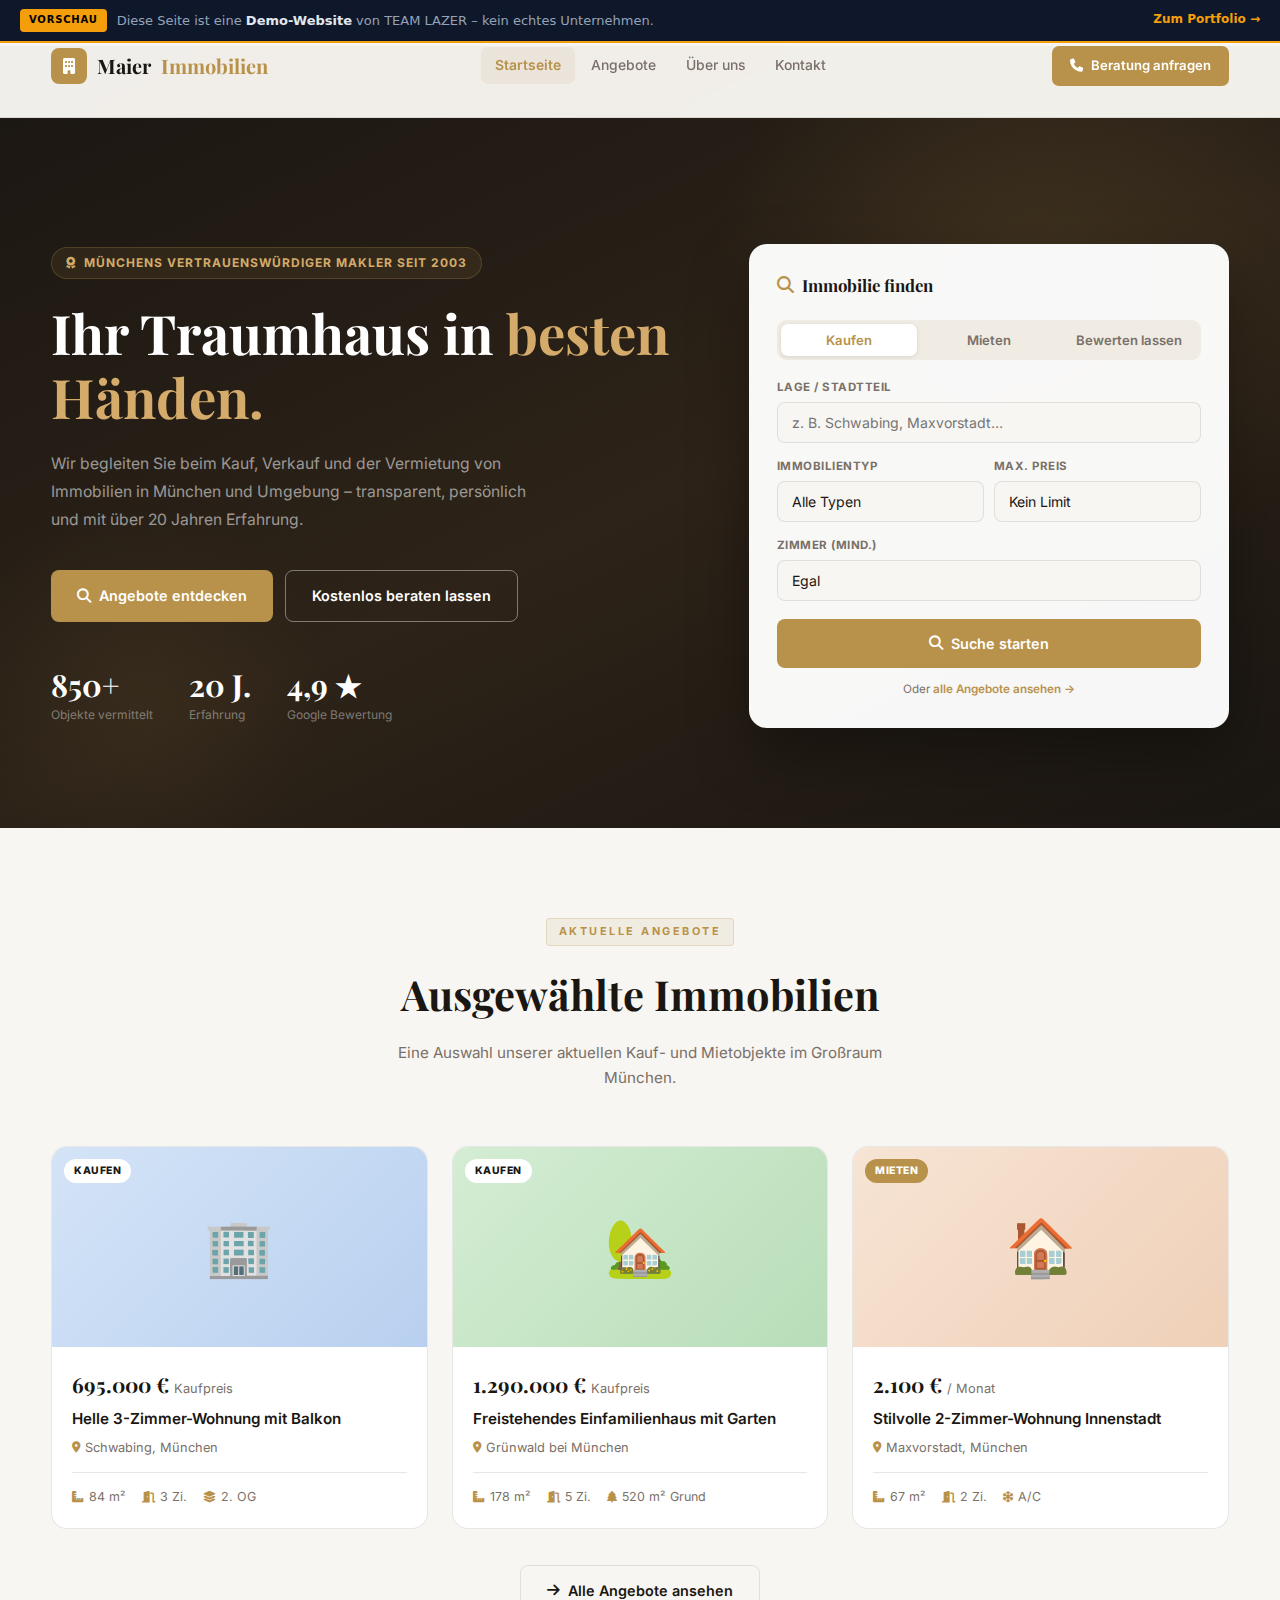
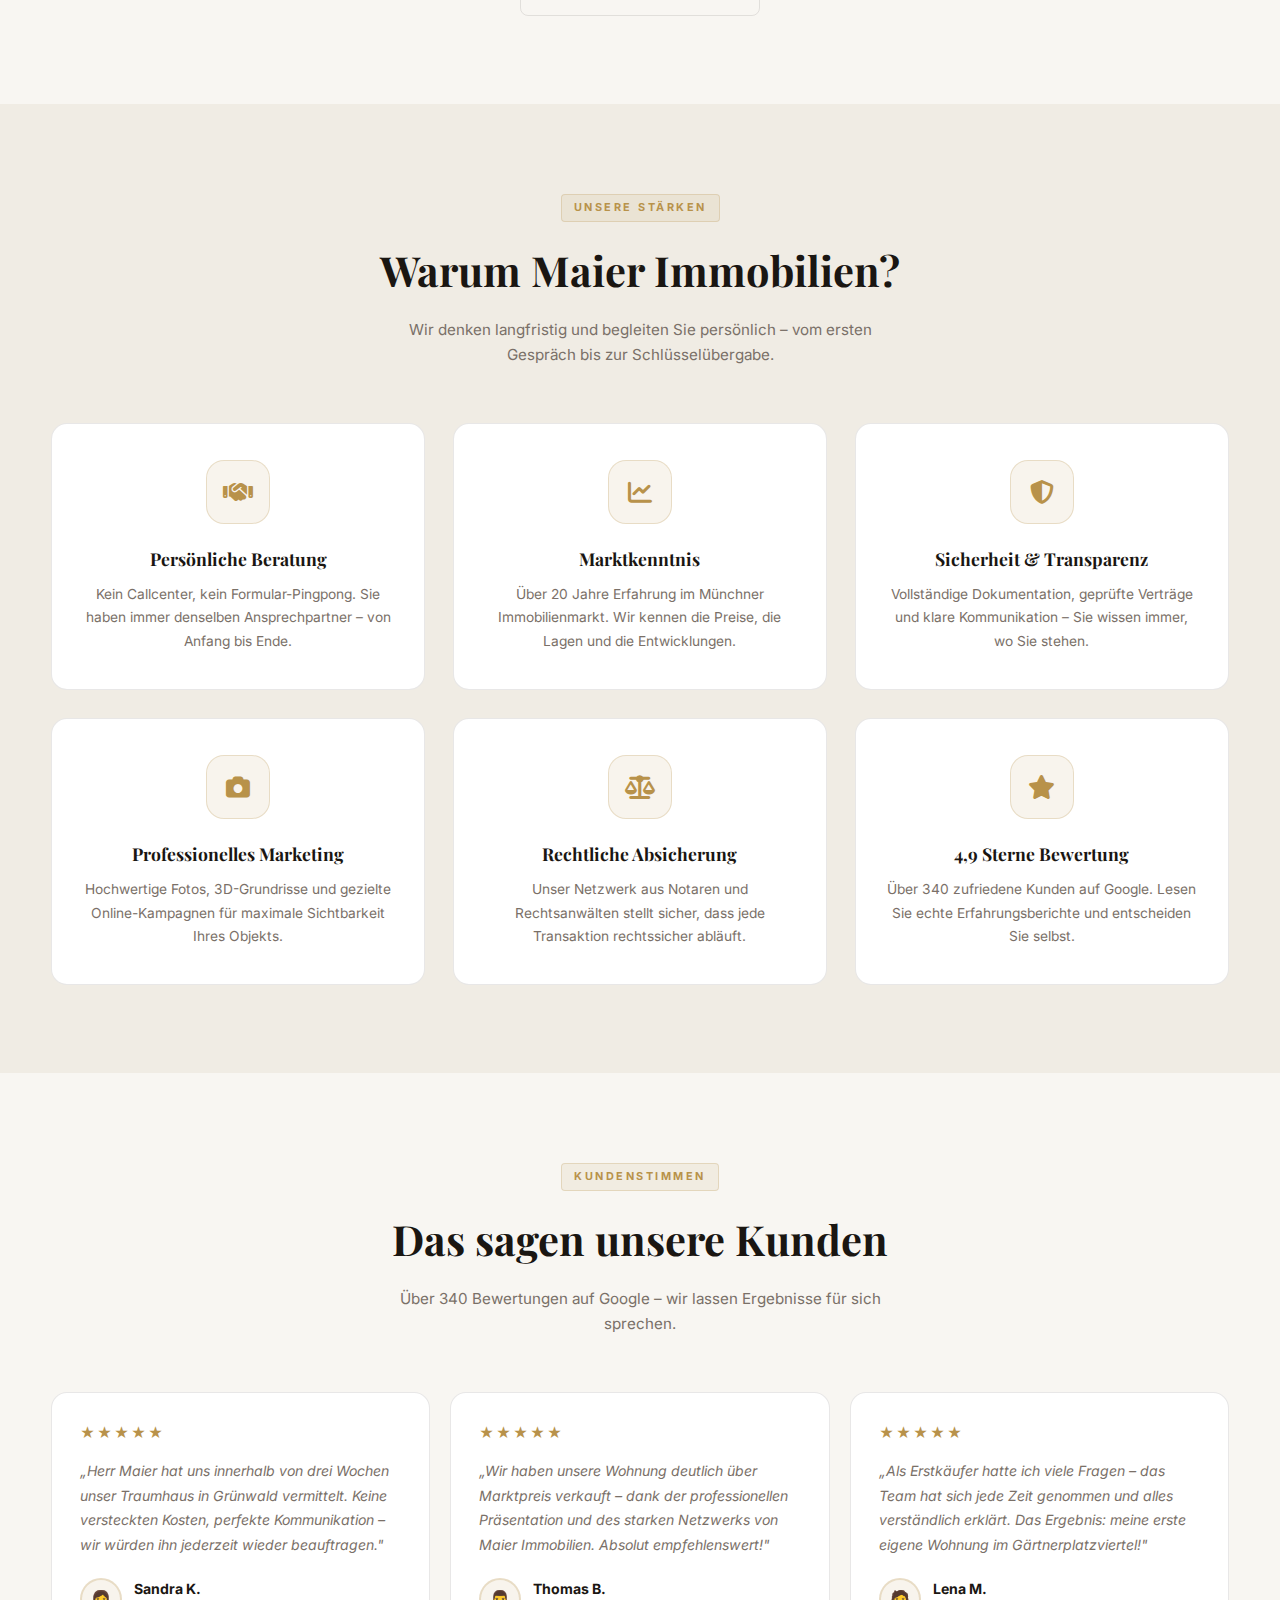
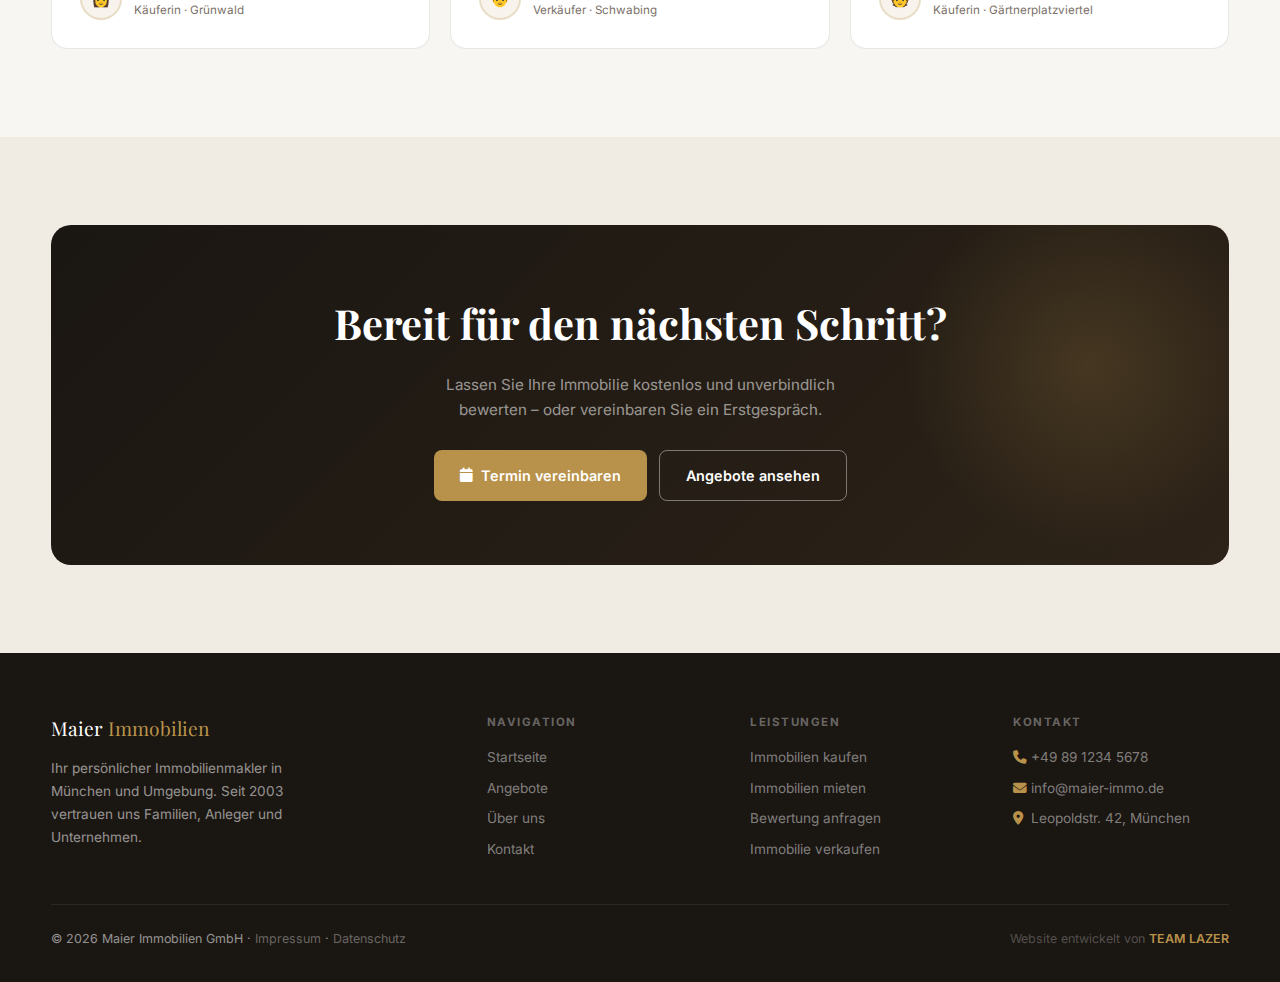
<file: public/projects/maier-immobilien/index.html>
<!DOCTYPE html>
<html lang="de">
<head>
  <meta charset="UTF-8" />
  <meta name="viewport" content="width=device-width, initial-scale=1.0" />
  <title>Maier Immobilien – Ihr Makler in München</title>
  <link rel="preconnect" href="https://fonts.googleapis.com" />
  <link href="https://fonts.googleapis.com/css2?family=Inter:wght@300;400;500;600;700&family=Playfair+Display:wght@600;700&display=swap" rel="stylesheet" />
  <link rel="stylesheet" href="https://cdnjs.cloudflare.com/ajax/libs/font-awesome/6.5.0/css/all.min.css" />
  <style>
    *, *::before, *::after { box-sizing: border-box; margin: 0; padding: 0; }
    :root {
      --gold: #b8924a;
      --gold-light: #d4ab6a;
      --gold-dim: rgba(184,146,74,.1);
      --gold-border: rgba(184,146,74,.25);
      --bg: #f8f6f2;
      --bg2: #f0ece4;
      --surface: #ffffff;
      --text: #1a1612;
      --muted: #7a7068;
      --border: rgba(26,22,18,.1);
      --nav-h: 72px;
    }
    html { scroll-behavior: smooth; overflow-x: hidden; }
    body { background: var(--bg); color: var(--text); font-family: 'Inter', sans-serif; line-height: 1.65; overflow-x: hidden; }
    a { color: inherit; text-decoration: none; }
    ul { list-style: none; }
    img { max-width: 100%; }
    button { font-family: inherit; cursor: pointer; border: none; }
    .container { width: min(92%, 1180px); margin: 0 auto; }

    /* BUTTONS */
    .btn { display: inline-flex; align-items: center; gap: 8px; padding: 13px 26px; border-radius: 8px; font-size: 0.9rem; font-weight: 600; transition: .22s; cursor: pointer; border: none; white-space: nowrap; }
    .btn-primary { background: var(--gold); color: #fff; }
    .btn-primary:hover { background: var(--gold-light); transform: translateY(-2px); box-shadow: 0 8px 24px rgba(184,146,74,.3); }
    .btn-secondary { background: transparent; color: var(--text); border: 1.5px solid var(--border); }
    .btn-secondary:hover { border-color: var(--gold); color: var(--gold); transform: translateY(-2px); }
    .btn-outline-white { background: transparent; color: #fff; border: 1.5px solid rgba(255,255,255,.4); }
    .btn-outline-white:hover { border-color: #fff; background: rgba(255,255,255,.08); }
    .btn-sm { padding: 9px 18px; font-size: 0.82rem; border-radius: 7px; }

    /* NAV */
    nav {
      position: fixed; top: 46px; left: 0; right: 0; z-index: 1000;
      height: var(--nav-h);
      background: rgba(248,246,242,.97);
      border-bottom: 1px solid var(--border);
      backdrop-filter: blur(16px);
      transition: box-shadow .3s;
    }
    nav.scrolled { box-shadow: 0 2px 20px rgba(26,22,18,.08); }
    .ni { height: 100%; display: flex; align-items: center; justify-content: space-between; gap: 24px; }
    .logo { display: flex; align-items: center; gap: 10px; font-family: 'Playfair Display', serif; font-size: 1.25rem; font-weight: 700; color: var(--text); }
    .logo-icon { width: 36px; height: 36px; background: var(--gold); border-radius: 8px; display: flex; align-items: center; justify-content: center; color: #fff; font-size: 1rem; }
    .logo span { color: var(--gold); }
    .nl { display: flex; align-items: center; gap: 2px; }
    .nl a { padding: 7px 14px; border-radius: 7px; font-size: 0.87rem; font-weight: 500; color: var(--muted); transition: .2s; }
    .nl a:hover, .nl a.active { color: var(--text); background: var(--gold-dim); }
    .nl a.active { color: var(--gold); font-weight: 600; }
    .nav-cta { display: flex; gap: 10px; align-items: center; }

    /* DEMO BANNER */
    .demo-bar { position: fixed; top: 0; left: 0; right: 0; z-index: 99999; background: #0f172a; border-bottom: 2px solid #f59e0b; padding: 9px 20px; display: flex; align-items: center; justify-content: space-between; gap: 16px; font-family: system-ui,sans-serif; font-size: 13px; color: #e2e8f0; }
    .demo-bar-pill { background: #f59e0b; color: #000; font-weight: 800; font-size: 10px; padding: 3px 9px; border-radius: 4px; letter-spacing: .8px; text-transform: uppercase; }
    .demo-bar a { color: #f59e0b; font-weight: 600; white-space: nowrap; font-size: 12px; }

    /* HERO */
    .hero {
      padding-top: calc(var(--nav-h) + 80px + 46px);
      padding-bottom: 100px;
      background: linear-gradient(155deg, #1a1612 0%, #2d2318 55%, #1a1612 100%);
      position: relative; overflow: hidden;
    }
    .hero::before { content: ''; position: absolute; top: -100px; right: -100px; width: 700px; height: 700px; border-radius: 50%; background: radial-gradient(circle, rgba(184,146,74,.15), transparent 65%); }
    .hero::after { content: ''; position: absolute; bottom: -60px; left: -60px; width: 400px; height: 400px; border-radius: 50%; background: radial-gradient(circle, rgba(184,146,74,.08), transparent 65%); }
    .hero-in { position: relative; z-index: 1; display: grid; grid-template-columns: 1fr 480px; gap: 60px; align-items: center; }
    .hero-tag { display: inline-flex; align-items: center; gap: 8px; font-size: .75rem; font-weight: 700; letter-spacing: 1px; text-transform: uppercase; color: var(--gold-light); background: var(--gold-dim); border: 1px solid var(--gold-border); border-radius: 20px; padding: 5px 14px; margin-bottom: 22px; }
    h1.hero-h1 { font-family: 'Playfair Display', serif; font-size: clamp(2.2rem,4.5vw,3.4rem); font-weight: 700; color: #fff; line-height: 1.18; margin-bottom: 20px; }
    h1.hero-h1 em { font-style: normal; color: var(--gold-light); }
    .hero-sub { color: rgba(255,255,255,.55); font-size: .98rem; max-width: 480px; line-height: 1.8; margin-bottom: 36px; }
    .hero-btns { display: flex; gap: 12px; flex-wrap: wrap; margin-bottom: 48px; }
    .hero-stats { display: flex; gap: 36px; }
    .hstat { }
    .hstat-val { font-family: 'Playfair Display', serif; font-size: 1.9rem; font-weight: 700; color: #fff; line-height: 1; }
    .hstat-label { font-size: .75rem; color: rgba(255,255,255,.4); margin-top: 4px; }

    /* Hero search card */
    .search-card { background: rgba(255,255,255,.97); border-radius: 18px; padding: 28px; box-shadow: 0 24px 60px rgba(0,0,0,.35); }
    .sc-title { font-family: 'Playfair Display', serif; font-size: 1.05rem; font-weight: 700; color: var(--text); margin-bottom: 20px; display: flex; align-items: center; gap: 8px; }
    .sc-title i { color: var(--gold); }
    .sc-tabs { display: flex; gap: 4px; margin-bottom: 18px; background: var(--bg2); border-radius: 9px; padding: 4px; }
    .sc-tab { flex: 1; padding: 8px; border-radius: 7px; font-size: .82rem; font-weight: 600; color: var(--muted); background: transparent; cursor: pointer; transition: .2s; text-align: center; }
    .sc-tab.active { background: #fff; color: var(--gold); box-shadow: 0 1px 4px rgba(0,0,0,.1); }
    .sc-field { margin-bottom: 14px; }
    .sc-field label { display: block; font-size: .72rem; font-weight: 700; color: var(--muted); text-transform: uppercase; letter-spacing: .5px; margin-bottom: 5px; }
    .sc-field select, .sc-field input { width: 100%; padding: 11px 14px; border: 1.5px solid var(--border); border-radius: 8px; font-family: inherit; font-size: .88rem; color: var(--text); background: var(--bg); appearance: none; }
    .sc-field select:focus, .sc-field input:focus { outline: none; border-color: var(--gold); }
    .sc-row { display: grid; grid-template-columns: 1fr 1fr; gap: 10px; }
    .sc-submit { width: 100%; margin-top: 4px; justify-content: center; }
    .sc-hint { font-size: .73rem; color: var(--muted); text-align: center; margin-top: 12px; }
    .sc-hint a { color: var(--gold); font-weight: 600; }

    /* SECTIONS */
    .section { padding: 88px 0; }
    .section-alt { background: var(--bg2); }
    .section-tag-el { display: inline-block; font-size: .68rem; font-weight: 700; letter-spacing: 2.5px; text-transform: uppercase; color: var(--gold); background: var(--gold-dim); border: 1px solid var(--gold-border); border-radius: 4px; padding: 4px 12px; margin-bottom: 14px; }
    .section-head { text-align: center; margin-bottom: 56px; }
    .section-head h2 { font-family: 'Playfair Display', serif; font-size: clamp(1.8rem,3.5vw,2.6rem); font-weight: 700; margin-bottom: 12px; }
    .section-head p { color: var(--muted); max-width: 500px; margin: 0 auto; font-size: .95rem; }

    /* PROPERTY CARDS */
    .prop-grid { display: grid; grid-template-columns: repeat(3, 1fr); gap: 24px; }
    .prop-card { background: var(--surface); border: 1px solid var(--border); border-radius: 16px; overflow: hidden; transition: .25s; }
    .prop-card:hover { box-shadow: 0 16px 48px rgba(26,22,18,.12); transform: translateY(-4px); }
    .prop-img { height: 200px; display: flex; align-items: center; justify-content: center; font-size: 3.5rem; position: relative; }
    .prop-img.type1 { background: linear-gradient(135deg, #d4e4f7, #b8d0ef); }
    .prop-img.type2 { background: linear-gradient(135deg, #d4edd4, #b8ddb8); }
    .prop-img.type3 { background: linear-gradient(135deg, #f7e4d4, #efd0b8); }
    .prop-img.type4 { background: linear-gradient(135deg, #edd4f7, #ddb8ef); }
    .prop-tag { position: absolute; top: 12px; left: 12px; font-size: .65rem; font-weight: 800; text-transform: uppercase; letter-spacing: .5px; padding: 3px 10px; border-radius: 20px; background: #fff; color: var(--text); }
    .prop-tag.miete { background: var(--gold); color: #fff; }
    .prop-body { padding: 20px; }
    .prop-price { font-family: 'Playfair Display', serif; font-size: 1.3rem; font-weight: 700; color: var(--text); margin-bottom: 4px; }
    .prop-price span { font-size: .8rem; font-family: 'Inter', sans-serif; font-weight: 400; color: var(--muted); }
    .prop-title { font-size: .95rem; font-weight: 600; color: var(--text); margin-bottom: 6px; }
    .prop-loc { font-size: .8rem; color: var(--muted); display: flex; align-items: center; gap: 5px; margin-bottom: 14px; }
    .prop-loc i { color: var(--gold); font-size: .7rem; }
    .prop-details { display: flex; gap: 16px; padding-top: 14px; border-top: 1px solid var(--border); }
    .prop-detail { display: flex; align-items: center; gap: 5px; font-size: .78rem; color: var(--muted); }
    .prop-detail i { color: var(--gold); font-size: .72rem; }

    /* WHY US */
    .why-grid { display: grid; grid-template-columns: repeat(3, 1fr); gap: 28px; }
    .why-card { text-align: center; padding: 36px 28px; background: var(--surface); border: 1px solid var(--border); border-radius: 16px; transition: .25s; }
    .why-card:hover { box-shadow: 0 12px 36px rgba(26,22,18,.08); transform: translateY(-3px); }
    .why-icon { width: 64px; height: 64px; border-radius: 18px; background: var(--gold-dim); border: 1px solid var(--gold-border); display: flex; align-items: center; justify-content: center; font-size: 1.5rem; color: var(--gold); margin: 0 auto 20px; }
    .why-card h3 { font-family: 'Playfair Display', serif; font-size: 1.1rem; font-weight: 700; margin-bottom: 10px; }
    .why-card p { font-size: .86rem; color: var(--muted); line-height: 1.7; }

    /* TESTIMONIALS */
    .testi-grid { display: grid; grid-template-columns: repeat(3, 1fr); gap: 20px; }
    .testi-card { background: var(--surface); border: 1px solid var(--border); border-radius: 16px; padding: 28px; }
    .testi-stars { color: var(--gold); font-size: .9rem; letter-spacing: 2px; margin-bottom: 14px; }
    .testi-text { font-size: .88rem; color: var(--muted); line-height: 1.75; font-style: italic; margin-bottom: 20px; }
    .testi-author { display: flex; align-items: center; gap: 12px; }
    .testi-av { width: 42px; height: 42px; border-radius: 50%; background: var(--gold-dim); border: 2px solid var(--gold-border); display: flex; align-items: center; justify-content: center; font-size: 1rem; }
    .testi-name { font-size: .88rem; font-weight: 700; }
    .testi-meta { font-size: .73rem; color: var(--muted); }

    /* CTA BANNER */
    .cta-banner { background: linear-gradient(135deg, var(--text), #2d2318); border-radius: 20px; padding: 64px 52px; text-align: center; position: relative; overflow: hidden; }
    .cta-banner::before { content: ''; position: absolute; top: -60px; right: -60px; width: 400px; height: 400px; border-radius: 50%; background: radial-gradient(circle, rgba(184,146,74,.2), transparent 65%); }
    .cta-banner h2 { font-family: 'Playfair Display', serif; font-size: clamp(1.8rem,3.5vw,2.6rem); color: #fff; font-weight: 700; margin-bottom: 14px; position: relative; }
    .cta-banner p { color: rgba(255,255,255,.55); max-width: 440px; margin: 0 auto 28px; font-size: .95rem; position: relative; }
    .cta-banner .btns { display: flex; justify-content: center; gap: 12px; flex-wrap: wrap; position: relative; }

    /* FOOTER */
    footer { background: var(--text); color: rgba(255,255,255,.55); padding: 60px 0 32px; }
    .foot-grid { display: grid; grid-template-columns: 1.8fr 1fr 1fr 1fr; gap: 48px; margin-bottom: 44px; }
    .foot-logo { font-family: 'Playfair Display', serif; font-size: 1.2rem; color: #fff; margin-bottom: 12px; }
    .foot-logo span { color: var(--gold); }
    .foot-desc { font-size: .85rem; line-height: 1.7; max-width: 240px; }
    .foot-head { font-size: .72rem; font-weight: 700; text-transform: uppercase; letter-spacing: 1.5px; color: rgba(255,255,255,.35); margin-bottom: 14px; }
    .foot-links { display: flex; flex-direction: column; gap: 8px; }
    .foot-links a { font-size: .85rem; color: rgba(255,255,255,.45); transition: .2s; }
    .foot-links a:hover { color: var(--gold); }
    .foot-bottom { border-top: 1px solid rgba(255,255,255,.08); padding-top: 24px; display: flex; justify-content: space-between; align-items: center; font-size: .78rem; flex-wrap: wrap; gap: 12px; }
    .foot-bottom a { color: rgba(255,255,255,.35); }
    .foot-bottom a:hover { color: var(--gold); }
    .made-by { color: rgba(255,255,255,.25); }
    .made-by a { color: var(--gold); font-weight: 600; }

    @media(max-width:900px) {
      .hero-in { grid-template-columns: 1fr; }
      .search-card { display: none; }
      .prop-grid, .why-grid, .testi-grid { grid-template-columns: 1fr 1fr; }
      .foot-grid { grid-template-columns: 1fr 1fr; }
    }
    @media(max-width:600px) {
      .prop-grid, .why-grid, .testi-grid { grid-template-columns: 1fr; }
      .foot-grid { grid-template-columns: 1fr; }
      .cta-banner { padding: 44px 24px; }
    }
  </style>
</head>
<body>

<!-- DEMO BANNER -->
<div class="demo-bar">
  <div style="display:flex;align-items:center;gap:10px;flex-wrap:wrap;">
    <span class="demo-bar-pill">Vorschau</span>
    <span style="color:#94a3b8;">Diese Seite ist eine <strong style="color:#e2e8f0;">Demo-Website</strong> von TEAM LAZER – kein echtes Unternehmen.</span>
  </div>
  <a href="https://team-lazer.de/portfolio" target="_blank" rel="noopener">Zum Portfolio →</a>
</div>
<div style="height:46px;"></div>

<!-- NAV -->
<nav id="nav">
  <div class="container">
    <div class="ni">
      <a href="index.html" class="logo">
        <div class="logo-icon"><i class="fa-solid fa-building"></i></div>
        Maier <span>Immobilien</span>
      </a>
      <div class="nl">
        <a href="index.html" class="active">Startseite</a>
        <a href="angebote.html">Angebote</a>
        <a href="ueber-uns.html">Über uns</a>
        <a href="kontakt.html">Kontakt</a>
      </div>
      <div class="nav-cta">
        <a href="kontakt.html" class="btn btn-primary btn-sm"><i class="fa-solid fa-phone"></i> Beratung anfragen</a>
      </div>
    </div>
  </div>
</nav>

<!-- HERO -->
<section class="hero">
  <div class="container">
    <div class="hero-in">
      <div>
        <div class="hero-tag"><i class="fa-solid fa-award"></i> Münchens vertrauenswürdiger Makler seit 2003</div>
        <h1 class="hero-h1">Ihr Traumhaus in <em>besten Händen.</em></h1>
        <p class="hero-sub">Wir begleiten Sie beim Kauf, Verkauf und der Vermietung von Immobilien in München und Umgebung – transparent, persönlich und mit über 20 Jahren Erfahrung.</p>
        <div class="hero-btns">
          <a href="angebote.html" class="btn btn-primary"><i class="fa-solid fa-search"></i> Angebote entdecken</a>
          <a href="kontakt.html" class="btn btn-outline-white">Kostenlos beraten lassen</a>
        </div>
        <div class="hero-stats">
          <div class="hstat"><div class="hstat-val">850+</div><div class="hstat-label">Objekte vermittelt</div></div>
          <div class="hstat"><div class="hstat-val">20 J.</div><div class="hstat-label">Erfahrung</div></div>
          <div class="hstat"><div class="hstat-val">4,9 ★</div><div class="hstat-label">Google Bewertung</div></div>
        </div>
      </div>
      <div>
        <div class="search-card">
          <div class="sc-title"><i class="fa-solid fa-search"></i> Immobilie finden</div>
          <div class="sc-tabs">
            <button class="sc-tab active">Kaufen</button>
            <button class="sc-tab">Mieten</button>
            <button class="sc-tab">Bewerten lassen</button>
          </div>
          <div class="sc-field">
            <label>Lage / Stadtteil</label>
            <input type="text" placeholder="z. B. Schwabing, Maxvorstadt…" />
          </div>
          <div class="sc-row">
            <div class="sc-field">
              <label>Immobilientyp</label>
              <select>
                <option>Alle Typen</option>
                <option>Wohnung</option>
                <option>Haus</option>
                <option>Gewerbe</option>
                <option>Grundstück</option>
              </select>
            </div>
            <div class="sc-field">
              <label>Max. Preis</label>
              <select>
                <option>Kein Limit</option>
                <option>bis 300.000 €</option>
                <option>bis 500.000 €</option>
                <option>bis 750.000 €</option>
                <option>bis 1.000.000 €</option>
                <option>bis 1.500.000 €</option>
              </select>
            </div>
          </div>
          <div class="sc-field">
            <label>Zimmer (mind.)</label>
            <select>
              <option>Egal</option>
              <option>1 Zimmer</option>
              <option>2 Zimmer</option>
              <option>3 Zimmer</option>
              <option>4+ Zimmer</option>
            </select>
          </div>
          <a href="angebote.html" class="btn btn-primary sc-submit">
            <i class="fa-solid fa-search"></i> Suche starten
          </a>
          <div class="sc-hint">Oder <a href="angebote.html">alle Angebote ansehen →</a></div>
        </div>
      </div>
    </div>
  </div>
</section>

<!-- AKTUELLE ANGEBOTE -->
<section class="section">
  <div class="container">
    <div class="section-head">
      <div class="section-tag-el">Aktuelle Angebote</div>
      <h2>Ausgewählte Immobilien</h2>
      <p>Eine Auswahl unserer aktuellen Kauf- und Mietobjekte im Großraum München.</p>
    </div>
    <div class="prop-grid">
      <div class="prop-card">
        <div class="prop-img type1">
          🏢
          <span class="prop-tag">Kaufen</span>
        </div>
        <div class="prop-body">
          <div class="prop-price">695.000 € <span>Kaufpreis</span></div>
          <div class="prop-title">Helle 3-Zimmer-Wohnung mit Balkon</div>
          <div class="prop-loc"><i class="fa-solid fa-location-dot"></i> Schwabing, München</div>
          <div class="prop-details">
            <div class="prop-detail"><i class="fa-solid fa-ruler-combined"></i> 84 m²</div>
            <div class="prop-detail"><i class="fa-solid fa-door-open"></i> 3 Zi.</div>
            <div class="prop-detail"><i class="fa-solid fa-layer-group"></i> 2. OG</div>
          </div>
        </div>
      </div>
      <div class="prop-card">
        <div class="prop-img type2">
          🏡
          <span class="prop-tag">Kaufen</span>
        </div>
        <div class="prop-body">
          <div class="prop-price">1.290.000 € <span>Kaufpreis</span></div>
          <div class="prop-title">Freistehendes Einfamilienhaus mit Garten</div>
          <div class="prop-loc"><i class="fa-solid fa-location-dot"></i> Grünwald bei München</div>
          <div class="prop-details">
            <div class="prop-detail"><i class="fa-solid fa-ruler-combined"></i> 178 m²</div>
            <div class="prop-detail"><i class="fa-solid fa-door-open"></i> 5 Zi.</div>
            <div class="prop-detail"><i class="fa-solid fa-tree"></i> 520 m² Grund</div>
          </div>
        </div>
      </div>
      <div class="prop-card">
        <div class="prop-img type3">
          🏠
          <span class="prop-tag miete">Mieten</span>
        </div>
        <div class="prop-body">
          <div class="prop-price">2.100 € <span>/ Monat</span></div>
          <div class="prop-title">Stilvolle 2-Zimmer-Wohnung Innenstadt</div>
          <div class="prop-loc"><i class="fa-solid fa-location-dot"></i> Maxvorstadt, München</div>
          <div class="prop-details">
            <div class="prop-detail"><i class="fa-solid fa-ruler-combined"></i> 67 m²</div>
            <div class="prop-detail"><i class="fa-solid fa-door-open"></i> 2 Zi.</div>
            <div class="prop-detail"><i class="fa-solid fa-snowflake"></i> A/C</div>
          </div>
        </div>
      </div>
    </div>
    <div style="text-align:center;margin-top:36px;">
      <a href="angebote.html" class="btn btn-secondary"><i class="fa-solid fa-arrow-right"></i> Alle Angebote ansehen</a>
    </div>
  </div>
</section>

<!-- WARUM MAIER -->
<section class="section section-alt">
  <div class="container">
    <div class="section-head">
      <div class="section-tag-el">Unsere Stärken</div>
      <h2>Warum Maier Immobilien?</h2>
      <p>Wir denken langfristig und begleiten Sie persönlich – vom ersten Gespräch bis zur Schlüsselübergabe.</p>
    </div>
    <div class="why-grid">
      <div class="why-card">
        <div class="why-icon"><i class="fa-solid fa-handshake"></i></div>
        <h3>Persönliche Beratung</h3>
        <p>Kein Callcenter, kein Formular-Pingpong. Sie haben immer denselben Ansprechpartner – von Anfang bis Ende.</p>
      </div>
      <div class="why-card">
        <div class="why-icon"><i class="fa-solid fa-chart-line"></i></div>
        <h3>Marktkenntnis</h3>
        <p>Über 20 Jahre Erfahrung im Münchner Immobilienmarkt. Wir kennen die Preise, die Lagen und die Entwicklungen.</p>
      </div>
      <div class="why-card">
        <div class="why-icon"><i class="fa-solid fa-shield-halved"></i></div>
        <h3>Sicherheit & Transparenz</h3>
        <p>Vollständige Dokumentation, geprüfte Verträge und klare Kommunikation – Sie wissen immer, wo Sie stehen.</p>
      </div>
      <div class="why-card">
        <div class="why-icon"><i class="fa-solid fa-camera"></i></div>
        <h3>Professionelles Marketing</h3>
        <p>Hochwertige Fotos, 3D-Grundrisse und gezielte Online-Kampagnen für maximale Sichtbarkeit Ihres Objekts.</p>
      </div>
      <div class="why-card">
        <div class="why-icon"><i class="fa-solid fa-scale-balanced"></i></div>
        <h3>Rechtliche Absicherung</h3>
        <p>Unser Netzwerk aus Notaren und Rechtsanwälten stellt sicher, dass jede Transaktion rechtssicher abläuft.</p>
      </div>
      <div class="why-card">
        <div class="why-icon"><i class="fa-solid fa-star"></i></div>
        <h3>4,9 Sterne Bewertung</h3>
        <p>Über 340 zufriedene Kunden auf Google. Lesen Sie echte Erfahrungsberichte und entscheiden Sie selbst.</p>
      </div>
    </div>
  </div>
</section>

<!-- BEWERTUNGEN -->
<section class="section">
  <div class="container">
    <div class="section-head">
      <div class="section-tag-el">Kundenstimmen</div>
      <h2>Das sagen unsere Kunden</h2>
      <p>Über 340 Bewertungen auf Google – wir lassen Ergebnisse für sich sprechen.</p>
    </div>
    <div class="testi-grid">
      <div class="testi-card">
        <div class="testi-stars">★★★★★</div>
        <p class="testi-text">„Herr Maier hat uns innerhalb von drei Wochen unser Traumhaus in Grünwald vermittelt. Keine versteckten Kosten, perfekte Kommunikation – wir würden ihn jederzeit wieder beauftragen."</p>
        <div class="testi-author">
          <div class="testi-av">👩</div>
          <div>
            <div class="testi-name">Sandra K.</div>
            <div class="testi-meta">Käuferin · Grünwald</div>
          </div>
        </div>
      </div>
      <div class="testi-card">
        <div class="testi-stars">★★★★★</div>
        <p class="testi-text">„Wir haben unsere Wohnung deutlich über Marktpreis verkauft – dank der professionellen Präsentation und des starken Netzwerks von Maier Immobilien. Absolut empfehlenswert!"</p>
        <div class="testi-author">
          <div class="testi-av">👨</div>
          <div>
            <div class="testi-name">Thomas B.</div>
            <div class="testi-meta">Verkäufer · Schwabing</div>
          </div>
        </div>
      </div>
      <div class="testi-card">
        <div class="testi-stars">★★★★★</div>
        <p class="testi-text">„Als Erstkäufer hatte ich viele Fragen – das Team hat sich jede Zeit genommen und alles verständlich erklärt. Das Ergebnis: meine erste eigene Wohnung im Gärtnerplatzviertel!"</p>
        <div class="testi-author">
          <div class="testi-av">🧑</div>
          <div>
            <div class="testi-name">Lena M.</div>
            <div class="testi-meta">Käuferin · Gärtnerplatzviertel</div>
          </div>
        </div>
      </div>
    </div>
  </div>
</section>

<!-- CTA -->
<section class="section section-alt">
  <div class="container">
    <div class="cta-banner">
      <h2>Bereit für den nächsten Schritt?</h2>
      <p>Lassen Sie Ihre Immobilie kostenlos und unverbindlich bewerten – oder vereinbaren Sie ein Erstgespräch.</p>
      <div class="btns">
        <a href="kontakt.html" class="btn btn-primary"><i class="fa-solid fa-calendar"></i> Termin vereinbaren</a>
        <a href="angebote.html" class="btn btn-outline-white">Angebote ansehen</a>
      </div>
    </div>
  </div>
</section>

<!-- FOOTER -->
<footer>
  <div class="container">
    <div class="foot-grid">
      <div>
        <div class="foot-logo">Maier <span>Immobilien</span></div>
        <p class="foot-desc">Ihr persönlicher Immobilienmakler in München und Umgebung. Seit 2003 vertrauen uns Familien, Anleger und Unternehmen.</p>
      </div>
      <div>
        <div class="foot-head">Navigation</div>
        <div class="foot-links">
          <a href="index.html">Startseite</a>
          <a href="angebote.html">Angebote</a>
          <a href="ueber-uns.html">Über uns</a>
          <a href="kontakt.html">Kontakt</a>
        </div>
      </div>
      <div>
        <div class="foot-head">Leistungen</div>
        <div class="foot-links">
          <a href="angebote.html">Immobilien kaufen</a>
          <a href="angebote.html">Immobilien mieten</a>
          <a href="kontakt.html">Bewertung anfragen</a>
          <a href="kontakt.html">Immobilie verkaufen</a>
        </div>
      </div>
      <div>
        <div class="foot-head">Kontakt</div>
        <div class="foot-links">
          <a href="tel:+498912345678"><i class="fa-solid fa-phone" style="width:14px;color:var(--gold)"></i> +49 89 1234 5678</a>
          <a href="mailto:info@maier-immobilien.de"><i class="fa-solid fa-envelope" style="width:14px;color:var(--gold)"></i> info@maier-immo.de</a>
          <a href="#"><i class="fa-solid fa-location-dot" style="width:14px;color:var(--gold)"></i> Leopoldstr. 42, München</a>
        </div>
      </div>
    </div>
    <div class="foot-bottom">
      <div>© 2026 Maier Immobilien GmbH · <a href="#">Impressum</a> · <a href="#">Datenschutz</a></div>
      <div class="made-by">Website entwickelt von <a href="https://team-lazer.de" target="_blank">TEAM LAZER</a></div>
    </div>
  </div>
</footer>

<script>
  // Nav scroll effect
  const nav = document.getElementById('nav')
  window.addEventListener('scroll', () => {
    nav.classList.toggle('scrolled', window.scrollY > 20)
  })
  // Search tabs
  document.querySelectorAll('.sc-tab').forEach(tab => {
    tab.addEventListener('click', () => {
      document.querySelectorAll('.sc-tab').forEach(t => t.classList.remove('active'))
      tab.classList.add('active')
    })
  })
</script>
</body>
</html>
</file>
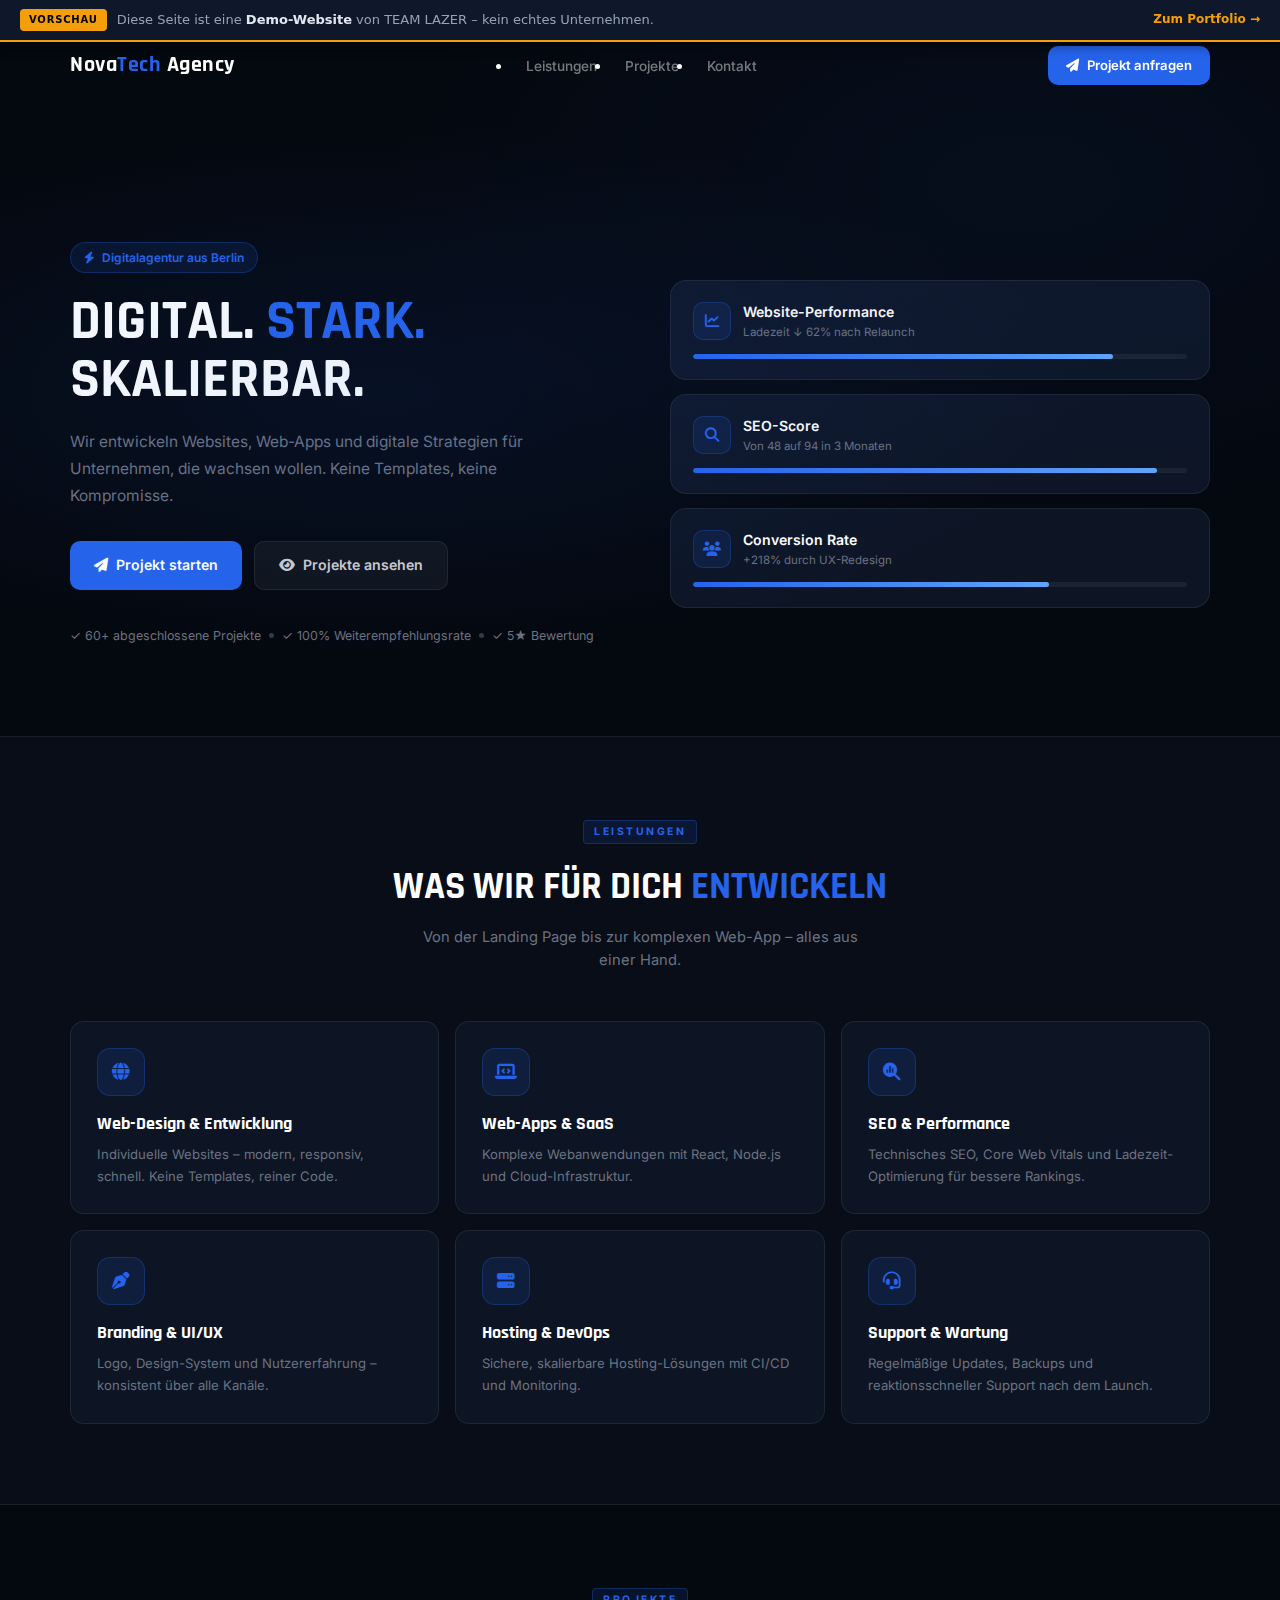
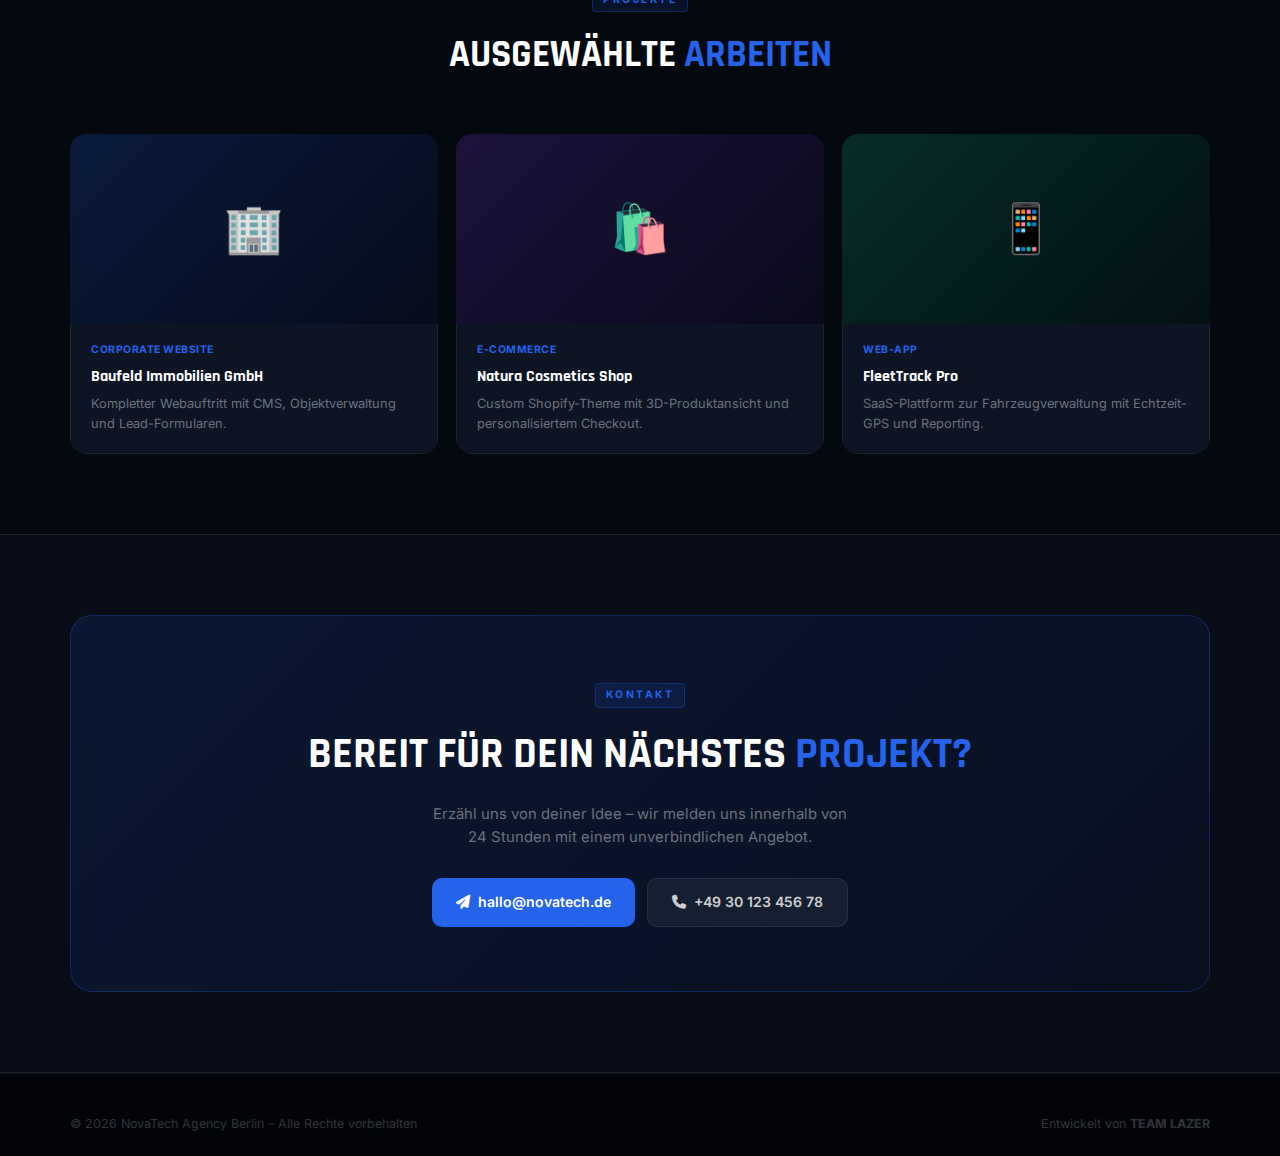
<file: public/projects/novatech-agency/index.html>
<!DOCTYPE html>
<html lang="de">
<head>
  <meta charset="UTF-8" /><meta name="viewport" content="width=device-width,initial-scale=1.0" />
  <title>NovaTech Agency – Digitale Lösungen für wachsende Unternehmen</title>
  <link href="https://fonts.googleapis.com/css2?family=Inter:wght@300;400;500;600;700&family=Rajdhani:wght@700;800&display=swap" rel="stylesheet" />
  <link rel="stylesheet" href="https://cdnjs.cloudflare.com/ajax/libs/font-awesome/6.5.0/css/all.min.css" />
  <style>
    *,*::before,*::after{box-sizing:border-box;margin:0;padding:0}
    :root{--accent:#2563eb;--a-dim:rgba(37,99,235,.12);--a-b:rgba(37,99,235,.28);--bg:#04080f;--s:#080d18;--s2:#0d1525;--border:rgba(255,255,255,.07);--text:#fff;--muted:#6b7280}
    html{scroll-behavior:smooth}body{background:var(--bg);color:var(--text);font-family:'Inter',sans-serif;line-height:1.6;overflow-x:hidden}
    a{color:inherit;text-decoration:none}button{font-family:inherit;cursor:pointer;border:none}
    .container{width:min(92%,1140px);margin:0 auto}
    .btn{display:inline-flex;align-items:center;gap:8px;padding:12px 24px;border-radius:10px;font-size:.88rem;font-weight:600;transition:.22s;cursor:pointer;border:none}
    .btn-p{background:var(--accent);color:#fff}.btn-p:hover{background:#1d4ed8;transform:translateY(-2px);box-shadow:0 8px 26px rgba(37,99,235,.4)}
    .btn-s{background:rgba(255,255,255,.05);color:rgba(255,255,255,.8);border:1px solid var(--border)}.btn-s:hover{background:rgba(255,255,255,.09);transform:translateY(-2px)}
    nav{position:fixed;top:46px;left:0;right:0;height:66px;z-index:1000;transition:.3s}
    nav.sc{background:rgba(4,8,15,.93);backdrop-filter:blur(20px);box-shadow:0 1px 0 var(--border)}
    .ni{height:100%;display:flex;align-items:center;justify-content:space-between;gap:20px}
    .logo{font-family:'Rajdhani',sans-serif;font-size:1.35rem;font-weight:800;letter-spacing:.5px}
    .logo em{font-style:normal;color:var(--accent)}
    .nl{display:flex;gap:2px}.nl a{padding:7px 13px;border-radius:8px;font-size:.85rem;font-weight:500;color:rgba(255,255,255,.45);transition:.2s}.nl a:hover{color:#fff;background:rgba(255,255,255,.07)}
    .hero{padding:196px 0 90px;position:relative;overflow:hidden}
    .hero::before{content:'';position:absolute;inset:0;background:radial-gradient(ellipse at 30% 50%,rgba(37,99,235,.1),transparent 55%),radial-gradient(ellipse at 80% 20%,rgba(37,99,235,.06),transparent 45%)}
    .hero-in{display:grid;grid-template-columns:1fr 1fr;gap:60px;align-items:center}
    .htag{display:inline-flex;align-items:center;gap:7px;font-size:.75rem;font-weight:600;color:var(--accent);background:var(--a-dim);border:1px solid var(--a-b);border-radius:20px;padding:5px 13px;margin-bottom:20px}
    h1{font-family:'Rajdhani',sans-serif;font-size:clamp(2.2rem,5vw,3.5rem);font-weight:800;text-transform:uppercase;line-height:1.04;margin-bottom:18px}
    h1 em{font-style:normal;color:var(--accent)}
    .sub{color:var(--muted);font-size:.97rem;line-height:1.75;max-width:460px;margin-bottom:32px}
    .hbtns{display:flex;gap:12px;flex-wrap:wrap;margin-bottom:36px}
    .trust{display:flex;align-items:center;gap:8px;font-size:.78rem;color:var(--muted)}
    .trust-dot{width:5px;height:5px;border-radius:50%;background:rgba(255,255,255,.2)}
    .hvisual{display:flex;flex-direction:column;gap:14px}
    .hcard{background:var(--s2);border:1px solid var(--border);border-radius:16px;padding:20px 22px;transition:.3s}.hcard:hover{border-color:var(--a-b);transform:translateX(6px)}
    .hcard-top{display:flex;align-items:center;gap:12px;margin-bottom:12px}
    .hcard-icon{width:38px;height:38px;border-radius:10px;background:var(--a-dim);border:1px solid var(--a-b);display:flex;align-items:center;justify-content:center;font-size:.9rem;color:var(--accent);flex-shrink:0}
    .hcard-label{font-size:.88rem;font-weight:600}.hcard-sub{font-size:.72rem;color:var(--muted)}
    .hcard-bar{height:5px;background:rgba(255,255,255,.06);border-radius:3px;overflow:hidden}.hcard-fill{height:100%;background:linear-gradient(90deg,var(--accent),#60a5fa);border-radius:3px}
    .section{padding:80px 0}.alt{background:var(--s);border-top:1px solid var(--border);border-bottom:1px solid var(--border)}
    .sh{text-align:center;margin-bottom:48px}
    .stag{display:inline-block;font-size:.65rem;font-weight:700;letter-spacing:2.5px;text-transform:uppercase;color:var(--accent);background:var(--a-dim);border:1px solid var(--a-b);border-radius:4px;padding:3px 10px;margin-bottom:12px}
    .sh h2{font-family:'Rajdhani',sans-serif;font-size:clamp(1.7rem,4vw,2.4rem);font-weight:800;text-transform:uppercase;margin-bottom:8px}.sh h2 em{font-style:normal;color:var(--accent)}.sh p{color:var(--muted);max-width:440px;margin:0 auto;font-size:.92rem}
    .sg{display:grid;grid-template-columns:repeat(3,1fr);gap:16px}
    .sc2{background:var(--s2);border:1px solid var(--border);border-radius:14px;padding:26px;transition:.22s}.sc2:hover{border-color:var(--a-b);transform:translateY(-3px)}
    .si{width:48px;height:48px;border-radius:13px;background:var(--a-dim);border:1px solid var(--a-b);display:flex;align-items:center;justify-content:center;font-size:1.1rem;color:var(--accent);margin-bottom:14px}
    .sc2 h3{font-family:'Rajdhani',sans-serif;font-size:1.1rem;font-weight:700;margin-bottom:6px}.sc2 p{font-size:.82rem;color:var(--muted);line-height:1.65}
    .works-grid{display:grid;grid-template-columns:repeat(3,1fr);gap:18px}
    .wcard{border-radius:16px;overflow:hidden;position:relative;cursor:pointer;transition:.3s}.wcard:hover{transform:translateY(-4px)}
    .wimg{height:190px;display:flex;align-items:center;justify-content:center;font-size:3rem;position:relative}
    .wimg.w1{background:linear-gradient(135deg,rgba(37,99,235,.2),rgba(37,99,235,.05))}
    .wimg.w2{background:linear-gradient(135deg,rgba(124,58,237,.2),rgba(124,58,237,.05))}
    .wimg.w3{background:linear-gradient(135deg,rgba(16,185,129,.2),rgba(16,185,129,.05))}
    .wbody{background:var(--s2);border:1px solid var(--border);border-top:none;padding:18px 20px}
    .wcat{font-size:.65rem;font-weight:700;text-transform:uppercase;letter-spacing:.5px;color:var(--accent);margin-bottom:6px}
    .wbody h3{font-family:'Rajdhani',sans-serif;font-size:1rem;font-weight:700;margin-bottom:4px}.wbody p{font-size:.8rem;color:var(--muted)}
    .cta-b{background:linear-gradient(135deg,rgba(37,99,235,.12),rgba(37,99,235,.04));border:1px solid var(--a-b);border-radius:22px;padding:64px;text-align:center;position:relative;overflow:hidden}
    .cta-b h2{font-family:'Rajdhani',sans-serif;font-size:clamp(1.9rem,4vw,2.7rem);font-weight:800;text-transform:uppercase;margin-bottom:14px}.cta-b h2 em{font-style:normal;color:var(--accent)}
    .cta-b p{color:var(--muted);max-width:420px;margin:0 auto 28px;font-size:.93rem}
    .cbtns{display:flex;justify-content:center;gap:12px;flex-wrap:wrap}
    footer{background:rgba(0,0,0,.4);border-top:1px solid var(--border);padding:40px 0 22px}
    .fb{display:flex;align-items:center;justify-content:space-between;flex-wrap:wrap;gap:12px;font-size:.78rem;color:rgba(255,255,255,.2)}
    @media(max-width:900px){.hero-in{grid-template-columns:1fr}.hvisual{display:none}.sg{grid-template-columns:1fr 1fr}.works-grid{grid-template-columns:1fr 1fr}}
    @media(max-width:600px){.sg{grid-template-columns:1fr}.works-grid{grid-template-columns:1fr}.cta-b{padding:40px 22px}.nl{display:none}}
  </style>
</head>
<body>

<!-- DEMO BANNER -->
<div style="position:fixed;top:0;left:0;right:0;z-index:99999;background:#0f172a;border-bottom:2px solid #f59e0b;padding:9px 20px;display:flex;align-items:center;justify-content:space-between;gap:16px;font-family:system-ui,-apple-system,sans-serif;font-size:13px;color:#e2e8f0;box-shadow:0 2px 14px rgba(0,0,0,.5);">
  <div style="display:flex;align-items:center;gap:10px;flex-wrap:wrap;">
    <span style="background:#f59e0b;color:#000;font-weight:800;font-size:10px;padding:3px 9px;border-radius:4px;letter-spacing:.8px;text-transform:uppercase;">Vorschau</span>
    <span style="color:#94a3b8;">Diese Seite ist eine <strong style="color:#e2e8f0;">Demo-Website</strong> von TEAM LAZER – kein echtes Unternehmen.</span>
  </div>
  <a href="https://team-lazer.de/portfolio" target="_blank" rel="noopener" style="color:#f59e0b;font-weight:600;white-space:nowrap;text-decoration:none;font-size:12px;flex-shrink:0;">Zum Portfolio →</a>
</div>
<div style="height:46px;"></div>
<!-- END DEMO BANNER -->

<nav id="n"><div class="container"><div class="ni">
  <div class="logo">Nova<em>Tech</em> Agency</div>
  <ul class="nl"><li><a href="#services">Leistungen</a></li><li><a href="#arbeiten">Projekte</a></li><li><a href="#kontakt">Kontakt</a></li></ul>
  <div style="display:flex;gap:10px"><a href="#kontakt" class="btn btn-p" style="font-size:.82rem;padding:9px 18px"><i class="fa-solid fa-paper-plane"></i> Projekt anfragen</a></div>
</div></div></nav>

<section class="hero">
  <div class="container"><div class="hero-in">
    <div>
      <div class="htag"><i class="fa-solid fa-bolt"></i> Digitalagentur aus Berlin</div>
      <h1>Digital. <em>Stark.</em> Skalierbar.</h1>
      <p class="sub">Wir entwickeln Websites, Web-Apps und digitale Strategien für Unternehmen, die wachsen wollen. Keine Templates, keine Kompromisse.</p>
      <div class="hbtns">
        <a href="#kontakt" class="btn btn-p"><i class="fa-solid fa-paper-plane"></i> Projekt starten</a>
        <a href="#arbeiten" class="btn btn-s"><i class="fa-solid fa-eye"></i> Projekte ansehen</a>
      </div>
      <div class="trust"><span>✓ 60+ abgeschlossene Projekte</span><span class="trust-dot"></span><span>✓ 100% Weiterempfehlungsrate</span><span class="trust-dot"></span><span>✓ 5★ Bewertung</span></div>
    </div>
    <div class="hvisual">
      <div class="hcard"><div class="hcard-top"><div class="hcard-icon"><i class="fa-solid fa-chart-line"></i></div><div><div class="hcard-label">Website-Performance</div><div class="hcard-sub">Ladezeit ↓ 62% nach Relaunch</div></div></div><div class="hcard-bar"><div class="hcard-fill" style="width:85%"></div></div></div>
      <div class="hcard"><div class="hcard-top"><div class="hcard-icon"><i class="fa-solid fa-magnifying-glass"></i></div><div><div class="hcard-label">SEO-Score</div><div class="hcard-sub">Von 48 auf 94 in 3 Monaten</div></div></div><div class="hcard-bar"><div class="hcard-fill" style="width:94%"></div></div></div>
      <div class="hcard"><div class="hcard-top"><div class="hcard-icon"><i class="fa-solid fa-users"></i></div><div><div class="hcard-label">Conversion Rate</div><div class="hcard-sub">+218% durch UX-Redesign</div></div></div><div class="hcard-bar"><div class="hcard-fill" style="width:72%"></div></div></div>
    </div>
  </div></div>
</section>

<section class="section alt" id="services">
  <div class="container">
    <div class="sh"><div class="stag">Leistungen</div><h2>Was wir für dich <em>entwickeln</em></h2><p>Von der Landing Page bis zur komplexen Web-App – alles aus einer Hand.</p></div>
    <div class="sg">
      <div class="sc2"><div class="si"><i class="fa-solid fa-globe"></i></div><h3>Web-Design & Entwicklung</h3><p>Individuelle Websites – modern, responsiv, schnell. Keine Templates, reiner Code.</p></div>
      <div class="sc2"><div class="si"><i class="fa-solid fa-laptop-code"></i></div><h3>Web-Apps & SaaS</h3><p>Komplexe Webanwendungen mit React, Node.js und Cloud-Infrastruktur.</p></div>
      <div class="sc2"><div class="si"><i class="fa-solid fa-magnifying-glass-chart"></i></div><h3>SEO & Performance</h3><p>Technisches SEO, Core Web Vitals und Ladezeit-Optimierung für bessere Rankings.</p></div>
      <div class="sc2"><div class="si"><i class="fa-solid fa-pen-nib"></i></div><h3>Branding & UI/UX</h3><p>Logo, Design-System und Nutzererfahrung – konsistent über alle Kanäle.</p></div>
      <div class="sc2"><div class="si"><i class="fa-solid fa-server"></i></div><h3>Hosting & DevOps</h3><p>Sichere, skalierbare Hosting-Lösungen mit CI/CD und Monitoring.</p></div>
      <div class="sc2"><div class="si"><i class="fa-solid fa-headset"></i></div><h3>Support & Wartung</h3><p>Regelmäßige Updates, Backups und reaktionsschneller Support nach dem Launch.</p></div>
    </div>
  </div>
</section>

<section class="section" id="arbeiten">
  <div class="container">
    <div class="sh"><div class="stag">Projekte</div><h2>Ausgewählte <em>Arbeiten</em></h2></div>
    <div class="works-grid">
      <div class="wcard"><div class="wimg w1">🏢</div><div class="wbody"><div class="wcat">Corporate Website</div><h3>Baufeld Immobilien GmbH</h3><p>Kompletter Webauftritt mit CMS, Objektverwaltung und Lead-Formularen.</p></div></div>
      <div class="wcard"><div class="wimg w2">🛍️</div><div class="wbody"><div class="wcat">E-Commerce</div><h3>Natura Cosmetics Shop</h3><p>Custom Shopify-Theme mit 3D-Produktansicht und personalisiertem Checkout.</p></div></div>
      <div class="wcard"><div class="wimg w3">📱</div><div class="wbody"><div class="wcat">Web-App</div><h3>FleetTrack Pro</h3><p>SaaS-Plattform zur Fahrzeugverwaltung mit Echtzeit-GPS und Reporting.</p></div></div>
    </div>
  </div>
</section>

<section class="section alt" id="kontakt">
  <div class="container">
    <div class="cta-b">
      <div class="stag">Kontakt</div>
      <h2>Bereit für dein nächstes <em>Projekt?</em></h2>
      <p>Erzähl uns von deiner Idee – wir melden uns innerhalb von 24 Stunden mit einem unverbindlichen Angebot.</p>
      <div class="cbtns">
        <a href="mailto:hallo@novatech.de" class="btn btn-p"><i class="fa-solid fa-paper-plane"></i> hallo@novatech.de</a>
        <a href="tel:+493012345678" class="btn btn-s"><i class="fa-solid fa-phone"></i> +49 30 123 456 78</a>
      </div>
    </div>
  </div>
</section>

<footer><div class="container"><div class="fb"><span>© 2026 NovaTech Agency Berlin – Alle Rechte vorbehalten</span><span>Entwickelt von <strong>TEAM LAZER</strong></span></div></div></footer>
<script>window.addEventListener('scroll',()=>document.getElementById('n').classList.toggle('sc',scrollY>40))</script>
</body></html>
</file>
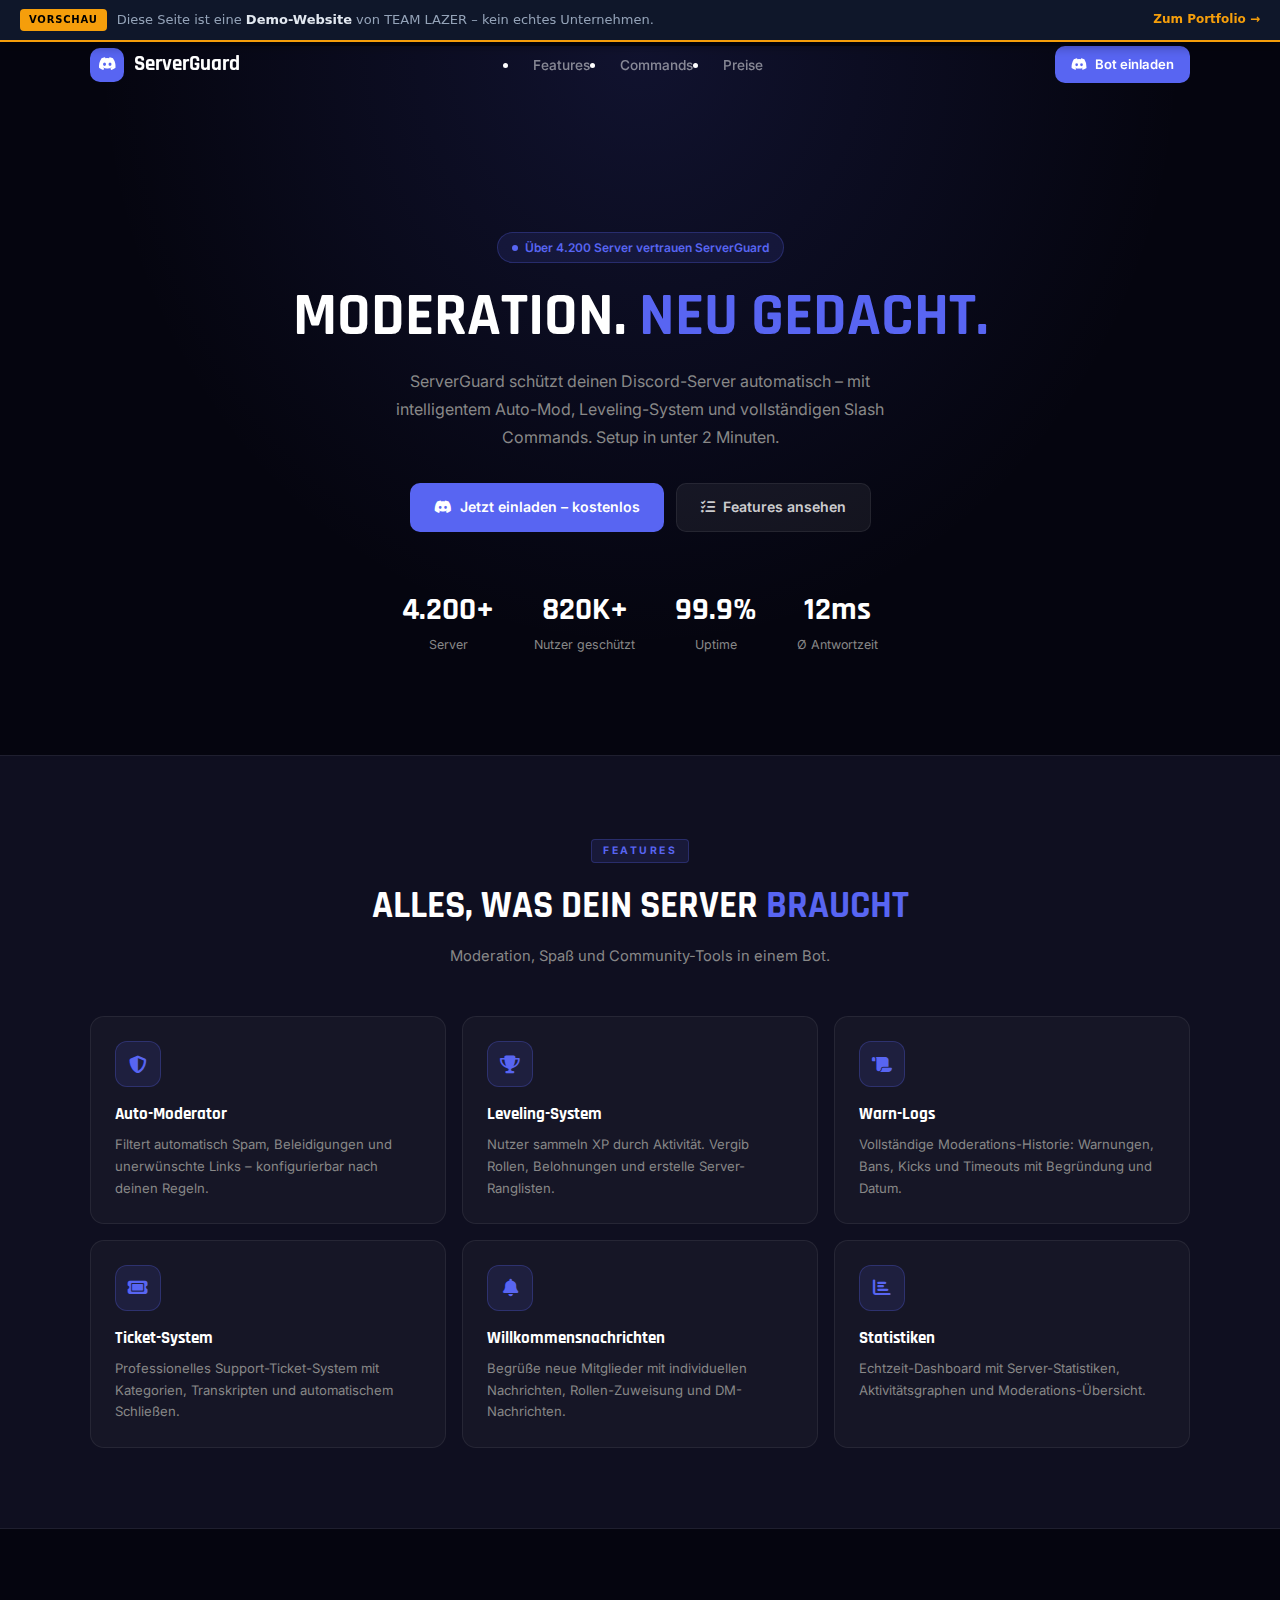
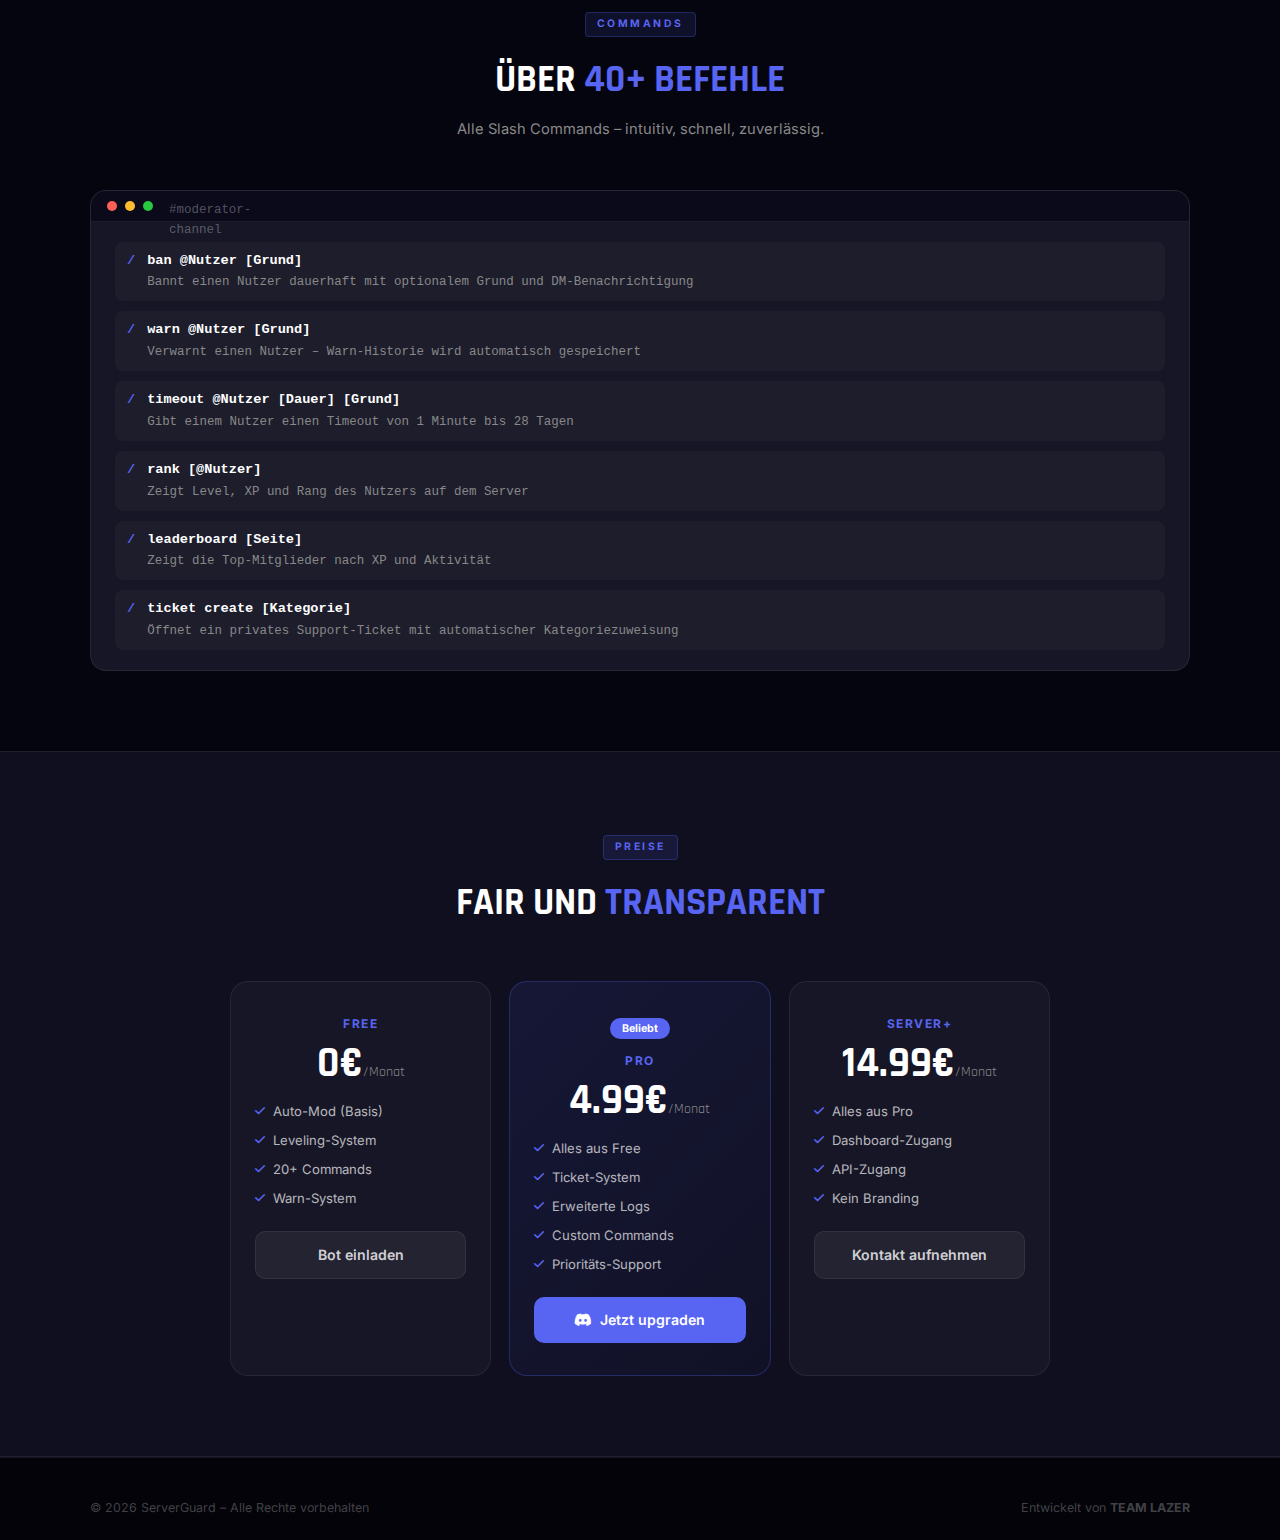
<file: public/projects/serverguard-bot/index.html>
<!DOCTYPE html>
<html lang="de">
<head>
  <meta charset="UTF-8" /><meta name="viewport" content="width=device-width,initial-scale=1.0" />
  <title>ServerGuard – Der ultimative Discord Moderationsbot</title>
  <link href="https://fonts.googleapis.com/css2?family=Inter:wght@400;500;600;700&family=Rajdhani:wght@700;800&display=swap" rel="stylesheet" />
  <link rel="stylesheet" href="https://cdnjs.cloudflare.com/ajax/libs/font-awesome/6.5.0/css/all.min.css" />
  <style>
    *,*::before,*::after{box-sizing:border-box;margin:0;padding:0}
    :root{--blue:#5865f2;--blue-dim:rgba(88,101,242,.12);--blue-border:rgba(88,101,242,.28);--bg:#05050f;--s:#0f0f20;--s2:#161626;--border:rgba(255,255,255,.07);--text:#fff;--muted:#888}
    html{scroll-behavior:smooth}body{background:var(--bg);color:var(--text);font-family:'Inter',sans-serif;line-height:1.6;overflow-x:hidden}
    a{color:inherit;text-decoration:none}button{font-family:inherit;cursor:pointer;border:none}
    .container{width:min(92%,1100px);margin:0 auto}
    .btn{display:inline-flex;align-items:center;gap:8px;padding:12px 24px;border-radius:10px;font-size:.88rem;font-weight:600;transition:.22s;cursor:pointer;border:none}
    .btn-p{background:var(--blue);color:#fff}.btn-p:hover{background:#4752c4;transform:translateY(-2px);box-shadow:0 8px 26px rgba(88,101,242,.4)}
    .btn-s{background:rgba(255,255,255,.06);color:rgba(255,255,255,.8);border:1px solid var(--border)}.btn-s:hover{background:rgba(255,255,255,.1);color:#fff;transform:translateY(-2px)}
    nav{position:fixed;top:46px;left:0;right:0;height:64px;z-index:1000;transition:.3s}
    nav.scrolled{background:rgba(5,5,15,.92);backdrop-filter:blur(18px);box-shadow:0 1px 0 var(--border)}
    .ni{height:100%;display:flex;align-items:center;justify-content:space-between}
    .logo{display:flex;align-items:center;gap:10px;font-family:'Rajdhani',sans-serif;font-size:1.3rem;font-weight:800}
    .logo-i{width:34px;height:34px;border-radius:10px;background:var(--blue);display:flex;align-items:center;justify-content:center;font-size:.9rem}
    .nl{display:flex;gap:4px}.nl a{padding:6px 13px;border-radius:8px;font-size:.85rem;font-weight:500;color:rgba(255,255,255,.5);transition:.2s}.nl a:hover{color:#fff;background:rgba(255,255,255,.07)}
    .hero{padding:186px 0 100px;background:radial-gradient(ellipse at 50% 0%,rgba(88,101,242,.14),transparent 60%);text-align:center}
    .badge{display:inline-flex;align-items:center;gap:7px;font-size:.75rem;font-weight:600;color:var(--blue);background:var(--blue-dim);border:1px solid var(--blue-border);border-radius:20px;padding:5px 14px;margin-bottom:22px}
    .badge span{width:6px;height:6px;border-radius:50%;background:var(--blue);animation:p 2s infinite}
    @keyframes p{0%,100%{opacity:1}50%{opacity:.4}}
    h1{font-family:'Rajdhani',sans-serif;font-size:clamp(2.4rem,6vw,3.8rem);font-weight:800;text-transform:uppercase;line-height:1.05;margin-bottom:18px}
    h1 em{font-style:normal;color:var(--blue)}
    .sub{color:var(--muted);font-size:1rem;line-height:1.75;max-width:520px;margin:0 auto 32px}
    .btns{display:flex;justify-content:center;gap:12px;flex-wrap:wrap;margin-bottom:52px}
    .stats{display:flex;justify-content:center;gap:40px;flex-wrap:wrap}
    .sv{font-family:'Rajdhani',sans-serif;font-size:2rem;font-weight:800}.sl{font-size:.78rem;color:var(--muted)}
    .section{padding:80px 0}.alt{background:var(--s);border-top:1px solid var(--border);border-bottom:1px solid var(--border)}
    .sh{text-align:center;margin-bottom:48px}.sh .tag{display:inline-block;font-size:.65rem;font-weight:700;letter-spacing:2.5px;text-transform:uppercase;color:var(--blue);background:var(--blue-dim);border:1px solid var(--blue-border);border-radius:4px;padding:3px 11px;margin-bottom:12px}
    .sh h2{font-family:'Rajdhani',sans-serif;font-size:clamp(1.7rem,4vw,2.4rem);font-weight:800;text-transform:uppercase;margin-bottom:8px}.sh h2 em{font-style:normal;color:var(--blue)}.sh p{color:var(--muted);max-width:440px;margin:0 auto;font-size:.92rem}
    .fg{display:grid;grid-template-columns:repeat(3,1fr);gap:16px}
    .fc{background:var(--s2);border:1px solid var(--border);border-radius:14px;padding:24px;transition:.22s}.fc:hover{border-color:var(--blue-border);transform:translateY(-3px)}
    .fi{width:46px;height:46px;border-radius:12px;background:var(--blue-dim);border:1px solid var(--blue-border);display:flex;align-items:center;justify-content:center;font-size:1.1rem;color:var(--blue);margin-bottom:14px}
    .fc h3{font-family:'Rajdhani',sans-serif;font-size:1.05rem;font-weight:700;margin-bottom:6px}.fc p{font-size:.82rem;color:var(--muted);line-height:1.65}
    .cmd-block{background:var(--s2);border:1px solid var(--border);border-radius:16px;overflow:hidden;font-family:monospace;font-size:.85rem}
    .cmd-head{background:#0a0a1a;padding:10px 16px;display:flex;align-items:center;gap:8px;border-bottom:1px solid var(--border)}
    .cmd-head span{width:10px;height:10px;border-radius:50%}
    .cmd-body{padding:20px 24px;display:flex;flex-direction:column;gap:10px}
    .cmd-line{display:flex;align-items:flex-start;gap:12px;padding:8px 12px;border-radius:8px;background:rgba(255,255,255,.03)}
    .cmd-slash{color:var(--blue);font-weight:700;flex-shrink:0}.cmd-name{color:#fff;font-weight:600}.cmd-desc{color:var(--muted);font-size:.78rem;margin-top:2px}
    .pg{display:grid;grid-template-columns:repeat(3,1fr);gap:18px;max-width:820px;margin:0 auto}
    .pc{background:var(--s2);border:1px solid var(--border);border-radius:18px;padding:32px 24px;text-align:center}
    .pc.pop{border-color:var(--blue-border);background:linear-gradient(135deg,rgba(88,101,242,.1),rgba(88,101,242,.03))}
    .pop-b{display:inline-block;font-size:.67rem;font-weight:700;color:#fff;background:var(--blue);border-radius:20px;padding:2px 12px;margin-bottom:12px}
    .pn{font-size:.75rem;font-weight:700;letter-spacing:1.5px;text-transform:uppercase;color:var(--blue);margin-bottom:10px}
    .pv{font-family:'Rajdhani',sans-serif;font-size:2.6rem;font-weight:800;line-height:1;margin-bottom:6px}.pv span{font-size:.9rem;font-weight:400;color:var(--muted)}
    .pl{display:flex;flex-direction:column;gap:8px;margin:16px 0 22px;text-align:left}
    .pl li{display:flex;align-items:center;gap:8px;font-size:.82rem;color:rgba(255,255,255,.7)}.pl li i{color:var(--blue);font-size:.72rem}
    .pc .btn{width:100%;justify-content:center}
    footer{background:rgba(0,0,0,.4);border-top:1px solid var(--border);padding:40px 0 22px}
    .fb{display:flex;align-items:center;justify-content:space-between;flex-wrap:wrap;gap:12px;font-size:.78rem;color:rgba(255,255,255,.25)}
    @media(max-width:700px){.fg{grid-template-columns:1fr 1fr}.pg{grid-template-columns:1fr}.stats{gap:24px}.nl{display:none}}
  </style>
</head>
<body>

<!-- DEMO BANNER -->
<div style="position:fixed;top:0;left:0;right:0;z-index:99999;background:#0f172a;border-bottom:2px solid #f59e0b;padding:9px 20px;display:flex;align-items:center;justify-content:space-between;gap:16px;font-family:system-ui,-apple-system,sans-serif;font-size:13px;color:#e2e8f0;box-shadow:0 2px 14px rgba(0,0,0,.5);">
  <div style="display:flex;align-items:center;gap:10px;flex-wrap:wrap;">
    <span style="background:#f59e0b;color:#000;font-weight:800;font-size:10px;padding:3px 9px;border-radius:4px;letter-spacing:.8px;text-transform:uppercase;">Vorschau</span>
    <span style="color:#94a3b8;">Diese Seite ist eine <strong style="color:#e2e8f0;">Demo-Website</strong> von TEAM LAZER – kein echtes Unternehmen.</span>
  </div>
  <a href="https://team-lazer.de/portfolio" target="_blank" rel="noopener" style="color:#f59e0b;font-weight:600;white-space:nowrap;text-decoration:none;font-size:12px;flex-shrink:0;">Zum Portfolio →</a>
</div>
<div style="height:46px;"></div>
<!-- END DEMO BANNER -->

<nav id="n"><div class="container"><div class="ni">
  <div class="logo"><div class="logo-i"><i class="fa-brands fa-discord"></i></div>ServerGuard</div>
  <ul class="nl"><li><a href="#features">Features</a></li><li><a href="#commands">Commands</a></li><li><a href="#preise">Preise</a></li></ul>
  <div style="display:flex;gap:10px"><a href="#" class="btn btn-p btn-sm" style="font-size:.82rem;padding:8px 16px"><i class="fa-brands fa-discord"></i> Bot einladen</a></div>
</div></div></nav>

<section class="hero">
  <div class="container">
    <div class="badge"><span></span> Über 4.200 Server vertrauen ServerGuard</div>
    <h1>Moderation. <em>Neu gedacht.</em></h1>
    <p class="sub">ServerGuard schützt deinen Discord-Server automatisch – mit intelligentem Auto-Mod, Leveling-System und vollständigen Slash Commands. Setup in unter 2 Minuten.</p>
    <div class="btns">
      <a href="#" class="btn btn-p"><i class="fa-brands fa-discord"></i> Jetzt einladen – kostenlos</a>
      <a href="#features" class="btn btn-s"><i class="fa-solid fa-list-check"></i> Features ansehen</a>
    </div>
    <div class="stats">
      <div><div class="sv">4.200+</div><div class="sl">Server</div></div>
      <div><div class="sv">820K+</div><div class="sl">Nutzer geschützt</div></div>
      <div><div class="sv">99.9%</div><div class="sl">Uptime</div></div>
      <div><div class="sv">12ms</div><div class="sl">Ø Antwortzeit</div></div>
    </div>
  </div>
</section>

<section class="section alt" id="features">
  <div class="container">
    <div class="sh"><div class="tag">Features</div><h2>Alles, was dein Server <em>braucht</em></h2><p>Moderation, Spaß und Community-Tools in einem Bot.</p></div>
    <div class="fg">
      <div class="fc"><div class="fi"><i class="fa-solid fa-shield-halved"></i></div><h3>Auto-Moderator</h3><p>Filtert automatisch Spam, Beleidigungen und unerwünschte Links – konfigurierbar nach deinen Regeln.</p></div>
      <div class="fc"><div class="fi"><i class="fa-solid fa-trophy"></i></div><h3>Leveling-System</h3><p>Nutzer sammeln XP durch Aktivität. Vergib Rollen, Belohnungen und erstelle Server-Ranglisten.</p></div>
      <div class="fc"><div class="fi"><i class="fa-solid fa-scroll"></i></div><h3>Warn-Logs</h3><p>Vollständige Moderations-Historie: Warnungen, Bans, Kicks und Timeouts mit Begründung und Datum.</p></div>
      <div class="fc"><div class="fi"><i class="fa-solid fa-ticket"></i></div><h3>Ticket-System</h3><p>Professionelles Support-Ticket-System mit Kategorien, Transkripten und automatischem Schließen.</p></div>
      <div class="fc"><div class="fi"><i class="fa-solid fa-bell"></i></div><h3>Willkommensnachrichten</h3><p>Begrüße neue Mitglieder mit individuellen Nachrichten, Rollen-Zuweisung und DM-Nachrichten.</p></div>
      <div class="fc"><div class="fi"><i class="fa-solid fa-chart-bar"></i></div><h3>Statistiken</h3><p>Echtzeit-Dashboard mit Server-Statistiken, Aktivitätsgraphen und Moderations-Übersicht.</p></div>
    </div>
  </div>
</section>

<section class="section" id="commands">
  <div class="container">
    <div class="sh"><div class="tag">Commands</div><h2>Über <em>40+ Befehle</em></h2><p>Alle Slash Commands – intuitiv, schnell, zuverlässig.</p></div>
    <div class="cmd-block">
      <div class="cmd-head"><span style="background:#ff5f57"></span><span style="background:#febc2e"></span><span style="background:#28c840"></span><span style="margin-left:8px;font-size:.78rem;color:rgba(255,255,255,.3)">#moderator-channel</span></div>
      <div class="cmd-body">
        <div class="cmd-line"><div class="cmd-slash">/</div><div><div class="cmd-name">ban @Nutzer [Grund]</div><div class="cmd-desc">Bannt einen Nutzer dauerhaft mit optionalem Grund und DM-Benachrichtigung</div></div></div>
        <div class="cmd-line"><div class="cmd-slash">/</div><div><div class="cmd-name">warn @Nutzer [Grund]</div><div class="cmd-desc">Verwarnt einen Nutzer – Warn-Historie wird automatisch gespeichert</div></div></div>
        <div class="cmd-line"><div class="cmd-slash">/</div><div><div class="cmd-name">timeout @Nutzer [Dauer] [Grund]</div><div class="cmd-desc">Gibt einem Nutzer einen Timeout von 1 Minute bis 28 Tagen</div></div></div>
        <div class="cmd-line"><div class="cmd-slash">/</div><div><div class="cmd-name">rank [@Nutzer]</div><div class="cmd-desc">Zeigt Level, XP und Rang des Nutzers auf dem Server</div></div></div>
        <div class="cmd-line"><div class="cmd-slash">/</div><div><div class="cmd-name">leaderboard [Seite]</div><div class="cmd-desc">Zeigt die Top-Mitglieder nach XP und Aktivität</div></div></div>
        <div class="cmd-line"><div class="cmd-slash">/</div><div><div class="cmd-name">ticket create [Kategorie]</div><div class="cmd-desc">Öffnet ein privates Support-Ticket mit automatischer Kategoriezuweisung</div></div></div>
      </div>
    </div>
  </div>
</section>

<section class="section alt" id="preise">
  <div class="container">
    <div class="sh"><div class="tag">Preise</div><h2>Fair und <em>transparent</em></h2></div>
    <div class="pg">
      <div class="pc"><div class="pn">Free</div><div class="pv">0€<span>/Monat</span></div><ul class="pl"><li><i class="fa-solid fa-check"></i>Auto-Mod (Basis)</li><li><i class="fa-solid fa-check"></i>Leveling-System</li><li><i class="fa-solid fa-check"></i>20+ Commands</li><li><i class="fa-solid fa-check"></i>Warn-System</li></ul><a href="#" class="btn btn-s">Bot einladen</a></div>
      <div class="pc pop"><div class="pop-b">Beliebt</div><div class="pn">Pro</div><div class="pv">4.99€<span>/Monat</span></div><ul class="pl"><li><i class="fa-solid fa-check"></i>Alles aus Free</li><li><i class="fa-solid fa-check"></i>Ticket-System</li><li><i class="fa-solid fa-check"></i>Erweiterte Logs</li><li><i class="fa-solid fa-check"></i>Custom Commands</li><li><i class="fa-solid fa-check"></i>Prioritäts-Support</li></ul><a href="#" class="btn btn-p"><i class="fa-brands fa-discord"></i> Jetzt upgraden</a></div>
      <div class="pc"><div class="pn">Server+</div><div class="pv">14.99€<span>/Monat</span></div><ul class="pl"><li><i class="fa-solid fa-check"></i>Alles aus Pro</li><li><i class="fa-solid fa-check"></i>Dashboard-Zugang</li><li><i class="fa-solid fa-check"></i>API-Zugang</li><li><i class="fa-solid fa-check"></i>Kein Branding</li></ul><a href="#" class="btn btn-s">Kontakt aufnehmen</a></div>
    </div>
  </div>
</section>

<footer><div class="container"><div class="fb"><span>© 2026 ServerGuard – Alle Rechte vorbehalten</span><span>Entwickelt von <strong>TEAM LAZER</strong></span></div></div></footer>
<script>window.addEventListener('scroll',()=>document.getElementById('n').classList.toggle('scrolled',scrollY>40))</script>
</body></html>
</file>
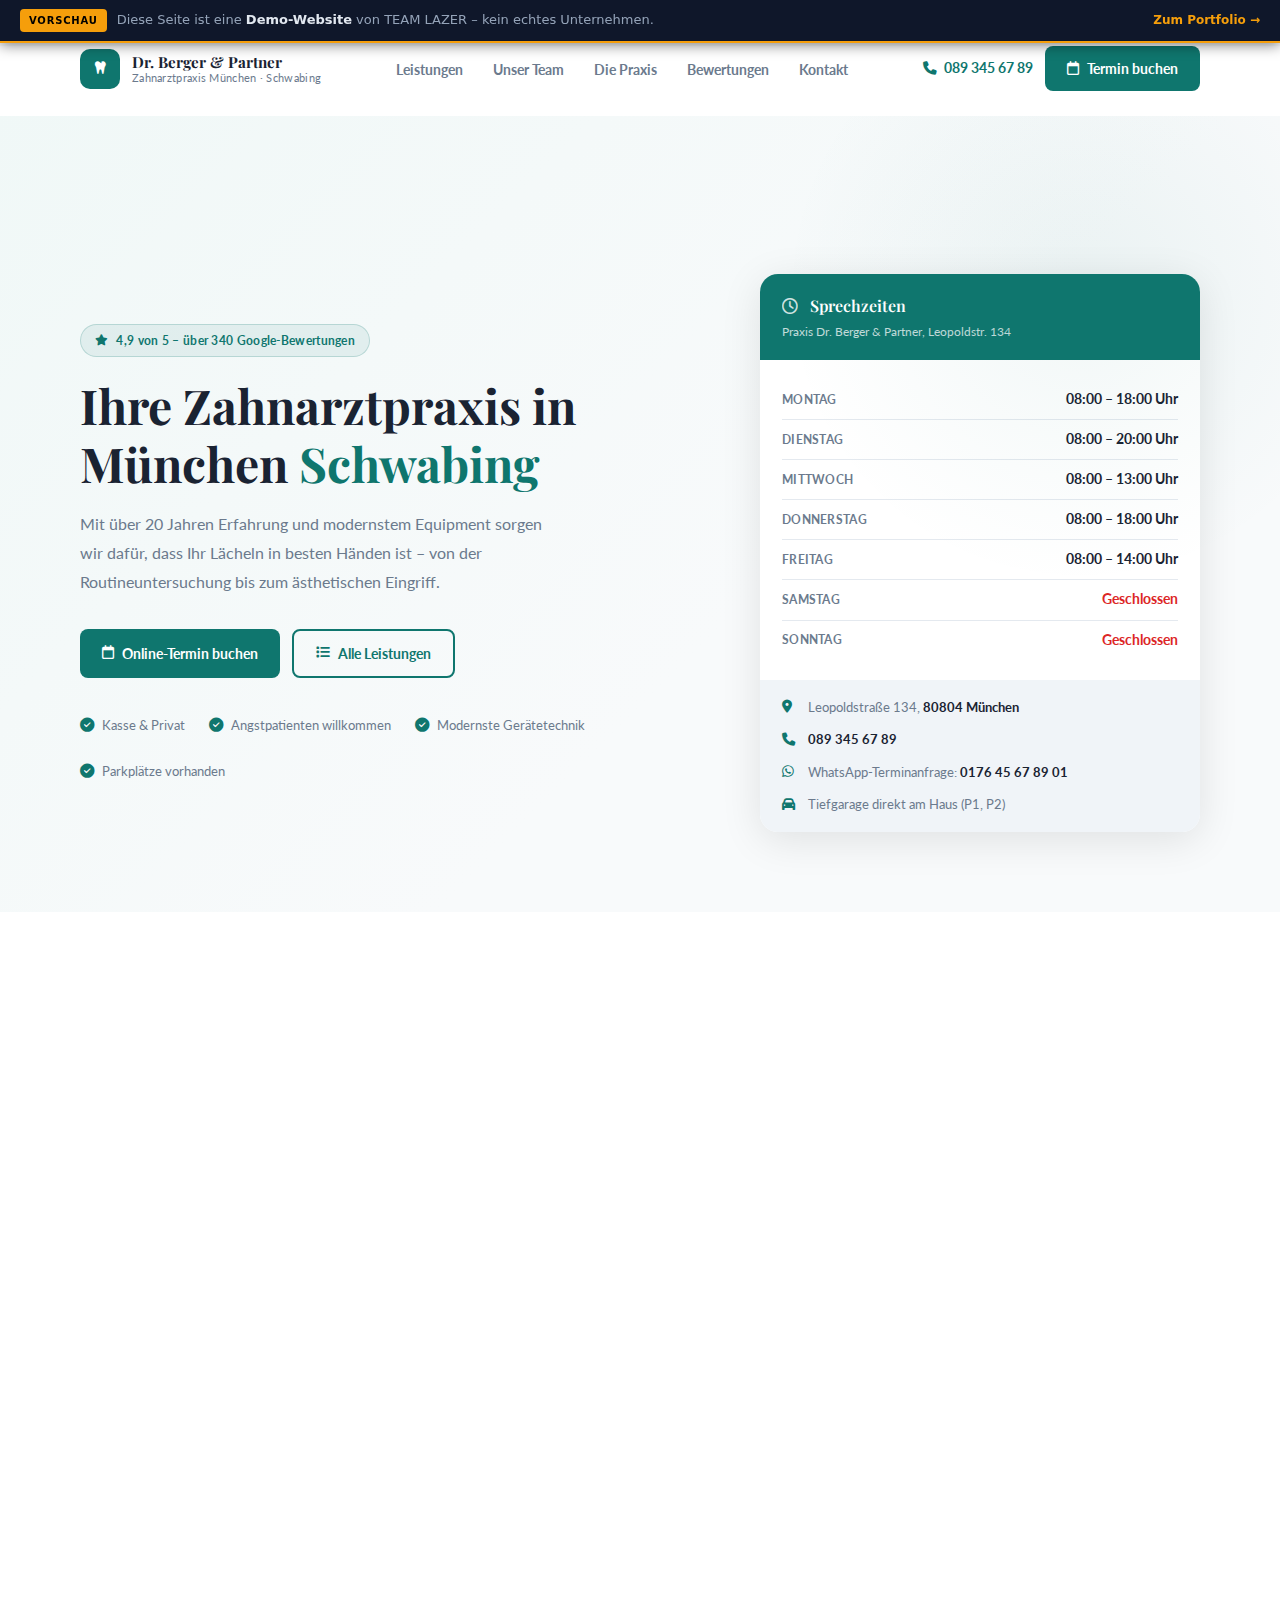
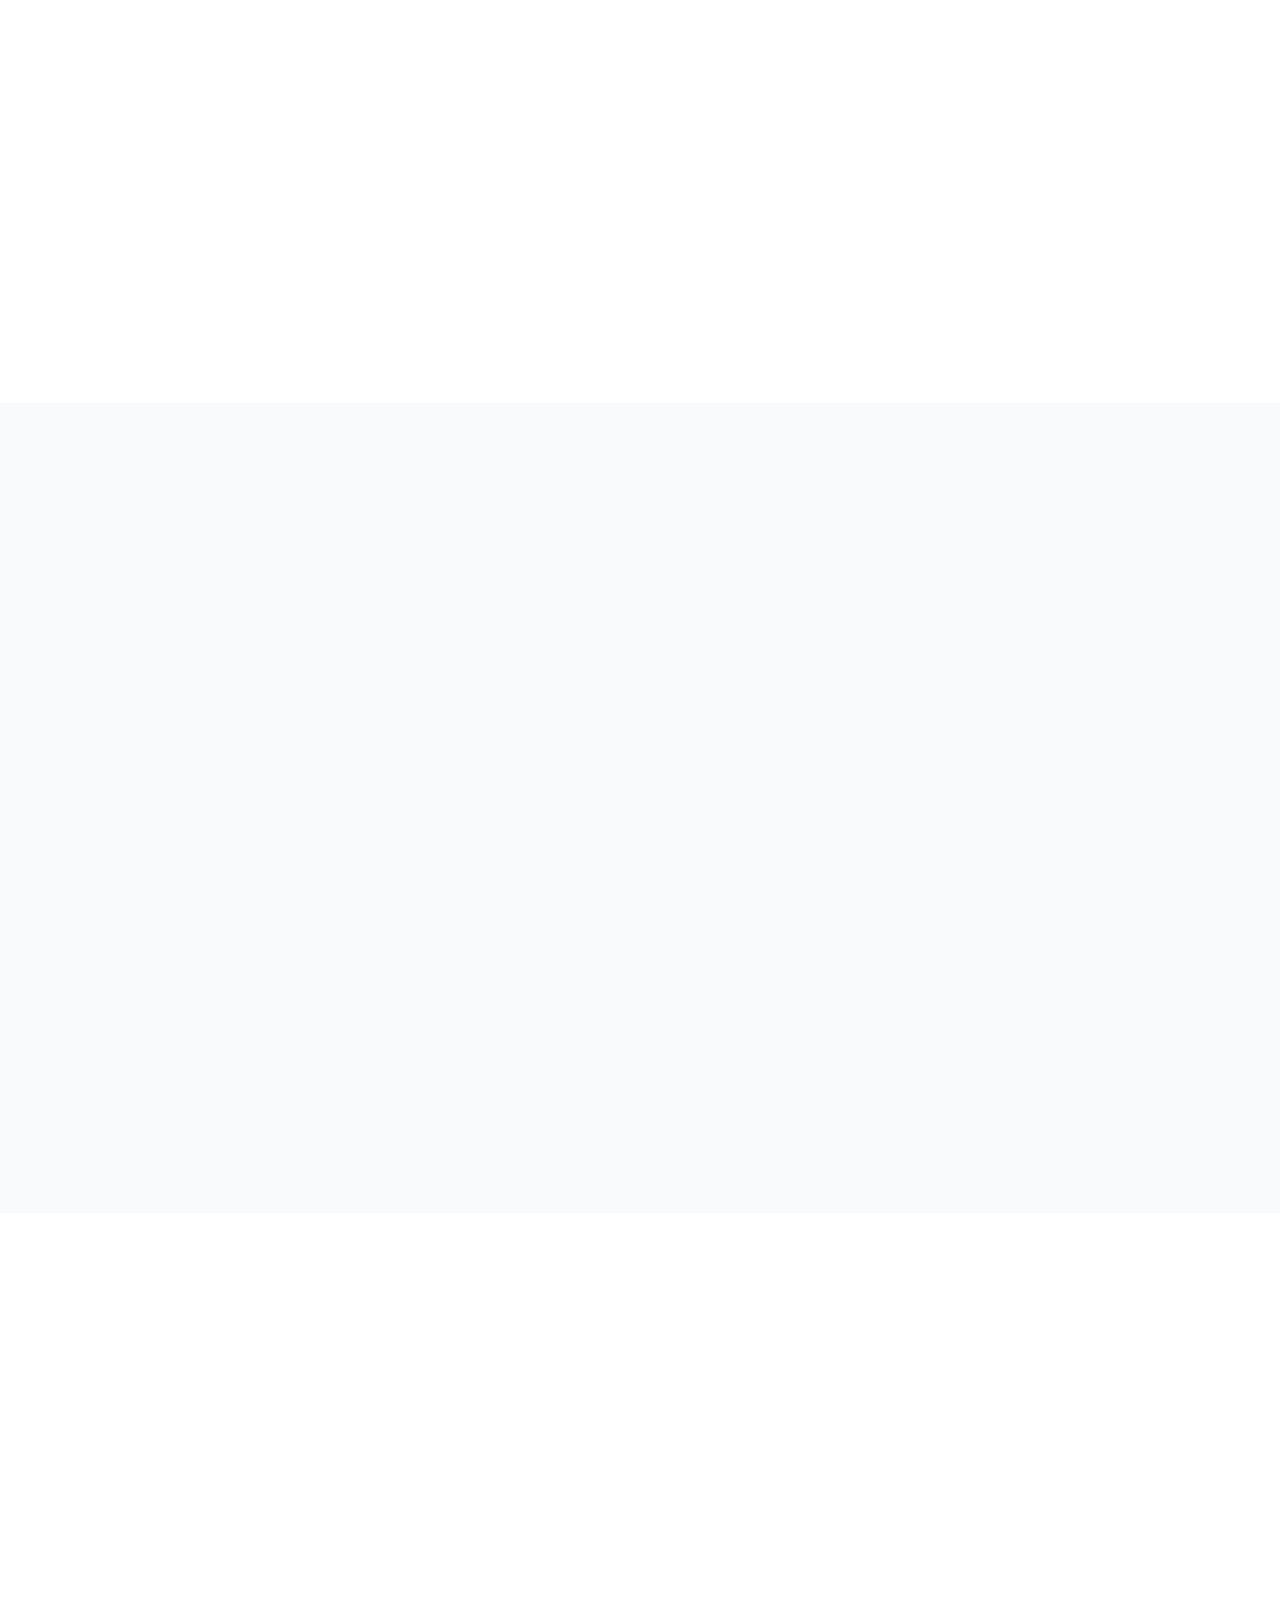
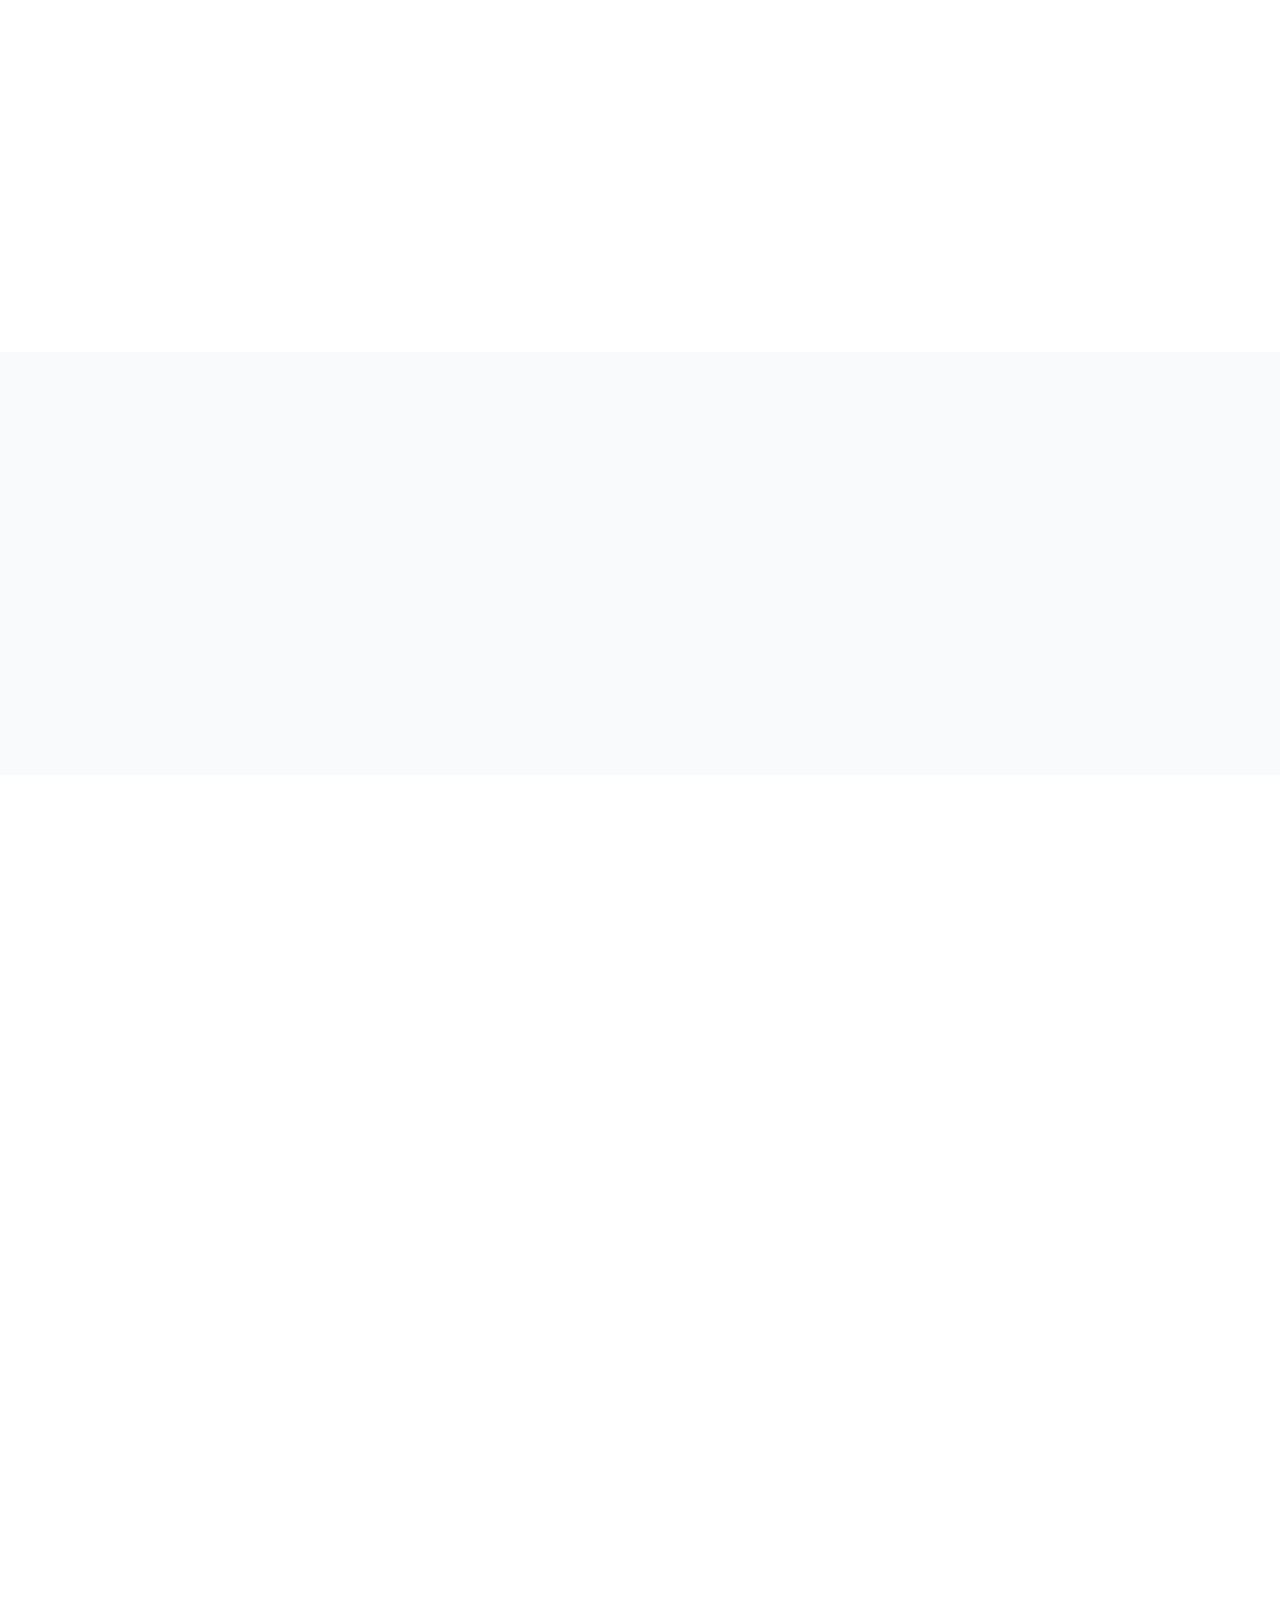
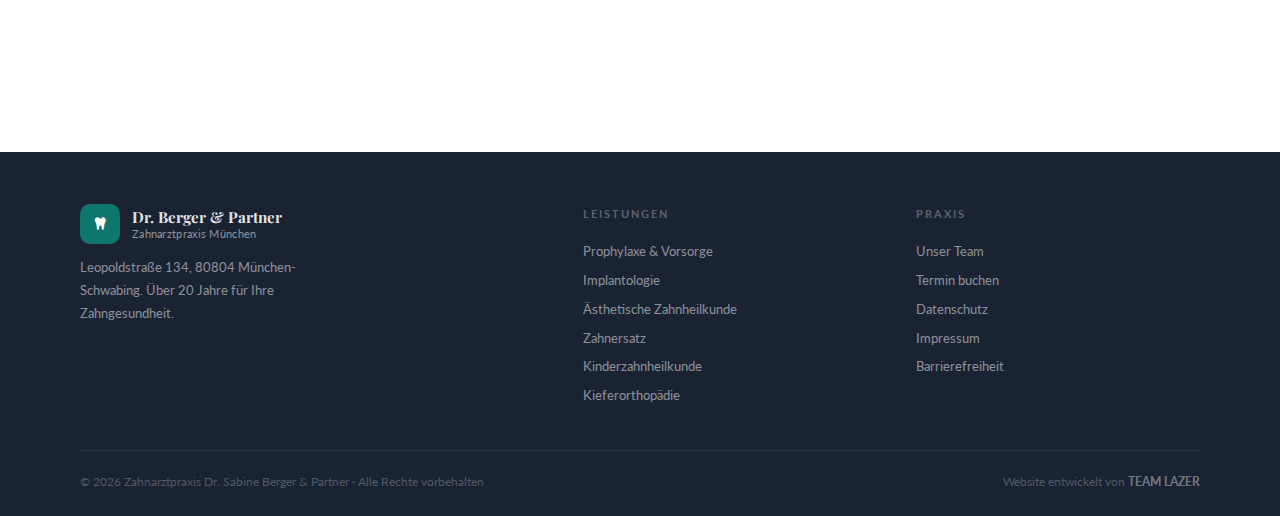
<file: public/projects/zahnarztpraxis-berger/index.html>
<!DOCTYPE html>
<html lang="de">
<head>
  <meta charset="UTF-8" />
  <meta name="viewport" content="width=device-width, initial-scale=1.0" />
  <title>Zahnarztpraxis Dr. Berger & Partner – München Schwabing</title>
  <link rel="preconnect" href="https://fonts.googleapis.com" />
  <link href="https://fonts.googleapis.com/css2?family=Lato:wght@300;400;700&family=Playfair+Display:wght@600;700&display=swap" rel="stylesheet" />
  <link rel="stylesheet" href="https://cdnjs.cloudflare.com/ajax/libs/font-awesome/6.5.0/css/all.min.css" />
  <style>
    *, *::before, *::after { box-sizing: border-box; margin: 0; padding: 0; }
    :root {
      --teal: #0f766e;
      --teal-light: #14b8a6;
      --teal-dim: rgba(15,118,110,0.08);
      --teal-border: rgba(15,118,110,0.2);
      --bg: #f8fafb;
      --white: #ffffff;
      --text: #1a2332;
      --muted: #6b7a8d;
      --border: #e4e9ef;
      --surface: #f0f4f8;
    }
    html { scroll-behavior: smooth; overflow-x: hidden; }
    body { background: var(--bg); color: var(--text); font-family: 'Lato', sans-serif; font-size: 16px; line-height: 1.7; overflow-x: hidden; }
    a { color: inherit; text-decoration: none; transition: .2s; }
    ul { list-style: none; }
    .container { width: min(92%, 1120px); margin: 0 auto; }

    /* NAV */
    nav { position: fixed; top: 46px; left: 0; right: 0; z-index: 1000; height: 70px; background: var(--white); border-bottom: 1px solid transparent; transition: .3s; }
    nav.scrolled { border-bottom-color: var(--border); box-shadow: 0 2px 12px rgba(0,0,0,.06); }
    .ni { height: 100%; display: flex; align-items: center; justify-content: space-between; gap: 20px; }
    .logo { display: flex; align-items: center; gap: 12px; }
    .logo-icon { width: 40px; height: 40px; border-radius: 10px; background: var(--teal); display: flex; align-items: center; justify-content: center; font-size: .9rem; color: #fff; flex-shrink: 0; }
    .logo-text { display: flex; flex-direction: column; line-height: 1.2; }
    .logo-name { font-family: 'Playfair Display', serif; font-size: .95rem; font-weight: 700; color: var(--text); }
    .logo-sub { font-size: .68rem; color: var(--muted); letter-spacing: .3px; }
    .nl { display: flex; gap: 2px; }
    .nl a { padding: 7px 14px; border-radius: 8px; font-size: .86rem; font-weight: 700; color: var(--muted); transition: .2s; }
    .nl a:hover, .nl a.active { color: var(--teal); background: var(--teal-dim); }
    .nav-cta { display: flex; align-items: center; gap: 12px; }
    .nav-phone { display: flex; align-items: center; gap: 7px; font-size: .85rem; font-weight: 700; color: var(--teal); }
    .btn { display: inline-flex; align-items: center; gap: 8px; padding: 11px 22px; border-radius: 8px; font-size: .86rem; font-weight: 700; transition: .22s; cursor: pointer; border: none; font-family: 'Lato', sans-serif; }
    .btn-p { background: var(--teal); color: #fff; }
    .btn-p:hover { background: #0a5f58; transform: translateY(-1px); box-shadow: 0 6px 20px rgba(15,118,110,.3); }
    .btn-outline { background: transparent; color: var(--teal); border: 2px solid var(--teal); }
    .btn-outline:hover { background: var(--teal); color: #fff; }
    .burger { display: none; flex-direction: column; gap: 5px; width: 36px; height: 36px; padding: 6px; border-radius: 8px; background: var(--surface); border: 1px solid var(--border); cursor: pointer; }
    .burger span { display: block; height: 2px; background: var(--text); border-radius: 2px; transition: .3s; }
    .mobile-nav { display: none; flex-direction: column; gap: 4px; padding: 12px 0; border-top: 1px solid var(--border); }
    .mobile-nav a { padding: 11px 14px; border-radius: 8px; font-size: .92rem; font-weight: 700; color: var(--muted); transition: .2s; }
    .mobile-nav a:hover { color: var(--teal); background: var(--teal-dim); }
    .nav-open .mobile-nav { display: flex; }

    /* EMERGENCY BANNER */
    .emergency-bar { background: #dc2626; color: #fff; text-align: center; padding: 10px; font-size: .82rem; font-weight: 700; }
    .emergency-bar a { color: #fff; text-decoration: underline; }

    /* HERO */
    .hero { padding-top: 186px; padding-bottom: 80px; background: linear-gradient(135deg, #f0f8f7 0%, var(--bg) 60%); position: relative; overflow: hidden; }
    .hero::before { content: ''; position: absolute; right: -100px; top: -100px; width: 600px; height: 600px; border-radius: 50%; background: radial-gradient(circle, rgba(15,118,110,.06), transparent 70%); }
    .hero-in { display: grid; grid-template-columns: 1fr 440px; gap: 64px; align-items: center; }
    .hero-badge { display: inline-flex; align-items: center; gap: 8px; font-size: .78rem; font-weight: 700; color: var(--teal); background: var(--teal-dim); border: 1px solid var(--teal-border); border-radius: 20px; padding: 5px 14px; margin-bottom: 20px; letter-spacing: .3px; }
    h1 { font-family: 'Playfair Display', serif; font-size: clamp(2rem, 4.5vw, 3rem); font-weight: 700; line-height: 1.2; color: var(--text); margin-bottom: 18px; }
    h1 em { font-style: normal; color: var(--teal); }
    .hero-sub { color: var(--muted); font-size: 1rem; line-height: 1.8; max-width: 480px; margin-bottom: 32px; }
    .hero-btns { display: flex; gap: 12px; flex-wrap: wrap; margin-bottom: 36px; }
    .hero-trust { display: flex; gap: 24px; flex-wrap: wrap; }
    .trust-item { display: flex; align-items: center; gap: 8px; font-size: .82rem; color: var(--muted); }
    .trust-item i { color: var(--teal); font-size: .9rem; }

    /* Hero info card */
    .hero-card { background: var(--white); border-radius: 18px; box-shadow: 0 8px 40px rgba(0,0,0,.1); overflow: hidden; }
    .hcard-header { background: var(--teal); padding: 18px 22px; }
    .hcard-header h3 { font-family: 'Playfair Display', serif; font-size: 1rem; font-weight: 600; color: #fff; margin-bottom: 2px; }
    .hcard-header p { font-size: .75rem; color: rgba(255,255,255,.75); }
    .hcard-body { padding: 20px 22px; }
    .hours-row { display: flex; justify-content: space-between; align-items: center; padding: 8px 0; border-bottom: 1px solid var(--border); font-size: .85rem; }
    .hours-row:last-child { border-bottom: none; }
    .hours-row .day { color: var(--muted); font-weight: 700; font-size: .78rem; text-transform: uppercase; letter-spacing: .3px; }
    .hours-row .time { color: var(--text); font-weight: 700; }
    .hours-row .time.closed { color: #dc2626; }
    .hcard-footer { padding: 16px 22px; background: var(--surface); display: flex; flex-direction: column; gap: 10px; }
    .info-row { display: flex; align-items: center; gap: 10px; font-size: .83rem; color: var(--muted); }
    .info-row i { color: var(--teal); width: 16px; flex-shrink: 0; }
    .info-row strong { color: var(--text); }

    /* SECTIONS */
    .section { padding: 80px 0; }
    .section-alt { background: var(--white); }
    .sh { text-align: center; margin-bottom: 52px; }
    .stag { display: inline-block; font-size: .68rem; font-weight: 700; letter-spacing: 2.5px; text-transform: uppercase; color: var(--teal); background: var(--teal-dim); border: 1px solid var(--teal-border); border-radius: 4px; padding: 4px 12px; margin-bottom: 12px; }
    .sh h2 { font-family: 'Playfair Display', serif; font-size: clamp(1.7rem, 3.5vw, 2.3rem); font-weight: 700; color: var(--text); margin-bottom: 10px; }
    .sh h2 em { font-style: normal; color: var(--teal); }
    .sh p { color: var(--muted); max-width: 480px; margin: 0 auto; font-size: .95rem; }

    /* LEISTUNGEN */
    .leist-grid { display: grid; grid-template-columns: repeat(3, 1fr); gap: 20px; }
    .leist-card { background: var(--white); border: 1px solid var(--border); border-radius: 14px; padding: 28px 24px; transition: .25s; position: relative; overflow: hidden; }
    .leist-card::before { content: ''; position: absolute; top: 0; left: 0; right: 0; height: 3px; background: var(--teal); transform: scaleX(0); transform-origin: left; transition: .3s; }
    .leist-card:hover { border-color: var(--teal-border); box-shadow: 0 8px 28px rgba(15,118,110,.1); transform: translateY(-3px); }
    .leist-card:hover::before { transform: scaleX(1); }
    .leist-icon { width: 50px; height: 50px; border-radius: 12px; background: var(--teal-dim); border: 1px solid var(--teal-border); display: flex; align-items: center; justify-content: center; font-size: 1.2rem; color: var(--teal); margin-bottom: 16px; }
    .leist-card h3 { font-family: 'Playfair Display', serif; font-size: 1.05rem; font-weight: 700; color: var(--text); margin-bottom: 8px; }
    .leist-card p { font-size: .84rem; color: var(--muted); line-height: 1.7; margin-bottom: 14px; }
    .leist-list { display: flex; flex-direction: column; gap: 5px; }
    .leist-list li { font-size: .81rem; color: var(--muted); display: flex; align-items: center; gap: 8px; }
    .leist-list li i { color: var(--teal); font-size: .7rem; flex-shrink: 0; }

    /* TEAM */
    .team-grid { display: grid; grid-template-columns: repeat(3, 1fr); gap: 24px; }
    .team-card { background: var(--white); border: 1px solid var(--border); border-radius: 18px; overflow: hidden; transition: .25s; }
    .team-card:hover { box-shadow: 0 10px 32px rgba(0,0,0,.1); transform: translateY(-3px); }
    .team-img { height: 220px; display: flex; align-items: center; justify-content: center; font-size: 5rem; background: linear-gradient(135deg, #e6f4f3, #f0f8f7); }
    .team-body { padding: 20px 22px; }
    .team-body h3 { font-family: 'Playfair Display', serif; font-size: 1.1rem; font-weight: 700; color: var(--text); margin-bottom: 3px; }
    .team-role { font-size: .78rem; font-weight: 700; color: var(--teal); text-transform: uppercase; letter-spacing: .5px; margin-bottom: 10px; }
    .team-body p { font-size: .83rem; color: var(--muted); line-height: 1.65; margin-bottom: 12px; }
    .team-qual { display: flex; flex-wrap: wrap; gap: 6px; }
    .qual-tag { font-size: .7rem; font-weight: 700; padding: 3px 9px; border-radius: 6px; background: var(--teal-dim); color: var(--teal); border: 1px solid var(--teal-border); }

    /* BEWERTUNGEN */
    .bewert-header { display: flex; align-items: center; justify-content: center; gap: 16px; margin-bottom: 40px; }
    .bewert-score { font-family: 'Playfair Display', serif; font-size: 3.5rem; font-weight: 700; color: var(--teal); line-height: 1; }
    .bewert-stars { font-size: 1.3rem; color: #f59e0b; letter-spacing: 2px; }
    .bewert-count { font-size: .85rem; color: var(--muted); }
    .bewert-grid { display: grid; grid-template-columns: repeat(3, 1fr); gap: 18px; }
    .bewert-card { background: var(--white); border: 1px solid var(--border); border-radius: 14px; padding: 24px; }
    .bw-stars { color: #f59e0b; font-size: .9rem; margin-bottom: 12px; }
    .bw-text { font-size: .87rem; color: var(--muted); line-height: 1.75; margin-bottom: 16px; font-style: italic; }
    .bw-author { display: flex; align-items: center; gap: 10px; }
    .bw-av { width: 38px; height: 38px; border-radius: 50%; background: var(--teal-dim); border: 2px solid var(--teal-border); display: flex; align-items: center; justify-content: center; font-size: .9rem; flex-shrink: 0; }
    .bw-name { font-size: .87rem; font-weight: 700; color: var(--text); }
    .bw-meta { font-size: .73rem; color: var(--muted); }

    /* NOTFALL */
    .notfall-box { background: var(--text); border-radius: 18px; padding: 44px; display: grid; grid-template-columns: 1fr auto; gap: 32px; align-items: center; }
    .notfall-box h2 { font-family: 'Playfair Display', serif; font-size: 1.6rem; font-weight: 700; color: #fff; margin-bottom: 8px; }
    .notfall-box p { color: rgba(255,255,255,.65); font-size: .92rem; }
    .notfall-contact { display: flex; flex-direction: column; gap: 12px; }
    .notfall-tel { display: flex; align-items: center; gap: 12px; background: rgba(255,255,255,.1); border-radius: 12px; padding: 16px 20px; white-space: nowrap; }
    .notfall-tel i { font-size: 1.3rem; color: #4ade80; }
    .notfall-tel .label { font-size: .72rem; color: rgba(255,255,255,.55); text-transform: uppercase; letter-spacing: .5px; }
    .notfall-tel .number { font-size: 1.1rem; font-weight: 700; color: #fff; }

    /* KONTAKT */
    .kontakt-grid { display: grid; grid-template-columns: 1fr 1fr; gap: 60px; }
    .form-group { margin-bottom: 16px; }
    .form-group label { display: block; font-size: .82rem; font-weight: 700; color: var(--text); margin-bottom: 7px; }
    .form-group input, .form-group select, .form-group textarea { width: 100%; padding: 11px 14px; background: var(--white); border: 1.5px solid var(--border); border-radius: 8px; color: var(--text); font-family: 'Lato', sans-serif; font-size: .9rem; transition: .2s; }
    .form-group input:focus, .form-group select:focus, .form-group textarea:focus { outline: none; border-color: var(--teal); box-shadow: 0 0 0 3px rgba(15,118,110,.1); }
    .form-group select option { color: var(--text); }
    .form-group textarea { resize: vertical; min-height: 110px; }
    .form-row { display: grid; grid-template-columns: 1fr 1fr; gap: 12px; }
    .kontakt-info { display: flex; flex-direction: column; gap: 24px; }
    .ki-block h3 { font-family: 'Playfair Display', serif; font-size: 1.2rem; font-weight: 700; color: var(--text); margin-bottom: 14px; }
    .ki-item { display: flex; align-items: flex-start; gap: 12px; margin-bottom: 10px; }
    .ki-icon { width: 36px; height: 36px; border-radius: 9px; background: var(--teal-dim); border: 1px solid var(--teal-border); display: flex; align-items: center; justify-content: center; font-size: .85rem; color: var(--teal); flex-shrink: 0; margin-top: 2px; }
    .ki-text .label { font-size: .72rem; font-weight: 700; color: var(--muted); text-transform: uppercase; letter-spacing: .5px; }
    .ki-text .val { font-size: .9rem; color: var(--text); font-weight: 700; }
    .ki-text .val a { color: var(--teal); }
    .privacy-note { font-size: .75rem; color: var(--muted); margin-top: 8px; }
    .privacy-note a { color: var(--teal); }

    /* FOOTER */
    footer { background: var(--text); color: rgba(255,255,255,.7); padding: 52px 0 24px; }
    .footer-grid { display: grid; grid-template-columns: 1.6fr 1fr 1fr; gap: 48px; margin-bottom: 40px; }
    .footer-brand .logo-name, .footer-brand .logo-sub { color: rgba(255,255,255,.9); }
    .footer-brand .logo-sub { color: rgba(255,255,255,.5); }
    .footer-brand p { font-size: .84rem; color: rgba(255,255,255,.5); line-height: 1.7; max-width: 240px; margin-top: 12px; }
    .footer-col h5 { font-size: .7rem; font-weight: 700; letter-spacing: 2px; text-transform: uppercase; color: rgba(255,255,255,.3); margin-bottom: 14px; }
    .footer-col a { display: block; font-size: .84rem; color: rgba(255,255,255,.5); padding: 3px 0; transition: .2s; }
    .footer-col a:hover { color: #fff; }
    .footer-bottom { border-top: 1px solid rgba(255,255,255,.08); padding-top: 20px; display: flex; justify-content: space-between; flex-wrap: wrap; gap: 10px; font-size: .78rem; color: rgba(255,255,255,.25); }

    /* ANIMATE */
    .fade { opacity: 0; transform: translateY(20px); transition: opacity .6s ease, transform .6s ease; }
    .fade.in { opacity: 1; transform: none; }

    @media (max-width: 900px) {
      .hero-in { grid-template-columns: 1fr; }
      .hero-card { max-width: 480px; }
      .leist-grid { grid-template-columns: 1fr 1fr; }
      .team-grid { grid-template-columns: 1fr 1fr; }
      .bewert-grid { grid-template-columns: 1fr; }
      .kontakt-grid { grid-template-columns: 1fr; gap: 36px; }
      .notfall-box { grid-template-columns: 1fr; }
      .nl, .nav-phone { display: none; }
      .burger { display: flex; }
      .footer-grid { grid-template-columns: 1fr 1fr; }
    }
    @media (max-width: 600px) {
      .leist-grid { grid-template-columns: 1fr; }
      .team-grid { grid-template-columns: 1fr; }
      .form-row { grid-template-columns: 1fr; }
      .footer-grid { grid-template-columns: 1fr; }
      .hero-trust { flex-direction: column; gap: 10px; }
    }
  </style>
</head>
<body>

<!-- DEMO BANNER -->
<div style="position:fixed;top:0;left:0;right:0;z-index:99999;background:#0f172a;border-bottom:2px solid #f59e0b;padding:9px 20px;display:flex;align-items:center;justify-content:space-between;gap:16px;font-family:system-ui,-apple-system,sans-serif;font-size:13px;color:#e2e8f0;box-shadow:0 2px 14px rgba(0,0,0,.5);">
  <div style="display:flex;align-items:center;gap:10px;flex-wrap:wrap;">
    <span style="background:#f59e0b;color:#000;font-weight:800;font-size:10px;padding:3px 9px;border-radius:4px;letter-spacing:.8px;text-transform:uppercase;">Vorschau</span>
    <span style="color:#94a3b8;">Diese Seite ist eine <strong style="color:#e2e8f0;">Demo-Website</strong> von TEAM LAZER – kein echtes Unternehmen.</span>
  </div>
  <a href="https://team-lazer.de/portfolio" target="_blank" rel="noopener" style="color:#f59e0b;font-weight:600;white-space:nowrap;text-decoration:none;font-size:12px;flex-shrink:0;">Zum Portfolio →</a>
</div>
<div style="height:46px;"></div>
<!-- END DEMO BANNER -->

<!-- NOTFALL BANNER -->
<div class="emergency-bar">
  🦷 Zahnschmerzen? Zahnärztlicher Notfalldienst: <a href="tel:+49893456789">+49 89 345 67 89</a> — Mo–Fr auch ohne Termin ab 08:00 Uhr
</div>

<!-- NAVBAR -->
<nav id="navbar">
  <div class="container">
    <div class="ni">
      <a href="#" class="logo">
        <div class="logo-icon"><i class="fa-solid fa-tooth"></i></div>
        <div class="logo-text">
          <span class="logo-name">Dr. Berger & Partner</span>
          <span class="logo-sub">Zahnarztpraxis München · Schwabing</span>
        </div>
      </a>
      <ul class="nl">
        <li><a href="#leistungen">Leistungen</a></li>
        <li><a href="#team">Unser Team</a></li>
        <li><a href="#praxis">Die Praxis</a></li>
        <li><a href="#bewertungen">Bewertungen</a></li>
        <li><a href="#kontakt">Kontakt</a></li>
      </ul>
      <div class="nav-cta">
        <div class="nav-phone"><i class="fa-solid fa-phone"></i> 089 345 67 89</div>
        <a href="#kontakt" class="btn btn-p"><i class="fa-regular fa-calendar"></i> Termin buchen</a>
        <button class="burger" id="burger"><span></span><span></span><span></span></button>
      </div>
    </div>
    <ul class="mobile-nav">
      <li><a href="#leistungen">Leistungen</a></li>
      <li><a href="#team">Unser Team</a></li>
      <li><a href="#praxis">Die Praxis</a></li>
      <li><a href="#kontakt">Kontakt</a></li>
    </ul>
  </div>
</nav>

<!-- HERO -->
<section class="hero" id="hero">
  <div class="container">
    <div class="hero-in">
      <div class="hero-text fade">
        <div class="hero-badge"><i class="fa-solid fa-star" style="font-size:.7rem"></i> 4,9 von 5 – über 340 Google-Bewertungen</div>
        <h1>Ihre Zahnarztpraxis in München <em>Schwabing</em></h1>
        <p class="hero-sub">Mit über 20 Jahren Erfahrung und modernstem Equipment sorgen wir dafür, dass Ihr Lächeln in besten Händen ist – von der Routineuntersuchung bis zum ästhetischen Eingriff.</p>
        <div class="hero-btns">
          <a href="#kontakt" class="btn btn-p"><i class="fa-regular fa-calendar"></i> Online-Termin buchen</a>
          <a href="#leistungen" class="btn btn-outline"><i class="fa-solid fa-list"></i> Alle Leistungen</a>
        </div>
        <div class="hero-trust">
          <div class="trust-item"><i class="fa-solid fa-check-circle"></i> Kasse & Privat</div>
          <div class="trust-item"><i class="fa-solid fa-check-circle"></i> Angstpatienten willkommen</div>
          <div class="trust-item"><i class="fa-solid fa-check-circle"></i> Modernste Gerätetechnik</div>
          <div class="trust-item"><i class="fa-solid fa-check-circle"></i> Parkplätze vorhanden</div>
        </div>
      </div>
      <div class="hero-card fade">
        <div class="hcard-header">
          <h3><i class="fa-regular fa-clock" style="margin-right:8px;opacity:.8"></i> Sprechzeiten</h3>
          <p>Praxis Dr. Berger & Partner, Leopoldstr. 134</p>
        </div>
        <div class="hcard-body">
          <div class="hours-row"><span class="day">Montag</span><span class="time">08:00 – 18:00 Uhr</span></div>
          <div class="hours-row"><span class="day">Dienstag</span><span class="time">08:00 – 20:00 Uhr</span></div>
          <div class="hours-row"><span class="day">Mittwoch</span><span class="time">08:00 – 13:00 Uhr</span></div>
          <div class="hours-row"><span class="day">Donnerstag</span><span class="time">08:00 – 18:00 Uhr</span></div>
          <div class="hours-row"><span class="day">Freitag</span><span class="time">08:00 – 14:00 Uhr</span></div>
          <div class="hours-row"><span class="day">Samstag</span><span class="time closed">Geschlossen</span></div>
          <div class="hours-row"><span class="day">Sonntag</span><span class="time closed">Geschlossen</span></div>
        </div>
        <div class="hcard-footer">
          <div class="info-row"><i class="fa-solid fa-location-dot"></i><span>Leopoldstraße 134, <strong>80804 München</strong></span></div>
          <div class="info-row"><i class="fa-solid fa-phone"></i><span><strong>089 345 67 89</strong></span></div>
          <div class="info-row"><i class="fa-brands fa-whatsapp"></i><span>WhatsApp-Terminanfrage: <strong>0176 45 67 89 01</strong></span></div>
          <div class="info-row"><i class="fa-solid fa-car"></i><span>Tiefgarage direkt am Haus (P1, P2)</span></div>
        </div>
      </div>
    </div>
  </div>
</section>

<!-- LEISTUNGEN -->
<section class="section section-alt" id="leistungen">
  <div class="container">
    <div class="sh fade">
      <div class="stag">Behandlungsspektrum</div>
      <h2>Unsere <em>Leistungen</em> für Ihre Zahngesundheit</h2>
      <p>Von der professionellen Reinigung bis zur Implantatversorgung – alles unter einem Dach.</p>
    </div>
    <div class="leist-grid">
      <div class="leist-card fade">
        <div class="leist-icon"><i class="fa-solid fa-shield-heart"></i></div>
        <h3>Prophylaxe & Vorsorge</h3>
        <p>Professionelle Zahnreinigung, Kariesvorsorge und individuelle Hygieneinstruktion – die beste Investition für Ihre Zahngesundheit.</p>
        <ul class="leist-list">
          <li><i class="fa-solid fa-check"></i>Professionelle Zahnreinigung (PZR)</li>
          <li><i class="fa-solid fa-check"></i>Kariesrisikotest & Bakterienanalyse</li>
          <li><i class="fa-solid fa-check"></i>Fissurenversiegelung für Kinder</li>
          <li><i class="fa-solid fa-check"></i>Bleaching-Vorsorgecheck</li>
        </ul>
      </div>
      <div class="leist-card fade">
        <div class="leist-icon"><i class="fa-solid fa-tooth"></i></div>
        <h3>Implantologie</h3>
        <p>Festsitzende Zahnersatzlösungen auf Titanimplantaten – so komfortabel wie eigene Zähne, für ein Leben lang.</p>
        <ul class="leist-list">
          <li><i class="fa-solid fa-check"></i>Einzelimplantat & Implantatbrücken</li>
          <li><i class="fa-solid fa-check"></i>All-on-4 & All-on-6 Versorgung</li>
          <li><i class="fa-solid fa-check"></i>3D-Röntgenplanung (DVT)</li>
          <li><i class="fa-solid fa-check"></i>Knochenaufbau bei Bedarf</li>
        </ul>
      </div>
      <div class="leist-card fade">
        <div class="leist-icon"><i class="fa-solid fa-star"></i></div>
        <h3>Ästhetische Zahnheilkunde</h3>
        <p>Ein strahlendes Lächeln ist keine Frage des Glücks – sondern der richtigen Behandlung. Wir machen es möglich.</p>
        <ul class="leist-list">
          <li><i class="fa-solid fa-check"></i>Professionelles Bleaching</li>
          <li><i class="fa-solid fa-check"></i>Veneers aus Keramik</li>
          <li><i class="fa-solid fa-check"></i>Zahnformkorrekturen (Composites)</li>
          <li><i class="fa-solid fa-check"></i>Smile Design – digitale Planung</li>
        </ul>
      </div>
      <div class="leist-card fade">
        <div class="leist-icon"><i class="fa-solid fa-layer-group"></i></div>
        <h3>Zahnersatz & Prothetik</h3>
        <p>Hochwertige Kronen, Brücken und Prothesen – hergestellt in unserem Partnerlabor, angepasst an Ihre Bedürfnisse.</p>
        <ul class="leist-list">
          <li><i class="fa-solid fa-check"></i>Vollkeramikkronen & Brücken</li>
          <li><i class="fa-solid fa-check"></i>Teleskopprothesen</li>
          <li><i class="fa-solid fa-check"></i>Digitaler Zahnersatz (CAD/CAM)</li>
          <li><i class="fa-solid fa-check"></i>Reparaturen & Unterfütterungen</li>
        </ul>
      </div>
      <div class="leist-card fade">
        <div class="leist-icon"><i class="fa-solid fa-child"></i></div>
        <h3>Kinderzahnheilkunde</h3>
        <p>Wir begrüßen kleine Patienten herzlich – in einer kinderfreundlichen Atmosphäre ohne Angst und Stress.</p>
        <ul class="leist-list">
          <li><i class="fa-solid fa-check"></i>Kariesvorsorge ab dem 1. Zahn</li>
          <li><i class="fa-solid fa-check"></i>Fissurenversiegelung</li>
          <li><i class="fa-solid fa-check"></i>Fluoridierung & Mundhygiene</li>
          <li><i class="fa-solid fa-check"></i>Sanfte Behandlung mit Lachgas</li>
        </ul>
      </div>
      <div class="leist-card fade">
        <div class="leist-icon"><i class="fa-solid fa-face-grimace"></i></div>
        <h3>Kieferorthopädie</h3>
        <p>Für Kinder und Erwachsene: gerade Zähne durch bewährte und innovative Behandlungsmethoden.</p>
        <ul class="leist-list">
          <li><i class="fa-solid fa-check"></i>Invisalign® – unsichtbare Schienen</li>
          <li><i class="fa-solid fa-check"></i>Feste Zahnspange (Brackets)</li>
          <li><i class="fa-solid fa-check"></i>Retainer nach Behandlung</li>
          <li><i class="fa-solid fa-check"></i>Frühbehandlung ab 6 Jahren</li>
        </ul>
      </div>
    </div>
  </div>
</section>

<!-- TEAM -->
<section class="section" id="team">
  <div class="container">
    <div class="sh fade">
      <div class="stag">Das Team</div>
      <h2>Erfahrene <em>Zahnärzte</em>, die Sie persönlich betreuen</h2>
      <p>Wir nehmen uns Zeit für Sie – keine Fließbandmedizin, sondern individuelle Betreuung.</p>
    </div>
    <div class="team-grid">
      <div class="team-card fade">
        <div class="team-img">👩‍⚕️</div>
        <div class="team-body">
          <h3>Dr. Sabine Berger</h3>
          <div class="team-role">Zahnärztin & Praxisinhaberin</div>
          <p>Studium in München und Wien, Promotion über Implantologie. Gründete die Praxis 2003 und leitet das Team mit Leidenschaft und Empathie.</p>
          <div class="team-qual">
            <span class="qual-tag">Implantologie</span>
            <span class="qual-tag">Ästhetik</span>
            <span class="qual-tag">Angstpatienten</span>
          </div>
        </div>
      </div>
      <div class="team-card fade">
        <div class="team-img">👨‍⚕️</div>
        <div class="team-body">
          <h3>Dr. Markus Hoffmann</h3>
          <div class="team-role">Zahnarzt – Kieferorthopädie</div>
          <p>Spezialist für Kieferorthopädie mit Zusatzqualifikation in digitaler Behandlungsplanung. Invisalign®-Platinum-Provider seit 2018.</p>
          <div class="team-qual">
            <span class="qual-tag">Kieferorthopädie</span>
            <span class="qual-tag">Invisalign®</span>
            <span class="qual-tag">Digital Dentistry</span>
          </div>
        </div>
      </div>
      <div class="team-card fade">
        <div class="team-img">👩‍⚕️</div>
        <div class="team-body">
          <h3>Zeynep Arslan</h3>
          <div class="team-role">Zahnärztin – Prophylaxe & Kinder</div>
          <p>Speziell ausgebildet in Kinderzahnheilkunde und Prophylaxe. Ihre warmherzige Art macht auch ängstliche Patienten ruhig und sicher.</p>
          <div class="team-qual">
            <span class="qual-tag">Kinderzahnheilkunde</span>
            <span class="qual-tag">Prophylaxe</span>
            <span class="qual-tag">Lachgas</span>
          </div>
        </div>
      </div>
    </div>
  </div>
</section>

<!-- BEWERTUNGEN -->
<section class="section section-alt" id="bewertungen">
  <div class="container">
    <div class="sh fade">
      <div class="stag">Patientenstimmen</div>
      <h2>Was unsere <em>Patienten</em> sagen</h2>
    </div>
    <div class="bewert-header fade">
      <div>
        <div class="bewert-score">4,9</div>
        <div class="bewert-stars">★★★★★</div>
        <div class="bewert-count">Basierend auf 342 Google-Bewertungen</div>
      </div>
    </div>
    <div class="bewert-grid">
      <div class="bewert-card fade">
        <div class="bw-stars">★★★★★</div>
        <p class="bw-text">„Ich war jahrelang ein Angstpatient und habe Zahnarztbesuche komplett gemieden. Durch das einfühlsame Team von Dr. Berger habe ich endlich wieder Vertrauen gefasst. Die Behandlungen sind schmerzfrei und man wird wirklich ernst genommen."</p>
        <div class="bw-author"><div class="bw-av">👨</div><div><div class="bw-name">Klaus-Werner R.</div><div class="bw-meta">Patient seit 2019 · Implantologie</div></div></div>
      </div>
      <div class="bewert-card fade">
        <div class="bw-stars">★★★★★</div>
        <p class="bw-text">„Meine Kinder freuen sich tatsächlich auf den Zahnarztbesuch – das hätte ich nie gedacht. Frau Arslan hat eine unglaubliche Art, mit Kindern umzugehen. Sauber, modern, pünktlich und immer freundlich. Absolut empfehlenswert."</p>
        <div class="bw-author"><div class="bw-av">👩</div><div><div class="bw-name">Sandra M.</div><div class="bw-meta">Mutter von 2 Patienten · Kinderzahnheilkunde</div></div></div>
      </div>
      <div class="bewert-card fade">
        <div class="bw-stars">★★★★★</div>
        <p class="bw-text">„Für meine Invisalign-Behandlung bin ich extra aus Augsburg angereist – und es hat sich gelohnt. Dr. Hoffmann hat von Anfang an alles transparent erklärt. Nach 14 Monaten bin ich begeistert vom Ergebnis. Beste Entscheidung!"</p>
        <div class="bw-author"><div class="bw-av">👩</div><div><div class="bw-name">Julia T.</div><div class="bw-meta">Patientin seit 2022 · Kieferorthopädie</div></div></div>
      </div>
    </div>
  </div>
</section>

<!-- NOTFALL -->
<section class="section" id="praxis">
  <div class="container">
    <div class="notfall-box fade">
      <div>
        <h2>🦷 Zahnschmerzen – wir helfen sofort</h2>
        <p>Akute Zahnschmerzen, abgebrochener Zahn oder verlorene Füllung? Rufen Sie uns an – wir reservieren täglich Notfalltermine und kümmern uns so schnell wie möglich um Sie.</p>
      </div>
      <div class="notfall-contact">
        <div class="notfall-tel">
          <i class="fa-solid fa-phone"></i>
          <div>
            <div class="label">Praxis-Direktlinie</div>
            <div class="number">089 345 67 89</div>
          </div>
        </div>
        <div class="notfall-tel">
          <i class="fa-brands fa-whatsapp"></i>
          <div>
            <div class="label">WhatsApp (Mo–Fr)</div>
            <div class="number">0176 45 67 89 01</div>
          </div>
        </div>
      </div>
    </div>
  </div>
</section>

<!-- KONTAKT -->
<section class="section section-alt" id="kontakt">
  <div class="container">
    <div class="sh fade">
      <div class="stag">Termin vereinbaren</div>
      <h2>Wir freuen uns <em>auf Sie</em></h2>
      <p>Online-Anfrage, Telefon oder WhatsApp – Sie entscheiden, wie Sie uns kontaktieren möchten.</p>
    </div>
    <div class="kontakt-grid">
      <div class="fade">
        <form onsubmit="submitForm(event)">
          <div class="form-row">
            <div class="form-group"><label>Vorname *</label><input type="text" placeholder="Max" required /></div>
            <div class="form-group"><label>Nachname *</label><input type="text" placeholder="Mustermann" required /></div>
          </div>
          <div class="form-row">
            <div class="form-group"><label>Telefon *</label><input type="tel" placeholder="089 / 123 45 67" required /></div>
            <div class="form-group"><label>E-Mail</label><input type="email" placeholder="max@beispiel.de" /></div>
          </div>
          <div class="form-group"><label>Anliegen *</label>
            <select required>
              <option value="">Bitte wählen...</option>
              <option>Routineuntersuchung / Vorsorge</option>
              <option>Professionelle Zahnreinigung (PZR)</option>
              <option>Beratung Implantate</option>
              <option>Beratung Zahnersatz</option>
              <option>Beratung Invisalign / Kieferorthopädie</option>
              <option>Bleaching / Ästhetik</option>
              <option>Akuter Notfall</option>
              <option>Kinderzahnheilkunde</option>
              <option>Sonstiges</option>
            </select>
          </div>
          <div class="form-group"><label>Wunschtermin (optional)</label><input type="text" placeholder="z.B. Dienstag nachmittags" /></div>
          <div class="form-group"><label>Nachricht</label><textarea placeholder="Weitere Informationen oder Fragen..."></textarea></div>
          <button type="submit" class="btn btn-p" style="width:100%;justify-content:center;font-size:.92rem;"><i class="fa-regular fa-calendar"></i> Terminanfrage absenden</button>
          <p class="privacy-note">Mit dem Absenden stimmen Sie unserer <a href="#">Datenschutzerklärung</a> zu. Wir melden uns werktags innerhalb von 4 Stunden.</p>
        </form>
        <div id="success-msg" style="display:none;margin-top:14px;padding:16px 18px;background:#f0fdf4;border:1px solid #bbf7d0;border-radius:10px;color:#166534;font-size:.88rem;font-weight:700;">
          <i class="fa-solid fa-circle-check"></i> Vielen Dank! Wir melden uns so schnell wie möglich bei Ihnen.
        </div>
      </div>
      <div class="kontakt-info fade">
        <div class="ki-block">
          <h3>So erreichen Sie uns</h3>
          <div class="ki-item"><div class="ki-icon"><i class="fa-solid fa-location-dot"></i></div><div class="ki-text"><div class="label">Adresse</div><div class="val">Leopoldstraße 134<br>80804 München-Schwabing</div></div></div>
          <div class="ki-item"><div class="ki-icon"><i class="fa-solid fa-phone"></i></div><div class="ki-text"><div class="label">Telefon</div><div class="val"><a href="tel:+498934567890">089 345 67 89</a></div></div></div>
          <div class="ki-item"><div class="ki-icon"><i class="fa-solid fa-envelope"></i></div><div class="ki-text"><div class="label">E-Mail</div><div class="val"><a href="mailto:info@zahnarzt-berger-muenchen.de">info@zahnarzt-berger.de</a></div></div></div>
          <div class="ki-item"><div class="ki-icon"><i class="fa-solid fa-train"></i></div><div class="ki-text"><div class="label">Anfahrt ÖPNV</div><div class="val">U3/U6 Münchener Freiheit<br>Tram 23 Haltestelle Leopoldstr.</div></div></div>
          <div class="ki-item"><div class="ki-icon"><i class="fa-solid fa-car"></i></div><div class="ki-text"><div class="label">Parken</div><div class="val">Tiefgarage im Haus (P1 & P2)<br>Erste 30 Min. kostenlos für Patienten</div></div></div>
        </div>
        <div style="background:var(--teal-dim);border:1px solid var(--teal-border);border-radius:12px;padding:16px 18px;">
          <p style="font-size:.83rem;color:var(--teal);font-weight:700;margin-bottom:6px;"><i class="fa-solid fa-info-circle"></i> Kassenärztliche Versorgung</p>
          <p style="font-size:.82rem;color:var(--muted);line-height:1.65;">Wir behandeln Patienten aller Krankenkassen sowie Privatpatienten. Bitte bringen Sie Ihre Versichertenkarte zum Termin mit.</p>
        </div>
      </div>
    </div>
  </div>
</section>

<!-- FOOTER -->
<footer>
  <div class="container">
    <div class="footer-grid">
      <div class="footer-brand">
        <div class="logo">
          <div class="logo-icon"><i class="fa-solid fa-tooth"></i></div>
          <div class="logo-text">
            <span class="logo-name">Dr. Berger & Partner</span>
            <span class="logo-sub">Zahnarztpraxis München</span>
          </div>
        </div>
        <p>Leopoldstraße 134, 80804 München-Schwabing. Über 20 Jahre für Ihre Zahngesundheit.</p>
      </div>
      <div class="footer-col">
        <h5>Leistungen</h5>
        <a href="#leistungen">Prophylaxe & Vorsorge</a>
        <a href="#leistungen">Implantologie</a>
        <a href="#leistungen">Ästhetische Zahnheilkunde</a>
        <a href="#leistungen">Zahnersatz</a>
        <a href="#leistungen">Kinderzahnheilkunde</a>
        <a href="#leistungen">Kieferorthopädie</a>
      </div>
      <div class="footer-col">
        <h5>Praxis</h5>
        <a href="#team">Unser Team</a>
        <a href="#kontakt">Termin buchen</a>
        <a href="#">Datenschutz</a>
        <a href="#">Impressum</a>
        <a href="#">Barrierefreiheit</a>
      </div>
    </div>
    <div class="footer-bottom">
      <span>© 2026 Zahnarztpraxis Dr. Sabine Berger & Partner · Alle Rechte vorbehalten</span>
      <span>Website entwickelt von <strong style="color:rgba(255,255,255,.4)">TEAM LAZER</strong></span>
    </div>
  </div>
</footer>

<script>
  window.addEventListener('scroll', () => document.getElementById('navbar').classList.toggle('scrolled', scrollY > 50))
  document.getElementById('burger').addEventListener('click', function() {
    this.closest('nav').classList.toggle('nav-open')
  })
  document.querySelectorAll('.mobile-nav a').forEach(a => a.addEventListener('click', () => {
    a.closest('nav').classList.remove('nav-open')
  }))
  const obs = new IntersectionObserver(entries => entries.forEach(e => { if (e.isIntersecting) { e.target.classList.add('in'); obs.unobserve(e.target) } }), { threshold: 0.08, rootMargin: '-30px' })
  document.querySelectorAll('.fade').forEach(el => obs.observe(el))
  function submitForm(e) { e.preventDefault(); document.getElementById('success-msg').style.display = 'block'; e.target.style.display = 'none' }
</script>
</body>
</html>
</file>
